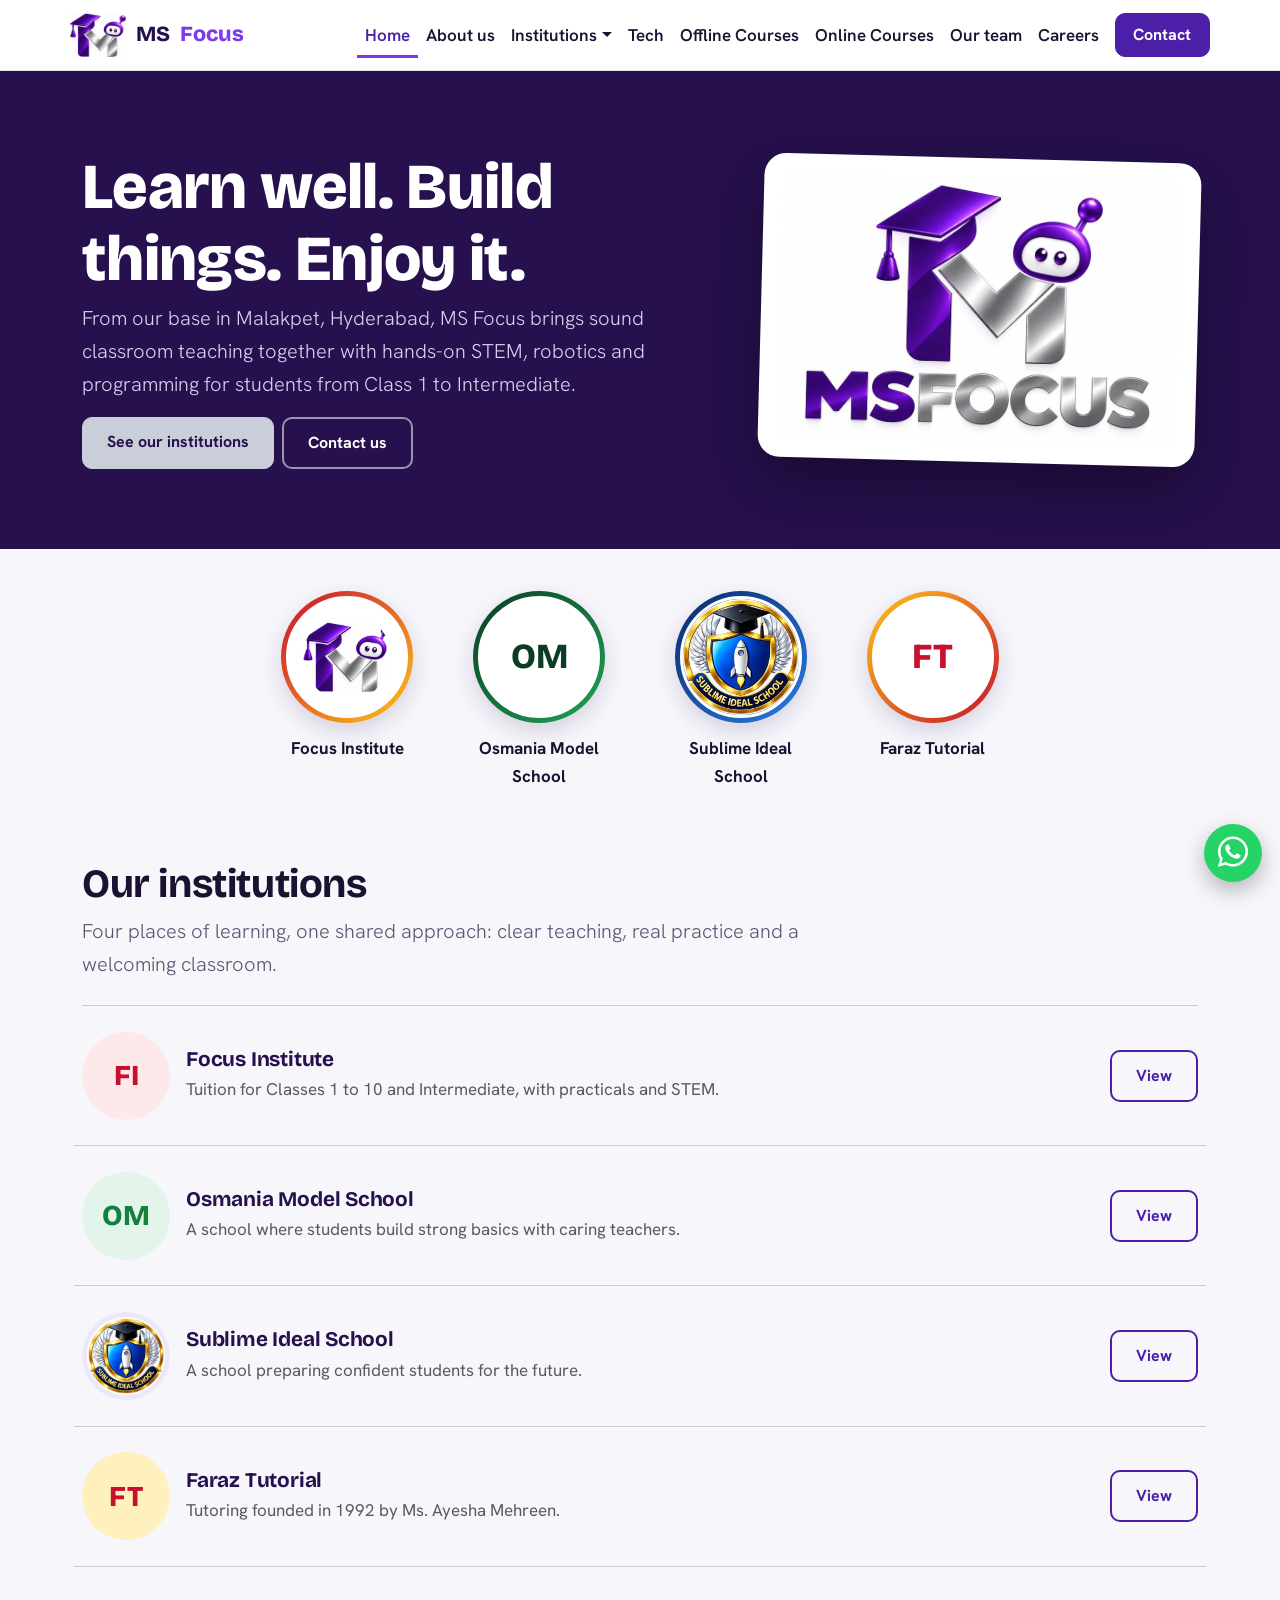
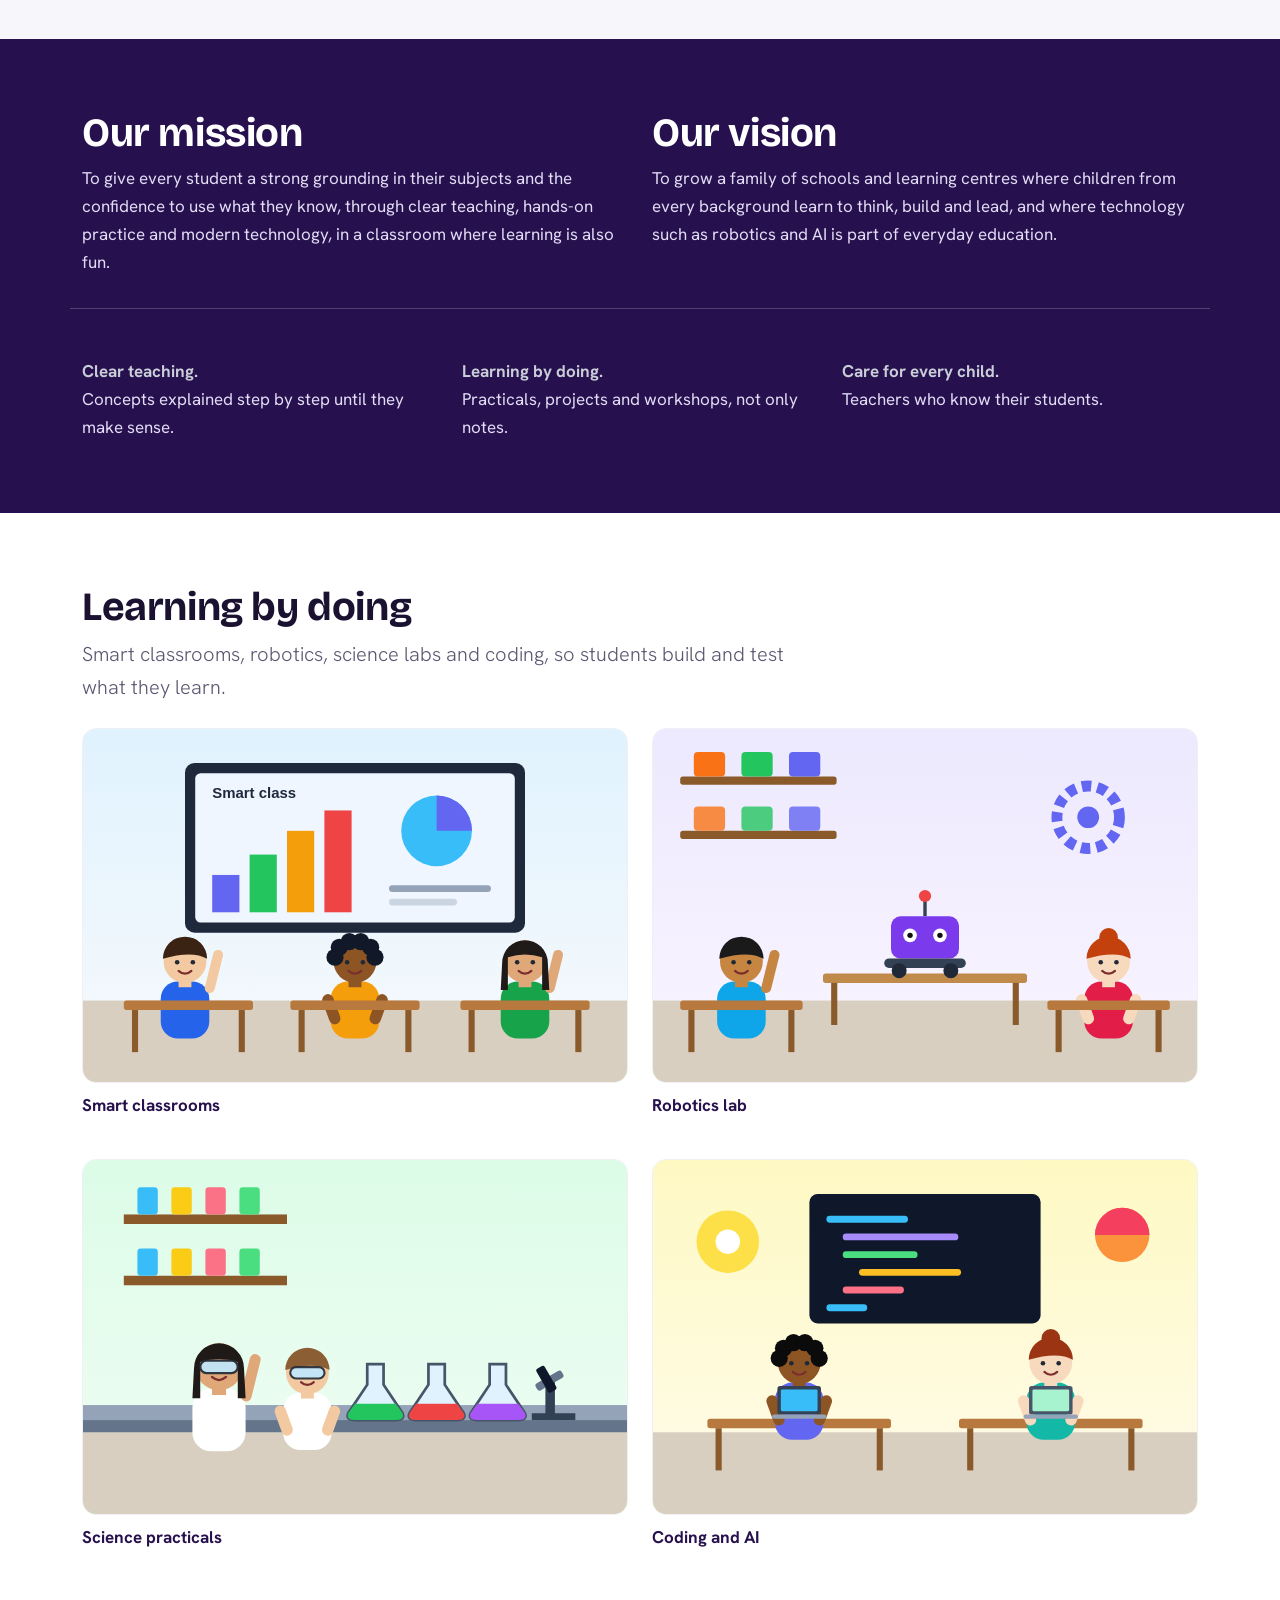
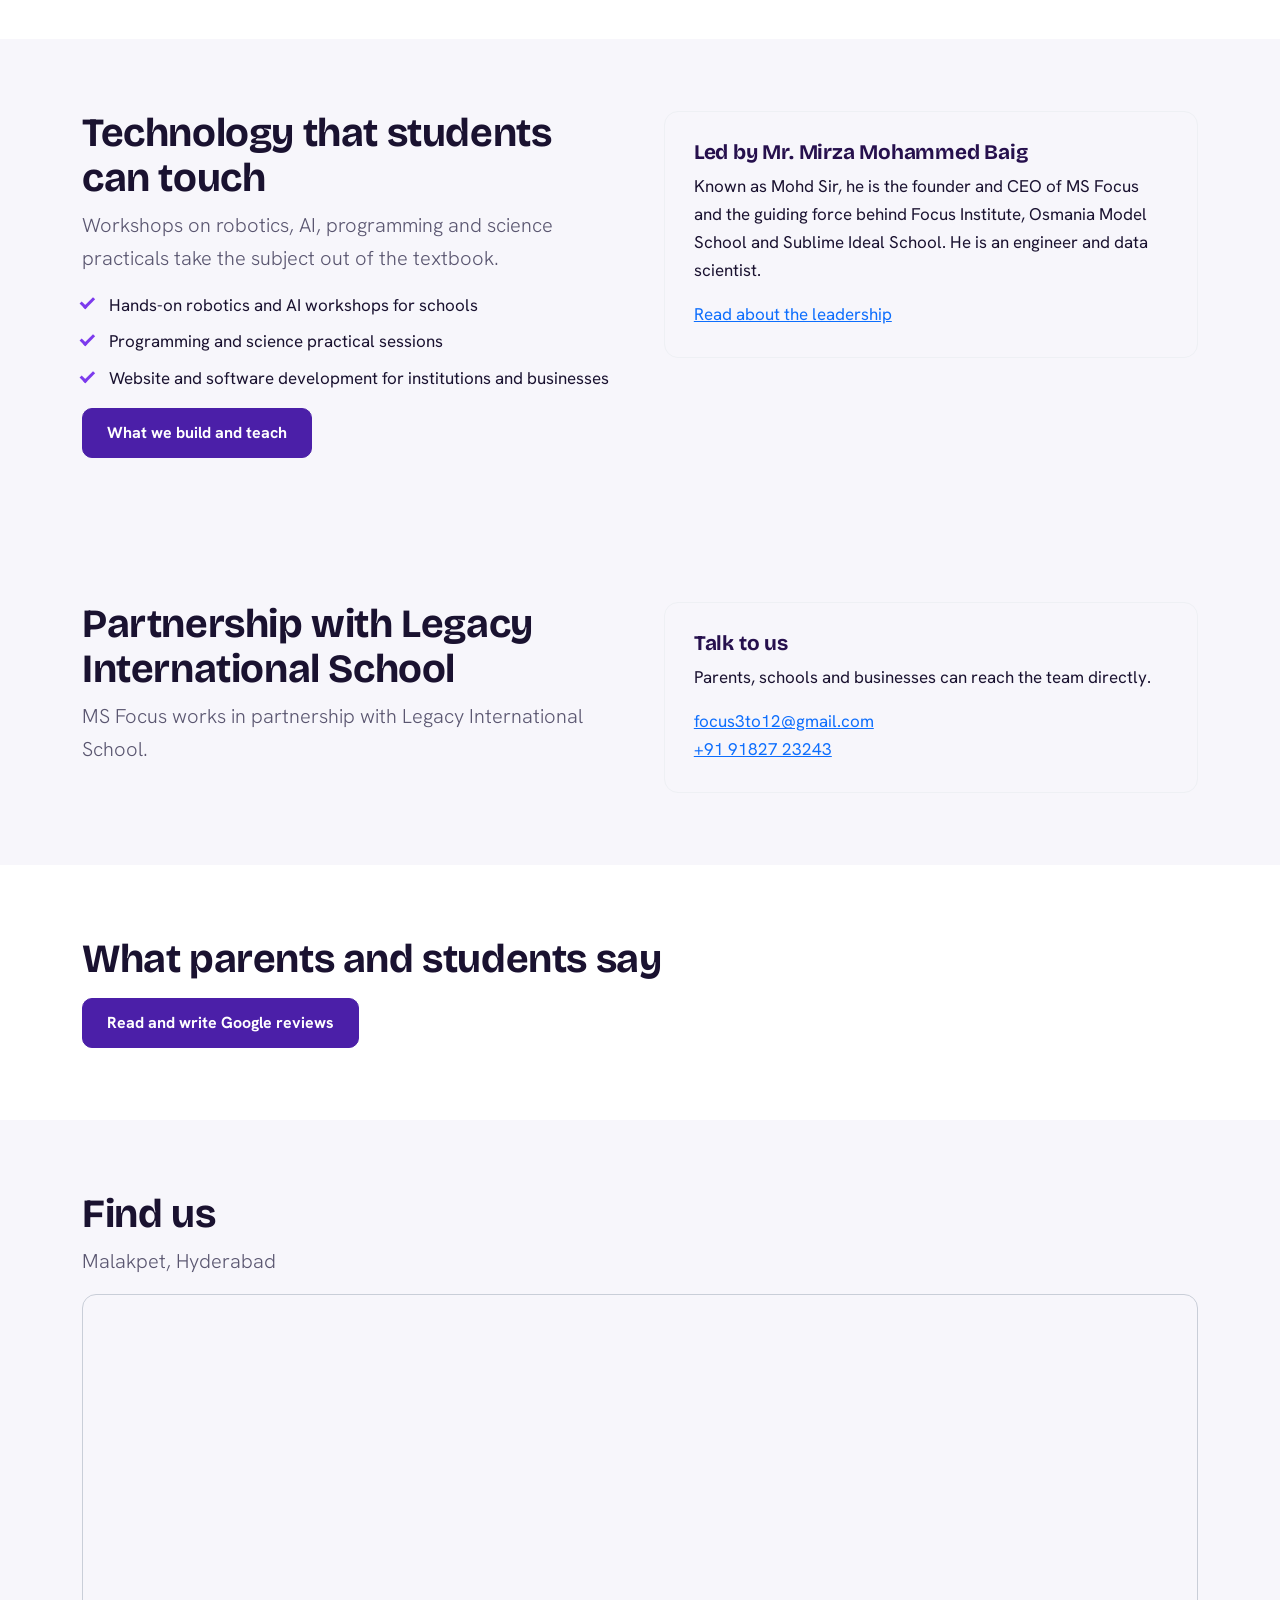
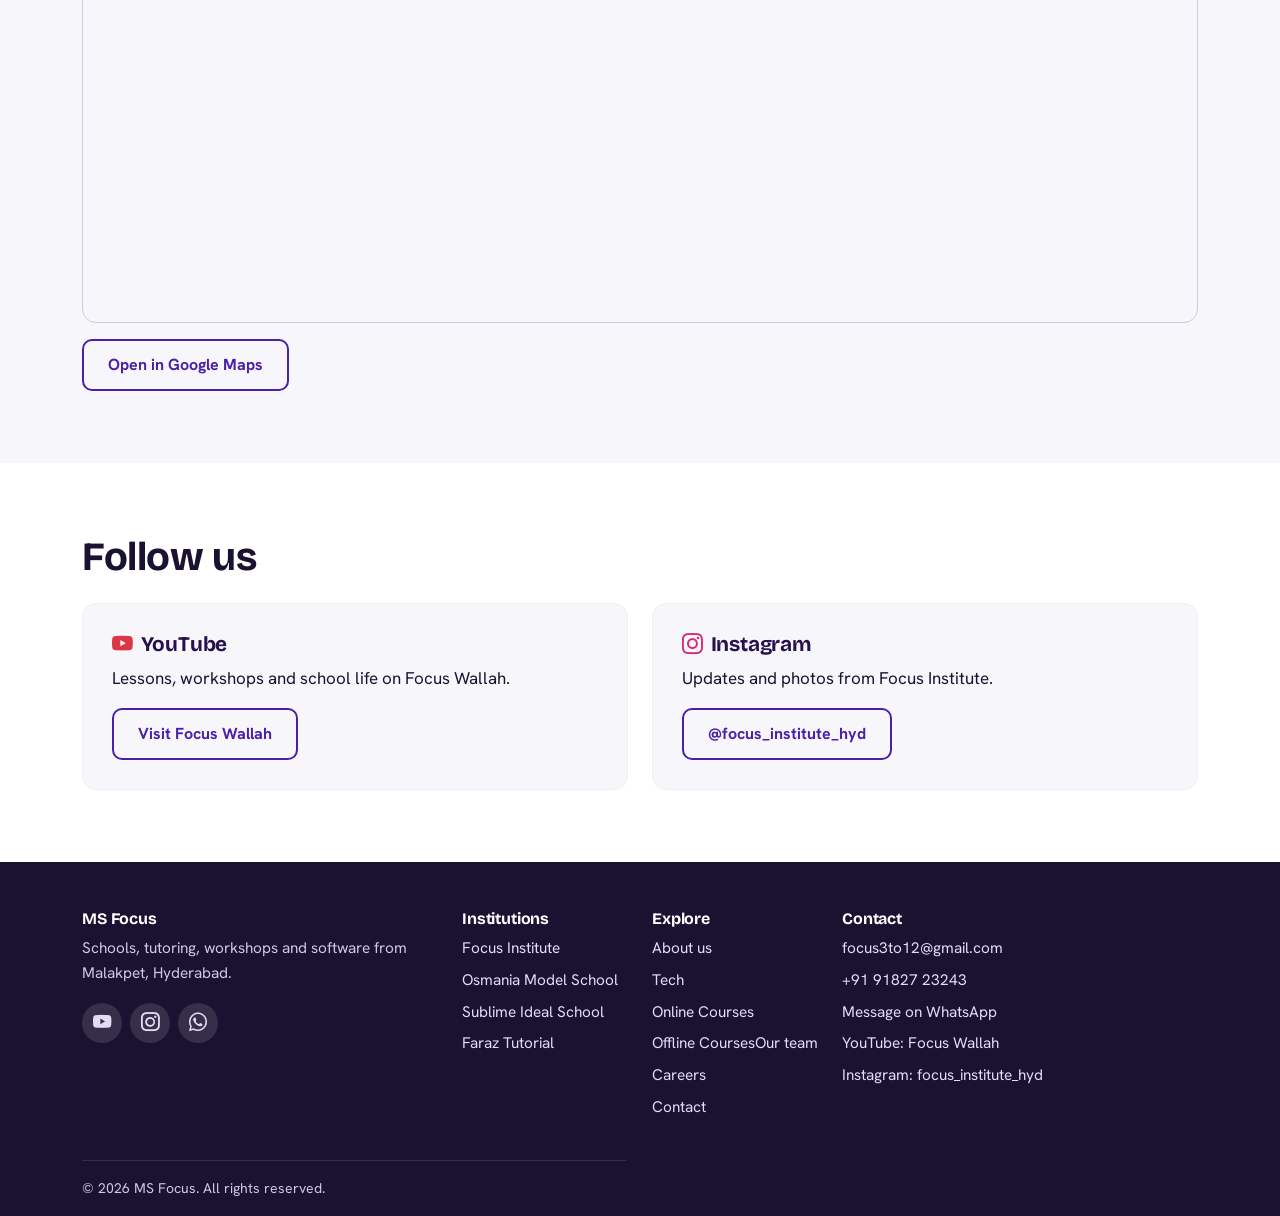
<file: index.html>
<!DOCTYPE html>
<html lang="en">
<head>
<meta charset="UTF-8">
<meta name="viewport" content="width=device-width, initial-scale=1">
<title>MS Focus | Education and technology</title>
<meta name="description" content="MS Focus connects schools, tutoring, workshops and software development under one vision.">
<meta property="og:title" content="MS Focus | Education and technology">
<meta property="og:description" content="MS Focus connects schools, tutoring, workshops and software development under one vision.">
<meta property="og:image" content="https://www.msfocus.in/images/logo/msfocuslogo.jpeg">
<meta property="og:type" content="website">
<link rel="icon" type="image/png" href="images/logo/logo.png">
<link rel="preconnect" href="https://fonts.googleapis.com">
<link rel="preconnect" href="https://fonts.gstatic.com" crossorigin>
<link href="https://fonts.googleapis.com/css2?family=Bricolage+Grotesque:opsz,wght@12..96,600;12..96,700;12..96,800&family=Hanken+Grotesk:wght@400;600;700&display=swap" rel="stylesheet">
<link href="https://cdn.jsdelivr.net/npm/bootstrap@5.3.3/dist/css/bootstrap.min.css" rel="stylesheet">
<link href="https://cdn.jsdelivr.net/npm/bootstrap-icons@1.11.3/font/bootstrap-icons.min.css" rel="stylesheet">
<link rel="stylesheet" href="style.css">
</head>
<body class="">
<a class="skip" href="#main">Skip to content</a>
<header class="sticky-top bg-white border-bottom">
<nav class="navbar navbar-expand-lg container" aria-label="Main">
  <a class="navbar-brand brand" href="index.html"><img src="images/logo/logo.png" alt="" width="56" height="44">MS<span>Focus</span></a>
  <button class="navbar-toggler" type="button" data-bs-toggle="collapse" data-bs-target="#mainNav" aria-controls="mainNav" aria-expanded="false" aria-label="Open navigation menu"><span class="navbar-toggler-icon"></span></button>
  <div class="collapse navbar-collapse" id="mainNav"><ul class="navbar-nav ms-auto align-items-lg-center"><li class="nav-item"><a class="nav-link active" aria-current="page" href="index.html">Home</a></li><li class="nav-item"><a class="nav-link" href="Aboutus.html">About us</a></li><li class="nav-item dropdown"><a class="nav-link dropdown-toggle" href="#" role="button" data-bs-toggle="dropdown" aria-expanded="false">Institutions</a><ul class="dropdown-menu"><li><a class="dropdown-item" href="focusinstitute.html">Focus Institute</a></li><li><a class="dropdown-item" href="osmaniamodelschool.html">Osmania Model School</a></li><li><a class="dropdown-item" href="sublimeidealschool.html">Sublime Ideal School</a></li><li><a class="dropdown-item" href="faraztutorial.html">Faraz Tutorial</a></li></ul></li><li class="nav-item"><a class="nav-link" href="techcompany.html">Tech</a></li><li class="nav-item"><a class="nav-link" href="othercources.html">Offline Courses</a></li><li class="nav-item"><a class="nav-link" href="cources.html">Online Courses</a></li><li class="nav-item"><a class="nav-link" href="ourteachers.html">Our team</a></li><li class="nav-item"><a class="nav-link" href="carriers.html">Careers</a></li><li class="nav-item ms-lg-2"><a class="btn btn-brand" href="contact.html">Contact</a></li></ul></div>
</nav></header>
<main id="main">
<section class="hero"><div class="container"><div class="row g-5 align-items-center">
<div class="col-lg-7"><h1>Learn well. Build things. Enjoy it.</h1><p class="lead">From our base in Malakpet, Hyderabad, MS Focus brings sound classroom teaching together with hands-on STEM, robotics and programming for students from Class 1 to Intermediate.</p>
<div class="d-flex flex-wrap gap-2"><a class="btn btn-accent" href="#institutions">See our institutions</a><a class="btn btn-ghost" href="contact.html">Contact us</a></div></div>
<div class="col-lg-5"><div class="hero-logo"><img class="img-fluid" src="images/logo/msfocuslogo.jpeg" alt="MS Focus logo: a graduation cap on the letter M with a small robot" width="900" height="600"></div></div></div></div></section>
<section class="circles"><div class="container"><ul class="circle-row"><li><a class="circle" href="focusinstitute.html"><span class="disc" style="background:linear-gradient(135deg,#c8102e,#ffc61a)"><img src="images/logo/logo.png" alt="" class="contain" width="120" height="120"></span><span class="cname">Focus Institute</span></a></li><li><a class="circle" href="osmaniamodelschool.html"><span class="disc" style="background:linear-gradient(135deg,#0b3d24,#1fa356)"><span class="ini" style="color:#0b3d24">OM</span></span><span class="cname">Osmania Model School</span></a></li><li><a class="circle" href="sublimeidealschool.html"><span class="disc" style="background:linear-gradient(135deg,#0a2a66,#2b7be4)"><img src="images/logo/sublimelogo.jpeg" alt="" class="cover" width="120" height="120"></span><span class="cname">Sublime Ideal School</span></a></li><li><a class="circle" href="faraztutorial.html"><span class="disc" style="background:linear-gradient(135deg,#ffc61a,#c8102e)"><span class="ini" style="color:#c8102e">FT</span></span><span class="cname">Faraz Tutorial</span></a></li></ul></div></section>
<section class="section" id="institutions"><div class="container"><h2>Our institutions</h2><p class="lead mb-4">Four places of learning, one shared approach: clear teaching, real practice and a welcoming classroom.</p><div class="rows"><div class="inst-row row align-items-center g-3"><div class="col-auto"><div class="mark" style="background:#fde8ea;color:#c8102e">FI</div></div><div class="col"><h3 class="mb-1"><a href="focusinstitute.html">Focus Institute</a></h3><p class="mb-0 text-muted">Tuition for Classes 1 to 10 and Intermediate, with practicals and STEM.</p></div><div class="col-12 col-md-auto"><a class="btn btn-outline-brand" href="focusinstitute.html">View</a></div></div><div class="inst-row row align-items-center g-3"><div class="col-auto"><div class="mark" style="background:#e3f5ea;color:#12803f">OM</div></div><div class="col"><h3 class="mb-1"><a href="osmaniamodelschool.html">Osmania Model School</a></h3><p class="mb-0 text-muted">A school where students build strong basics with caring teachers.</p></div><div class="col-12 col-md-auto"><a class="btn btn-outline-brand" href="osmaniamodelschool.html">View</a></div></div><div class="inst-row row align-items-center g-3"><div class="col-auto"><div class="mark" style=""><img src="images/logo/sublimelogo.jpeg" alt="Sublime Ideal School logo" loading="lazy"></div></div><div class="col"><h3 class="mb-1"><a href="sublimeidealschool.html">Sublime Ideal School</a></h3><p class="mb-0 text-muted">A school preparing confident students for the future.</p></div><div class="col-12 col-md-auto"><a class="btn btn-outline-brand" href="sublimeidealschool.html">View</a></div></div><div class="inst-row row align-items-center g-3"><div class="col-auto"><div class="mark" style="background:#fff1bd;color:#c8102e">FT</div></div><div class="col"><h3 class="mb-1"><a href="faraztutorial.html">Faraz Tutorial</a></h3><p class="mb-0 text-muted">Tutoring founded in 1992 by Ms. Ayesha Mehreen.</p></div><div class="col-12 col-md-auto"><a class="btn btn-outline-brand" href="faraztutorial.html">View</a></div></div></div></div></section>
<section class="mv section"><div class="container"><div class="row g-4">
<div class="col-md-6"><h2>Our mission</h2><p>To give every student a strong grounding in their subjects and the confidence to use what they know, through clear teaching, hands-on practice and modern technology, in a classroom where learning is also fun.</p></div>
<div class="col-md-6"><h2>Our vision</h2><p>To grow a family of schools and learning centres where children from every background learn to think, build and lead, and where technology such as robotics and AI is part of everyday education.</p></div></div>
<div class="row g-4 values mt-3 pt-4"><div class="col-md-4"><strong>Clear teaching.</strong> Concepts explained step by step until they make sense.</div><div class="col-md-4"><strong>Learning by doing.</strong> Practicals, projects and workshops, not only notes.</div><div class="col-md-4"><strong>Care for every child.</strong> Teachers who know their students.</div></div></div></section>
<section class="section section-alt"><div class="container"><h2>Learning by doing</h2><p class="lead mb-4">Smart classrooms, robotics, science labs and coding, so students build and test what they learn.</p><div class="row g-4">
<div class="col-6"><figure class="gallery"><img class="img-fluid" src="images/classroom-smartboard.svg" alt="Students raising their hands in a classroom with a smartboard" loading="lazy"><figcaption>Smart classrooms</figcaption></figure></div><div class="col-6"><figure class="gallery"><img class="img-fluid" src="images/robotics-lab.svg" alt="Students working with a robot in a robotics lab" loading="lazy"><figcaption>Robotics lab</figcaption></figure></div><div class="col-6"><figure class="gallery"><img class="img-fluid" src="images/science-lab.svg" alt="Students in goggles doing a science experiment" loading="lazy"><figcaption>Science practicals</figcaption></figure></div><div class="col-6"><figure class="gallery"><img class="img-fluid" src="images/coding-kids.svg" alt="Students coding on laptops" loading="lazy"><figcaption>Coding and AI</figcaption></figure></div></div></div></section>
<section class="section"><div class="container"><div class="row g-5"><div class="col-lg-6"><h2>Technology that students can touch</h2><p class="lead">Workshops on robotics, AI, programming and science practicals take the subject out of the textbook.</p>
<ul class="ticks"><li>Hands-on robotics and AI workshops for schools</li><li>Programming and science practical sessions</li><li>Website and software development for institutions and businesses</li></ul><a class="btn btn-brand" href="techcompany.html">What we build and teach</a></div>
<div class="col-lg-6"><div class="card"><div class="card-body"><h3>Led by Mr. Mirza Mohammed Baig</h3><p>Known as Mohd Sir, he is the founder and CEO of MS Focus and the guiding force behind Focus Institute, Osmania Model School and Sublime Ideal School. He is an engineer and data scientist.</p><a href="Aboutus.html">Read about the leadership</a></div></div></div></div></div></section>
<section class="section"><div class="container"><div class="row g-5"><div class="col-lg-6"><h2>Partnership with Legacy International School</h2><p class="lead">MS Focus works in partnership with Legacy International School.</p></div>
<div class="col-lg-6"><div class="card"><div class="card-body"><h3>Talk to us</h3><p>Parents, schools and businesses can reach the team directly.</p><p class="mb-0"><a href="mailto:focus3to12@gmail.com">focus3to12@gmail.com</a><br><a href="tel:+919182723243">+91 91827 23243</a></p></div></div></div></div></div></section>
<section class="section section-alt"><div class="container"><h2 class="mb-3">What parents and students say</h2><a class="btn btn-brand" href="https://maps.app.goo.gl/J7Fwi3zBtUcybsMx7" target="_blank" rel="noopener">Read and write Google reviews</a></div></section><section class="section"><div class="container"><h2 class="mb-2">Find us</h2><p class="lead">Malakpet, Hyderabad</p><div class="ratio ratio-16x9 map-wrap"><iframe class="map-frame" src="https://www.google.com/maps/embed?pb=!1m18!1m12!1m3!1d3807.6240637013852!2d78.5021337!3d17.3818136!2m3!1f0!2f0!3f0!3m2!1i1024!2i768!4f13.1!3m3!1m2!1s0x3bcb99644f788645%3A0xda0216db8ea5a4ce!2sFocus%20Institute!5e0!3m2!1sen!2ssa!4v1793375564112!5m2!1sen!2ssa" title="Focus Institute on Google Maps" style="border:0;" allowfullscreen="" loading="lazy" referrerpolicy="strict-origin-when-cross-origin"></iframe></div><a class="btn btn-outline-brand mt-3" href="https://maps.app.goo.gl/J7Fwi3zBtUcybsMx7" target="_blank" rel="noopener">Open in Google Maps</a></div></section><section class="section section-alt"><div class="container"><h2 class="mb-4">Follow us</h2><div class="row g-4">
<div class="col-md-6"><div class="card h-100"><div class="card-body"><h3><i class="bi bi-youtube me-2 text-danger"></i>YouTube</h3><p>Lessons, workshops and school life on Focus Wallah.</p><a class="btn btn-outline-brand" href="https://www.youtube.com/@focuswallah" target="_blank" rel="noopener">Visit Focus Wallah</a></div></div></div>
<div class="col-md-6"><div class="card h-100"><div class="card-body"><h3><i class="bi bi-instagram me-2" style="color:#d62976"></i>Instagram</h3><p>Updates and photos from Focus Institute.</p><a class="btn btn-outline-brand" href="https://www.instagram.com/focus_institute_hyd/" target="_blank" rel="noopener">@focus_institute_hyd</a></div></div></div></div></div></section>
</main>
<footer class="site-footer pt-5 pb-3">
<div class="container"><div class="row g-4">
  <div class="col-lg-4"><h3>MS Focus</h3><p>Schools, tutoring, workshops and software from Malakpet, Hyderabad.</p>
    <div class="d-flex gap-2"><a class="social" href="https://www.youtube.com/@focuswallah" target="_blank" rel="noopener" aria-label="YouTube: Focus Wallah"><i class="bi bi-youtube"></i></a><a class="social" href="https://www.instagram.com/focus_institute_hyd/" target="_blank" rel="noopener" aria-label="Instagram: focus_institute_hyd"><i class="bi bi-instagram"></i></a><a class="social" href="https://wa.me/919182723243" target="_blank" rel="noopener" aria-label="WhatsApp"><i class="bi bi-whatsapp"></i></a></div></div>
  <div class="col-6 col-lg-2"><h3>Institutions</h3><ul class="list-unstyled"><li><a href="focusinstitute.html">Focus Institute</a></li><li><a href="osmaniamodelschool.html">Osmania Model School</a></li><li><a href="sublimeidealschool.html">Sublime Ideal School</a></li><li><a href="faraztutorial.html">Faraz Tutorial</a></li></ul></div>
  <div class="col-6 col-lg-2"><h3>Explore</h3><ul class="list-unstyled"><li><a href="Aboutus.html">About us</a></li><li><a href="techcompany.html">Tech</a></li><li><a href="cources.html">Online Courses</a></li><li><a href="othercources.html">Offline Courses</a></li<li><a href="ourteachers.html">Our team</a></li><li><a href="carriers.html">Careers</a></li><li><a href="contact.html">Contact</a></li></ul></div>
  <div class="col-lg-4"><h3>Contact</h3><ul class="list-unstyled">
    <li><a href="mailto:focus3to12@gmail.com">focus3to12@gmail.com</a></li>
    <li><a href="tel:+919182723243">+91 91827 23243</a></li>
    <li><a href="https://wa.me/919182723243">Message on WhatsApp</a></li>
    <li><a href="https://www.youtube.com/@focuswallah" target="_blank" rel="noopener">YouTube: Focus Wallah</a></li>
    <li><a href="https://www.instagram.com/focus_institute_hyd/" target="_blank" rel="noopener">Instagram: focus_institute_hyd</a></li></ul></div>
</div><p class="copy mt-4 pt-3 mb-0">&copy; <span class="year">2026</span> MS Focus. All rights reserved.</p></div></footer>
<a class="wa-float" href="https://wa.me/919182723243?text=Hello%20MS%20Focus" target="_blank" rel="noopener" aria-label="Chat with us on WhatsApp"><i class="bi bi-whatsapp"></i></a>
<script src="https://cdn.jsdelivr.net/npm/bootstrap@5.3.3/dist/js/bootstrap.bundle.min.js"></script>
<script src="script.js"></script>
</body>
</html>
</file>
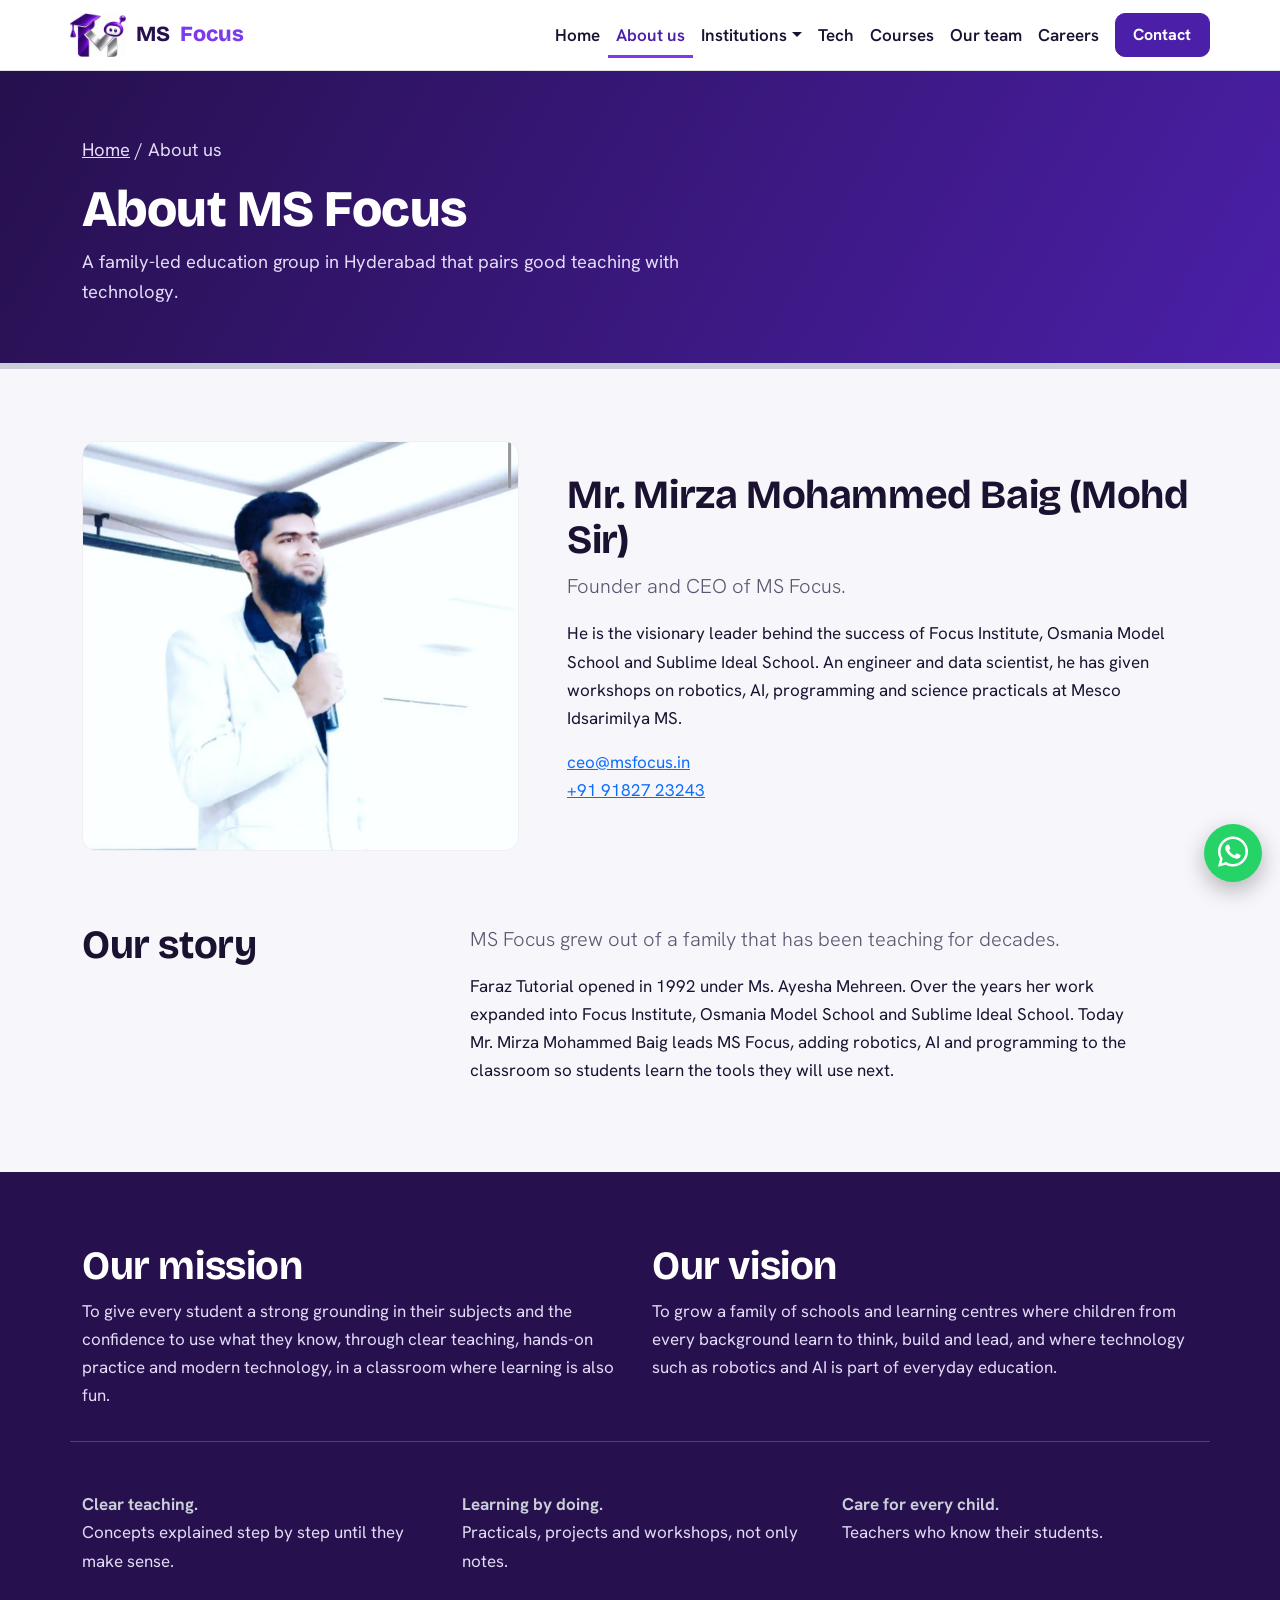
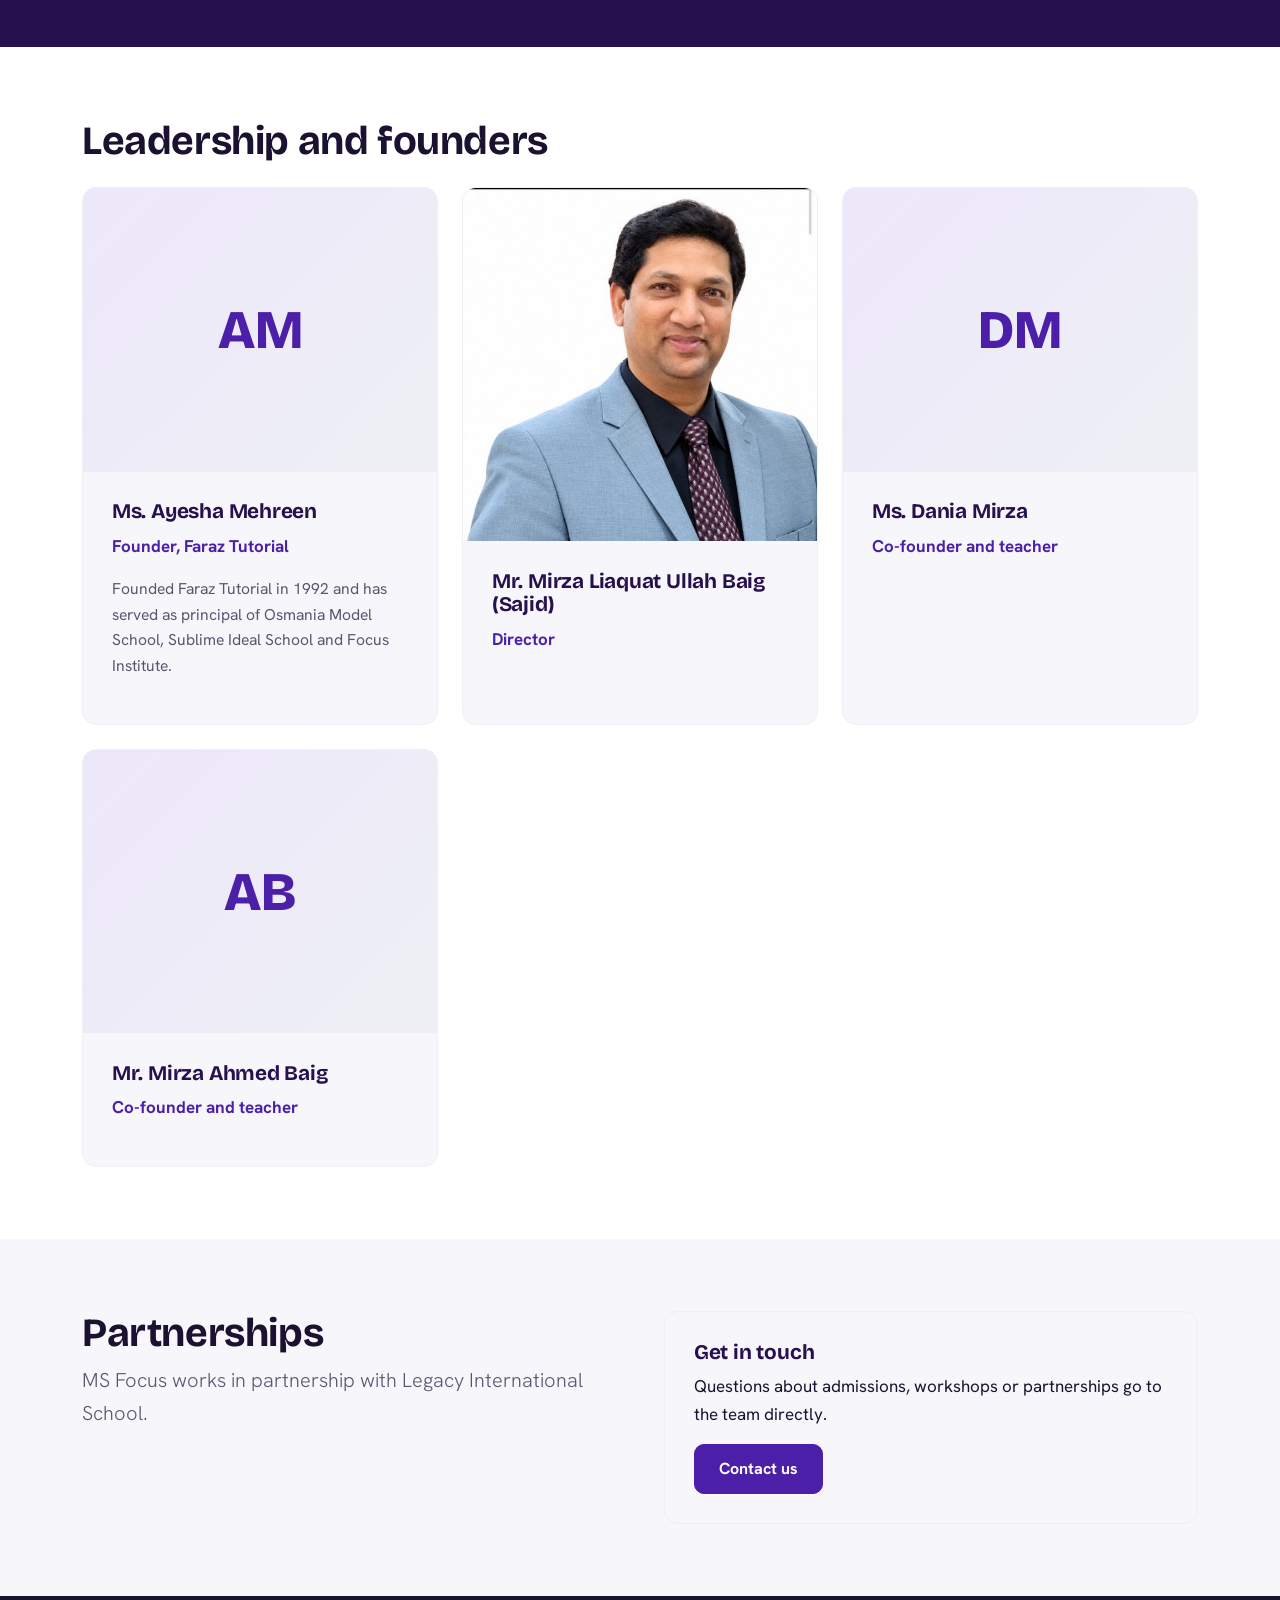
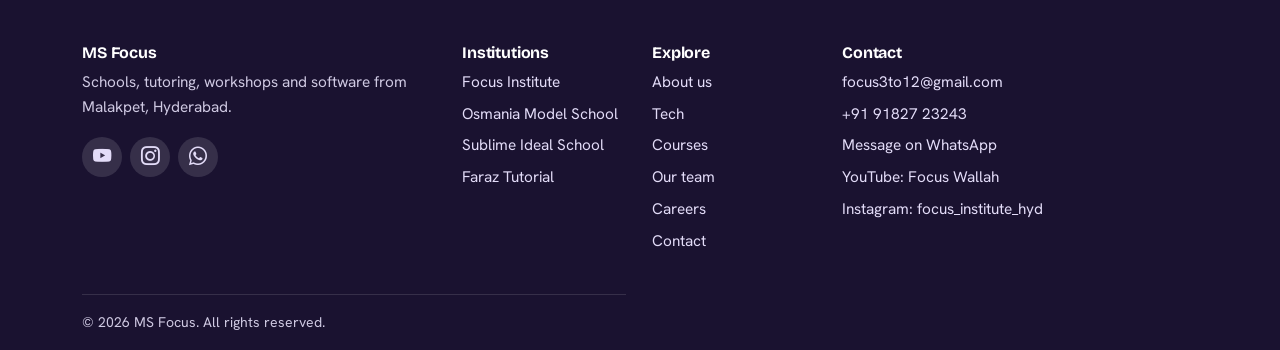
<file: Aboutus.html>
<!DOCTYPE html>
<html lang="en">
<head>
<meta charset="UTF-8">
<meta name="viewport" content="width=device-width, initial-scale=1">
<title>About us | MS Focus</title>
<meta name="description" content="Meet the founders and leaders behind MS Focus, Focus Institute, Osmania Model School, Sublime Ideal School and Faraz Tutorial.">
<meta property="og:title" content="About us | MS Focus">
<meta property="og:description" content="Meet the founders and leaders behind MS Focus, Focus Institute, Osmania Model School, Sublime Ideal School and Faraz Tutorial.">
<meta property="og:image" content="https://www.msfocus.in/images/logo/msfocuslogo.jpeg">
<meta property="og:type" content="website">
<link rel="icon" type="image/png" href="images/logo/logo.png">
<link rel="preconnect" href="https://fonts.googleapis.com">
<link rel="preconnect" href="https://fonts.gstatic.com" crossorigin>
<link href="https://fonts.googleapis.com/css2?family=Bricolage+Grotesque:opsz,wght@12..96,600;12..96,700;12..96,800&family=Hanken+Grotesk:wght@400;600;700&display=swap" rel="stylesheet">
<link href="https://cdn.jsdelivr.net/npm/bootstrap@5.3.3/dist/css/bootstrap.min.css" rel="stylesheet">
<link href="https://cdn.jsdelivr.net/npm/bootstrap-icons@1.11.3/font/bootstrap-icons.min.css" rel="stylesheet">
<link rel="stylesheet" href="style.css">
</head>
<body class="">
<a class="skip" href="#main">Skip to content</a>
<header class="sticky-top bg-white border-bottom">
<nav class="navbar navbar-expand-lg container" aria-label="Main">
  <a class="navbar-brand brand" href="index.html"><img src="images/logo/logo.png" alt="" width="56" height="44">MS<span>Focus</span></a>
  <button class="navbar-toggler" type="button" data-bs-toggle="collapse" data-bs-target="#mainNav" aria-controls="mainNav" aria-expanded="false" aria-label="Open navigation menu"><span class="navbar-toggler-icon"></span></button>
  <div class="collapse navbar-collapse" id="mainNav"><ul class="navbar-nav ms-auto align-items-lg-center"><li class="nav-item"><a class="nav-link" href="index.html">Home</a></li><li class="nav-item"><a class="nav-link active" aria-current="page" href="Aboutus.html">About us</a></li><li class="nav-item dropdown"><a class="nav-link dropdown-toggle" href="#" role="button" data-bs-toggle="dropdown" aria-expanded="false">Institutions</a><ul class="dropdown-menu"><li><a class="dropdown-item" href="focusinstitute.html">Focus Institute</a></li><li><a class="dropdown-item" href="osmaniamodelschool.html">Osmania Model School</a></li><li><a class="dropdown-item" href="sublimeidealschool.html">Sublime Ideal School</a></li><li><a class="dropdown-item" href="faraztutorial.html">Faraz Tutorial</a></li></ul></li><li class="nav-item"><a class="nav-link" href="techcompany.html">Tech</a></li><li class="nav-item"><a class="nav-link" href="othercources.html">Courses</a></li><li class="nav-item"><a class="nav-link" href="ourteachers.html">Our team</a></li><li class="nav-item"><a class="nav-link" href="carriers.html">Careers</a></li><li class="nav-item ms-lg-2"><a class="btn btn-brand" href="contact.html">Contact</a></li></ul></div>
</nav></header>
<main id="main">
<section class="page-hero"><div class="container"><p class="crumbs"><a href="index.html">Home</a> / About us</p><h1>About MS Focus</h1><p class="mb-0">A family-led education group in Hyderabad that pairs good teaching with technology.</p></div></section>
<section class="section"><div class="container"><div class="row g-5 align-items-center">
<div class="col-md-5"><div class="card person"><div class="photo"><img src="images/logo/mohdsirfocus.jpeg" alt="Mr. Mirza Mohammed Baig speaking at an event" width="640" height="601"></div></div></div>
<div class="col-md-7"><h2>Mr. Mirza Mohammed Baig (Mohd Sir)</h2><p class="lead">Founder and CEO of MS Focus.</p><p>He is the visionary leader behind the success of Focus Institute, Osmania Model School and Sublime Ideal School. An engineer and data scientist, he has given workshops on robotics, AI, programming and science practicals at Mesco Idsarimilya MS.</p><p><a href="mailto:ceo@msfocus.in">ceo@msfocus.in</a><br><a href="tel:+919182723243">+91 91827 23243</a></p></div></div></div></section>
<section class="section pt-0"><div class="container"><div class="row g-5"><div class="col-lg-4"><h2>Our story</h2></div><div class="col-lg-8"><p class="lead">MS Focus grew out of a family that has been teaching for decades.</p><p>Faraz Tutorial opened in 1992 under Ms. Ayesha Mehreen. Over the years her work expanded into Focus Institute, Osmania Model School and Sublime Ideal School. Today Mr. Mirza Mohammed Baig leads MS Focus, adding robotics, AI and programming to the classroom so students learn the tools they will use next.</p></div></div></div></section>
<section class="mv section"><div class="container"><div class="row g-4">
<div class="col-md-6"><h2>Our mission</h2><p>To give every student a strong grounding in their subjects and the confidence to use what they know, through clear teaching, hands-on practice and modern technology, in a classroom where learning is also fun.</p></div>
<div class="col-md-6"><h2>Our vision</h2><p>To grow a family of schools and learning centres where children from every background learn to think, build and lead, and where technology such as robotics and AI is part of everyday education.</p></div></div>
<div class="row g-4 values mt-3 pt-4"><div class="col-md-4"><strong>Clear teaching.</strong> Concepts explained step by step until they make sense.</div><div class="col-md-4"><strong>Learning by doing.</strong> Practicals, projects and workshops, not only notes.</div><div class="col-md-4"><strong>Care for every child.</strong> Teachers who know their students.</div></div></div></section>
<section class="section section-alt"><div class="container"><h2 class="mb-4">Leadership and founders</h2><div class="row g-4">
<div class="col-md-6 col-lg-4"><article class="card person h-100"><div class="initials" aria-hidden="true">AM</div><div class="card-body"><h3>Ms. Ayesha Mehreen</h3><p class="role">Founder, Faraz Tutorial</p><p>Founded Faraz Tutorial in 1992 and has served as principal of Osmania Model School, Sublime Ideal School and Focus Institute.</p></div></article></div>
<div class="col-md-6 col-lg-4"><article class="card person h-100"><div class="photo"><img src="images/logo/Mirza_Liaquat_Ullah_Baig.jpeg" alt="Mr. Mirza Liaquat Ullah Baig" width="640" height="638" loading="lazy"></div><div class="card-body"><h3>Mr. Mirza Liaquat Ullah Baig (Sajid)</h3><p class="role">Director</p></div></article></div>
<div class="col-md-6 col-lg-4"><article class="card person h-100"><div class="initials" aria-hidden="true">DM</div><div class="card-body"><h3>Ms. Dania Mirza</h3><p class="role">Co-founder and teacher</p></div></article></div>
<div class="col-md-6 col-lg-4"><article class="card person h-100"><div class="initials" aria-hidden="true">AB</div><div class="card-body"><h3>Mr. Mirza Ahmed Baig</h3><p class="role">Co-founder and teacher</p></div></article></div></div></div></section>
<section class="section"><div class="container"><div class="row g-5"><div class="col-lg-6"><h2>Partnerships</h2><p class="lead">MS Focus works in partnership with Legacy International School.</p></div>
<div class="col-lg-6"><div class="card"><div class="card-body"><h3>Get in touch</h3><p>Questions about admissions, workshops or partnerships go to the team directly.</p><a class="btn btn-brand" href="contact.html">Contact us</a></div></div></div></div></div></section>
</main>
<footer class="site-footer pt-5 pb-3">
<div class="container"><div class="row g-4">
  <div class="col-lg-4"><h3>MS Focus</h3><p>Schools, tutoring, workshops and software from Malakpet, Hyderabad.</p>
    <div class="d-flex gap-2"><a class="social" href="https://www.youtube.com/@focuswallah" target="_blank" rel="noopener" aria-label="YouTube: Focus Wallah"><i class="bi bi-youtube"></i></a><a class="social" href="https://www.instagram.com/focus_institute_hyd/" target="_blank" rel="noopener" aria-label="Instagram: focus_institute_hyd"><i class="bi bi-instagram"></i></a><a class="social" href="https://wa.me/919182723243" target="_blank" rel="noopener" aria-label="WhatsApp"><i class="bi bi-whatsapp"></i></a></div></div>
  <div class="col-6 col-lg-2"><h3>Institutions</h3><ul class="list-unstyled"><li><a href="focusinstitute.html">Focus Institute</a></li><li><a href="osmaniamodelschool.html">Osmania Model School</a></li><li><a href="sublimeidealschool.html">Sublime Ideal School</a></li><li><a href="faraztutorial.html">Faraz Tutorial</a></li></ul></div>
  <div class="col-6 col-lg-2"><h3>Explore</h3><ul class="list-unstyled"><li><a href="Aboutus.html">About us</a></li><li><a href="techcompany.html">Tech</a></li><li><a href="othercources.html">Courses</a></li><li><a href="ourteachers.html">Our team</a></li><li><a href="carriers.html">Careers</a></li><li><a href="contact.html">Contact</a></li></ul></div>
  <div class="col-lg-4"><h3>Contact</h3><ul class="list-unstyled">
    <li><a href="mailto:focus3to12@gmail.com">focus3to12@gmail.com</a></li>
    <li><a href="tel:+919182723243">+91 91827 23243</a></li>
    <li><a href="https://wa.me/919182723243">Message on WhatsApp</a></li>
    <li><a href="https://www.youtube.com/@focuswallah" target="_blank" rel="noopener">YouTube: Focus Wallah</a></li>
    <li><a href="https://www.instagram.com/focus_institute_hyd/" target="_blank" rel="noopener">Instagram: focus_institute_hyd</a></li></ul></div>
</div><p class="copy mt-4 pt-3 mb-0">&copy; <span class="year">2026</span> MS Focus. All rights reserved.</p></div></footer>
<a class="wa-float" href="https://wa.me/919182723243?text=Hello%20MS%20Focus" target="_blank" rel="noopener" aria-label="Chat with us on WhatsApp"><i class="bi bi-whatsapp"></i></a>
<script src="https://cdn.jsdelivr.net/npm/bootstrap@5.3.3/dist/js/bootstrap.bundle.min.js"></script>
<script src="script.js"></script>
</body>
</html>
</file>
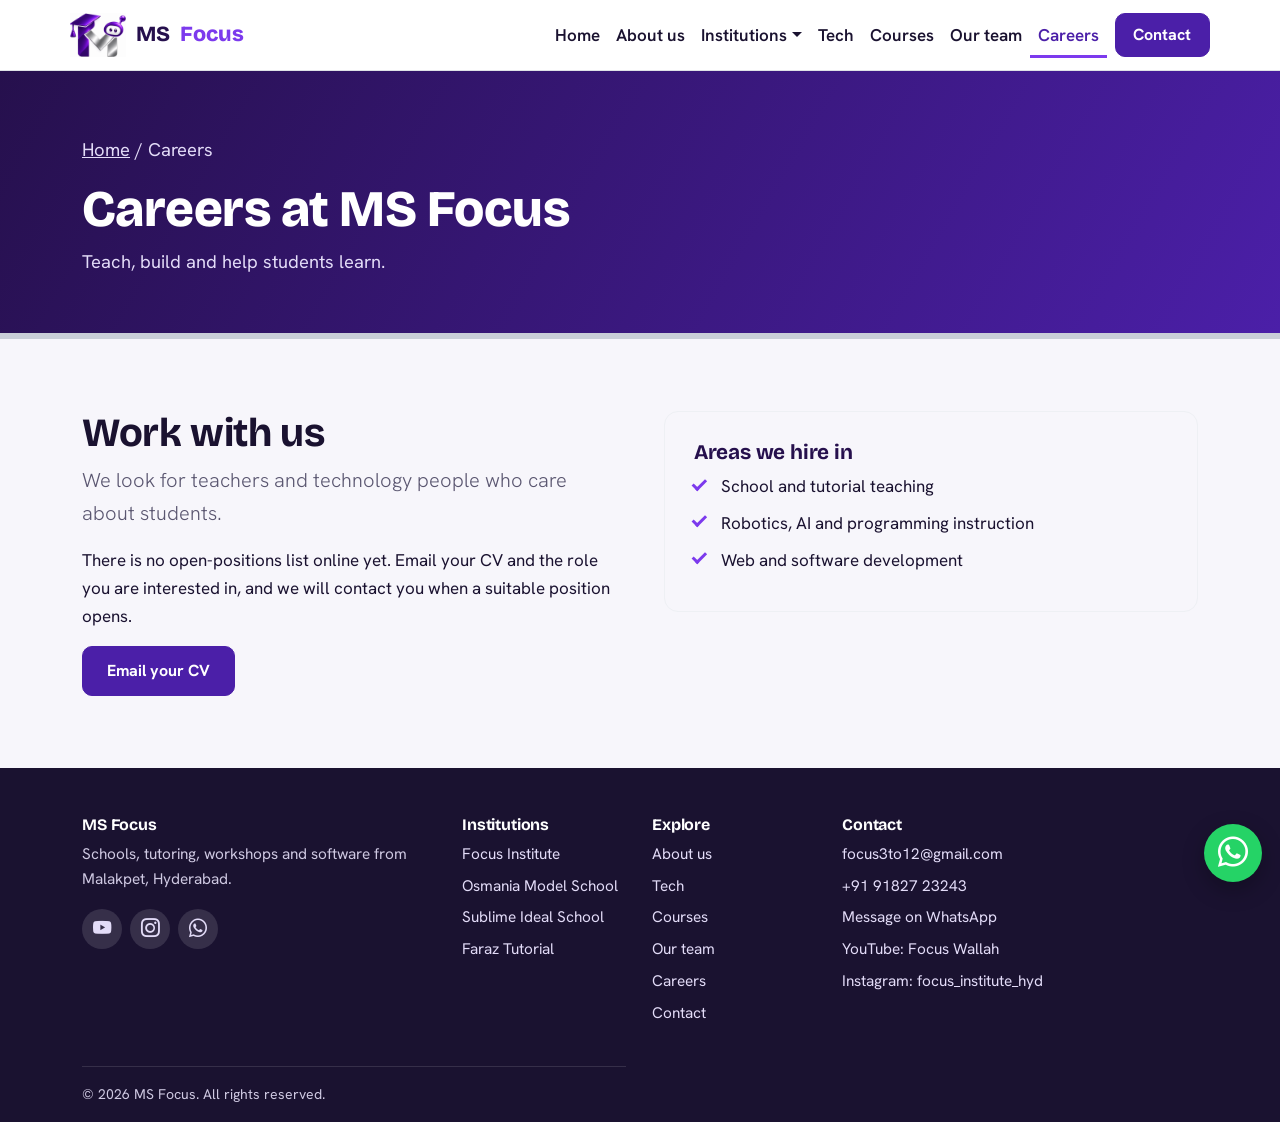
<file: carriers.html>
<!DOCTYPE html>
<html lang="en">
<head>
<meta charset="UTF-8">
<meta name="viewport" content="width=device-width, initial-scale=1">
<title>Careers | MS Focus</title>
<meta name="description" content="Teaching and technology careers at MS Focus.">
<meta property="og:title" content="Careers | MS Focus">
<meta property="og:description" content="Teaching and technology careers at MS Focus.">
<meta property="og:image" content="https://www.msfocus.in/images/logo/msfocuslogo.jpeg">
<meta property="og:type" content="website">
<link rel="icon" type="image/png" href="images/logo/logo.png">
<link rel="preconnect" href="https://fonts.googleapis.com">
<link rel="preconnect" href="https://fonts.gstatic.com" crossorigin>
<link href="https://fonts.googleapis.com/css2?family=Bricolage+Grotesque:opsz,wght@12..96,600;12..96,700;12..96,800&family=Hanken+Grotesk:wght@400;600;700&display=swap" rel="stylesheet">
<link href="https://cdn.jsdelivr.net/npm/bootstrap@5.3.3/dist/css/bootstrap.min.css" rel="stylesheet">
<link href="https://cdn.jsdelivr.net/npm/bootstrap-icons@1.11.3/font/bootstrap-icons.min.css" rel="stylesheet">
<link rel="stylesheet" href="style.css">
</head>
<body class="">
<a class="skip" href="#main">Skip to content</a>
<header class="sticky-top bg-white border-bottom">
<nav class="navbar navbar-expand-lg container" aria-label="Main">
  <a class="navbar-brand brand" href="index.html"><img src="images/logo/logo.png" alt="" width="56" height="44">MS<span>Focus</span></a>
  <button class="navbar-toggler" type="button" data-bs-toggle="collapse" data-bs-target="#mainNav" aria-controls="mainNav" aria-expanded="false" aria-label="Open navigation menu"><span class="navbar-toggler-icon"></span></button>
  <div class="collapse navbar-collapse" id="mainNav"><ul class="navbar-nav ms-auto align-items-lg-center"><li class="nav-item"><a class="nav-link" href="index.html">Home</a></li><li class="nav-item"><a class="nav-link" href="Aboutus.html">About us</a></li><li class="nav-item dropdown"><a class="nav-link dropdown-toggle" href="#" role="button" data-bs-toggle="dropdown" aria-expanded="false">Institutions</a><ul class="dropdown-menu"><li><a class="dropdown-item" href="focusinstitute.html">Focus Institute</a></li><li><a class="dropdown-item" href="osmaniamodelschool.html">Osmania Model School</a></li><li><a class="dropdown-item" href="sublimeidealschool.html">Sublime Ideal School</a></li><li><a class="dropdown-item" href="faraztutorial.html">Faraz Tutorial</a></li></ul></li><li class="nav-item"><a class="nav-link" href="techcompany.html">Tech</a></li><li class="nav-item"><a class="nav-link" href="othercources.html">Courses</a></li><li class="nav-item"><a class="nav-link" href="ourteachers.html">Our team</a></li><li class="nav-item"><a class="nav-link active" aria-current="page" href="carriers.html">Careers</a></li><li class="nav-item ms-lg-2"><a class="btn btn-brand" href="contact.html">Contact</a></li></ul></div>
</nav></header>
<main id="main">
<section class="page-hero"><div class="container"><p class="crumbs"><a href="index.html">Home</a> / Careers</p><h1>Careers at MS Focus</h1><p class="mb-0">Teach, build and help students learn.</p></div></section><section class="section"><div class="container"><div class="row g-5"><div class="col-lg-6"><h2>Work with us</h2><p class="lead">We look for teachers and technology people who care about students.</p><p>There is no open-positions list online yet. Email your CV and the role you are interested in, and we will contact you when a suitable position opens.</p><a class="btn btn-brand" href="mailto:focus3to12@gmail.com?subject=Careers%20at%20MS%20Focus">Email your CV</a></div>
<div class="col-lg-6"><div class="card"><div class="card-body"><h3>Areas we hire in</h3><ul class="ticks mb-0"><li>School and tutorial teaching</li><li>Robotics, AI and programming instruction</li><li>Web and software development</li></ul></div></div></div></div></div></section>
</main>
<footer class="site-footer pt-5 pb-3">
<div class="container"><div class="row g-4">
  <div class="col-lg-4"><h3>MS Focus</h3><p>Schools, tutoring, workshops and software from Malakpet, Hyderabad.</p>
    <div class="d-flex gap-2"><a class="social" href="https://www.youtube.com/@focuswallah" target="_blank" rel="noopener" aria-label="YouTube: Focus Wallah"><i class="bi bi-youtube"></i></a><a class="social" href="https://www.instagram.com/focus_institute_hyd/" target="_blank" rel="noopener" aria-label="Instagram: focus_institute_hyd"><i class="bi bi-instagram"></i></a><a class="social" href="https://wa.me/919182723243" target="_blank" rel="noopener" aria-label="WhatsApp"><i class="bi bi-whatsapp"></i></a></div></div>
  <div class="col-6 col-lg-2"><h3>Institutions</h3><ul class="list-unstyled"><li><a href="focusinstitute.html">Focus Institute</a></li><li><a href="osmaniamodelschool.html">Osmania Model School</a></li><li><a href="sublimeidealschool.html">Sublime Ideal School</a></li><li><a href="faraztutorial.html">Faraz Tutorial</a></li></ul></div>
  <div class="col-6 col-lg-2"><h3>Explore</h3><ul class="list-unstyled"><li><a href="Aboutus.html">About us</a></li><li><a href="techcompany.html">Tech</a></li><li><a href="othercources.html">Courses</a></li><li><a href="ourteachers.html">Our team</a></li><li><a href="carriers.html">Careers</a></li><li><a href="contact.html">Contact</a></li></ul></div>
  <div class="col-lg-4"><h3>Contact</h3><ul class="list-unstyled">
    <li><a href="mailto:focus3to12@gmail.com">focus3to12@gmail.com</a></li>
    <li><a href="tel:+919182723243">+91 91827 23243</a></li>
    <li><a href="https://wa.me/919182723243">Message on WhatsApp</a></li>
    <li><a href="https://www.youtube.com/@focuswallah" target="_blank" rel="noopener">YouTube: Focus Wallah</a></li>
    <li><a href="https://www.instagram.com/focus_institute_hyd/" target="_blank" rel="noopener">Instagram: focus_institute_hyd</a></li></ul></div>
</div><p class="copy mt-4 pt-3 mb-0">&copy; <span class="year">2026</span> MS Focus. All rights reserved.</p></div></footer>
<a class="wa-float" href="https://wa.me/919182723243?text=Hello%20MS%20Focus" target="_blank" rel="noopener" aria-label="Chat with us on WhatsApp"><i class="bi bi-whatsapp"></i></a>
<script src="https://cdn.jsdelivr.net/npm/bootstrap@5.3.3/dist/js/bootstrap.bundle.min.js"></script>
<script src="script.js"></script>
</body>
</html>
</file>
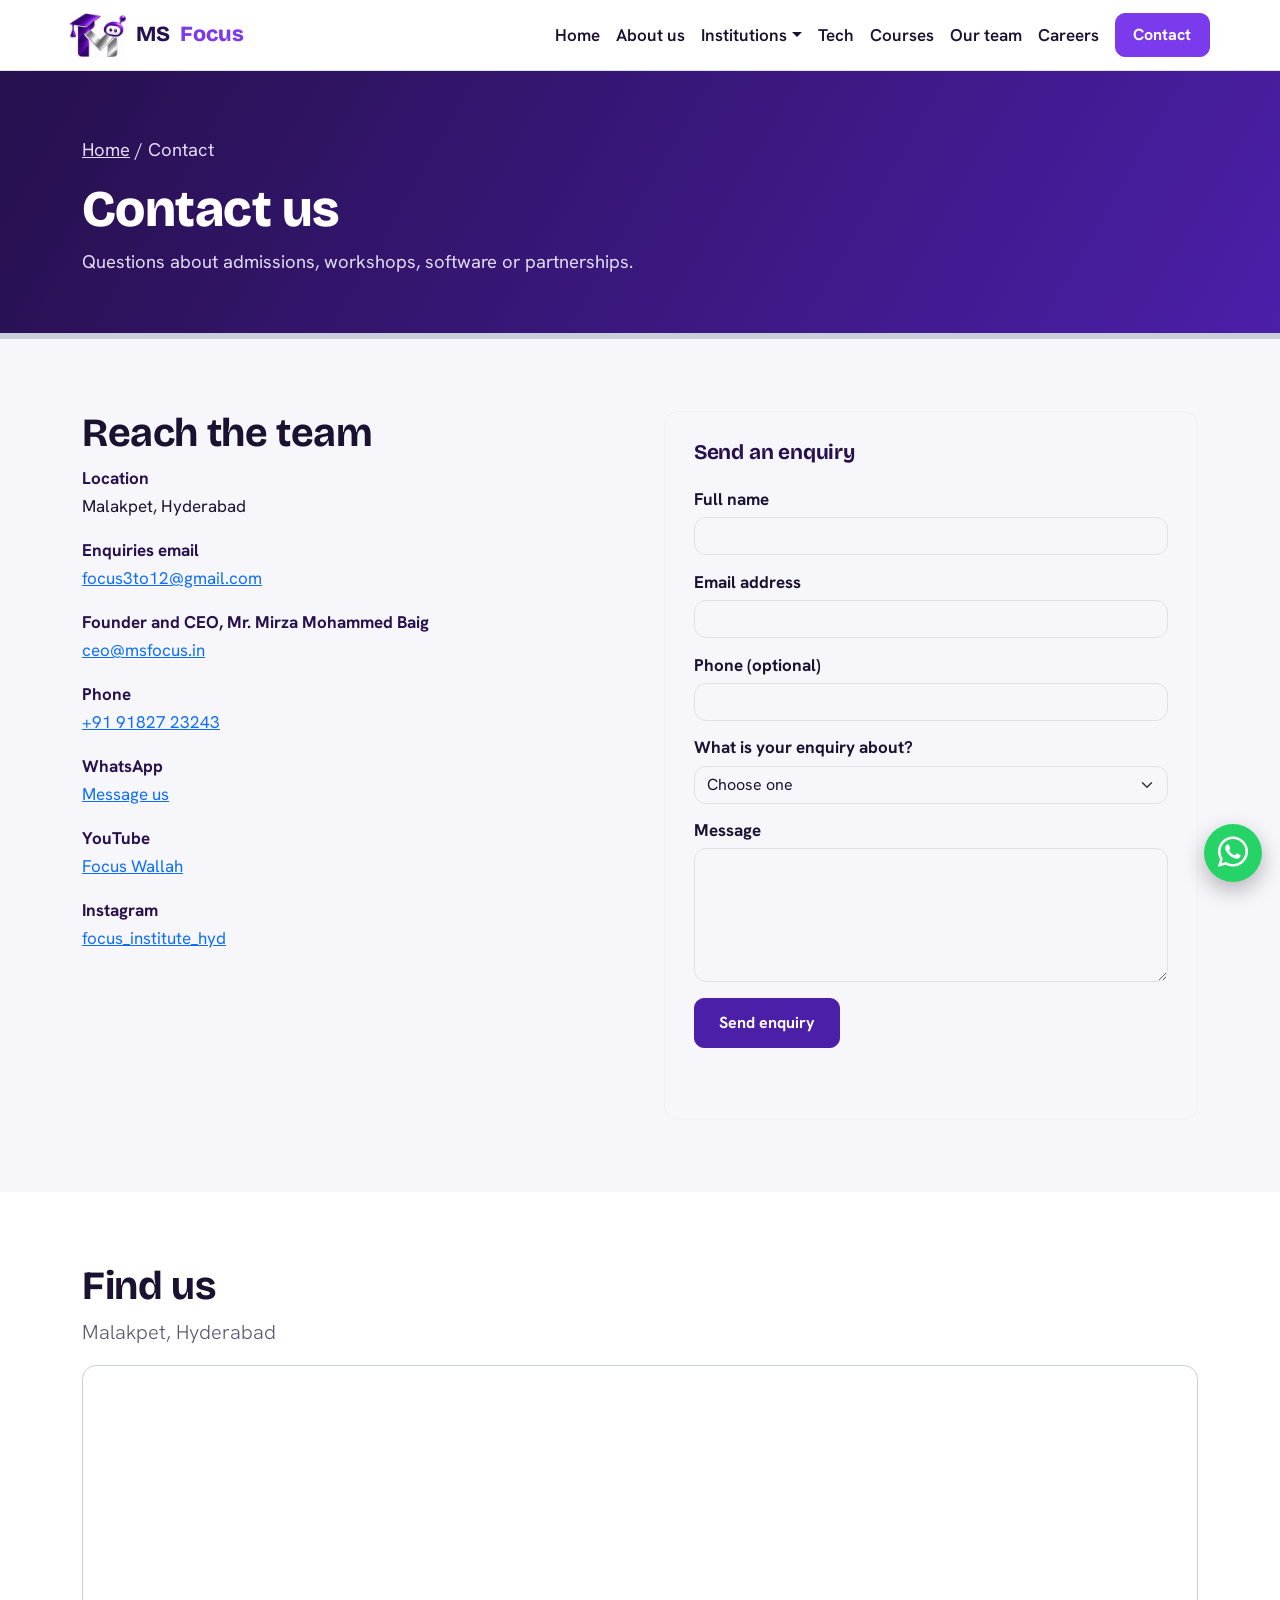
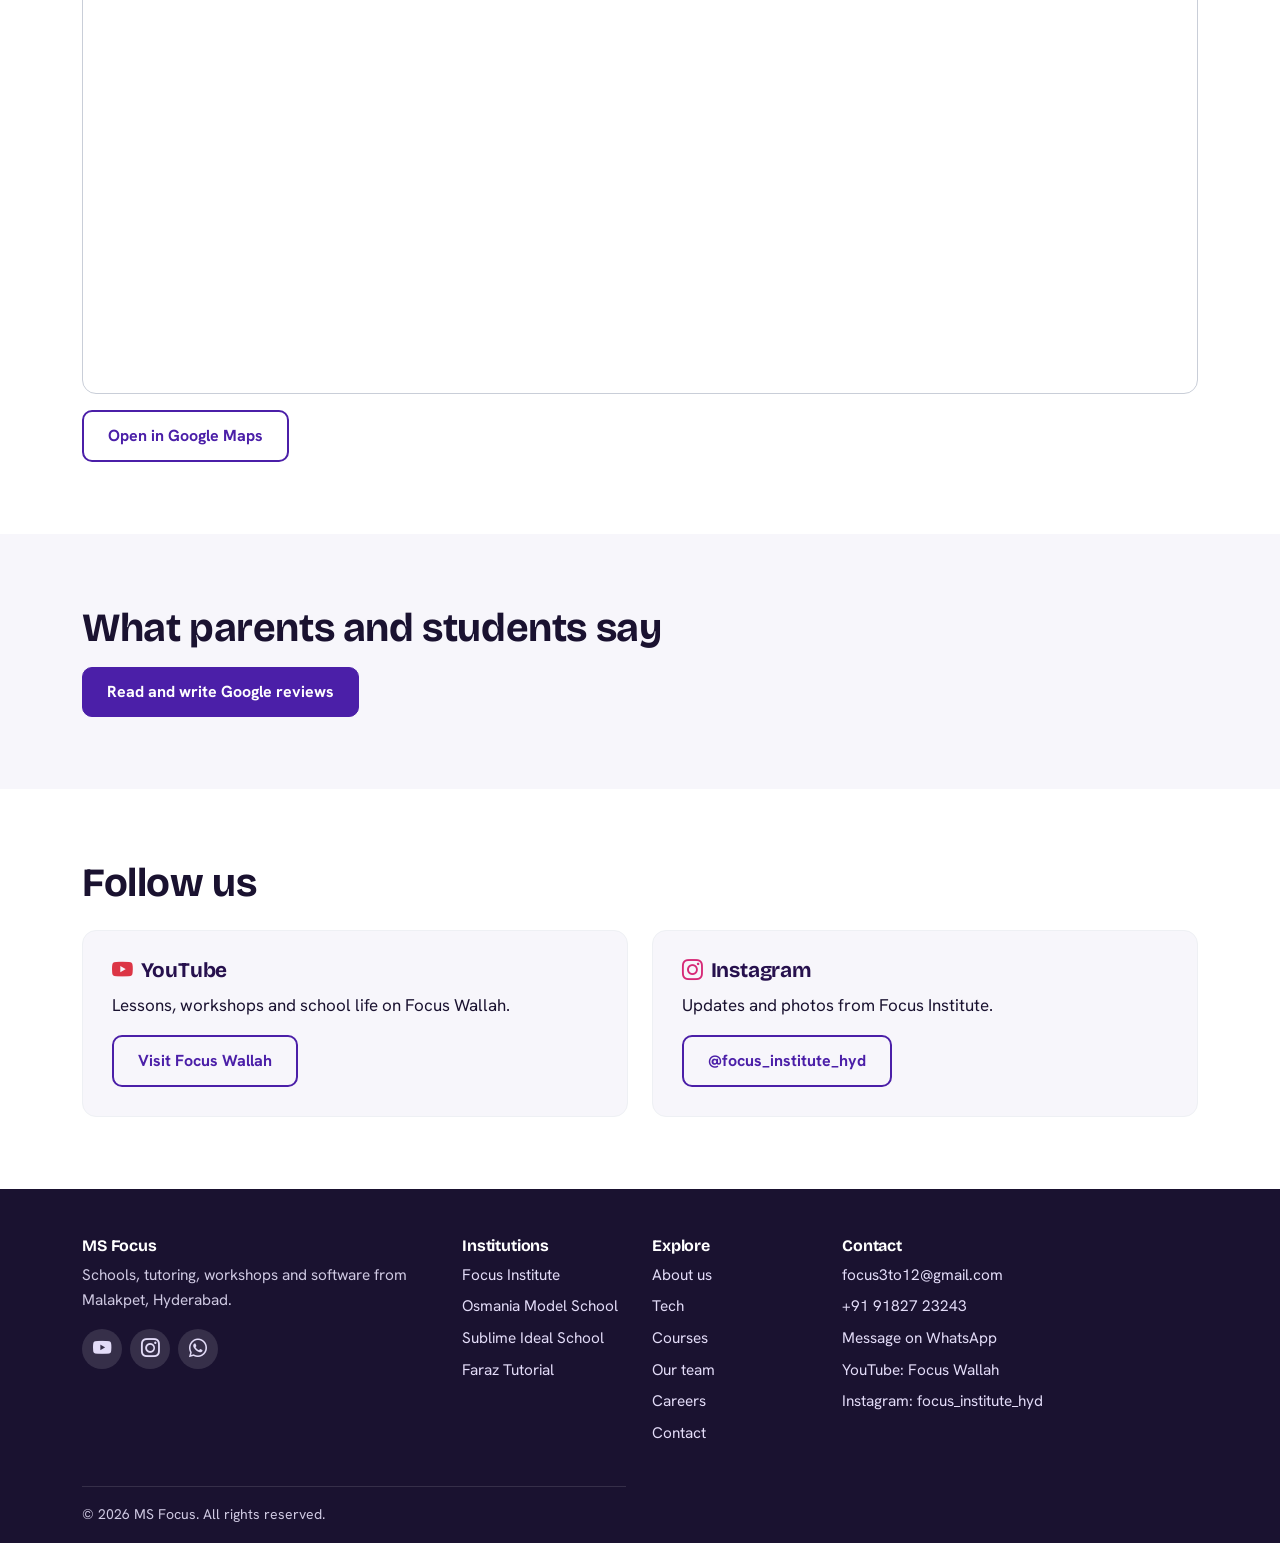
<file: contact.html>
<!DOCTYPE html>
<html lang="en">
<head>
<meta charset="UTF-8">
<meta name="viewport" content="width=device-width, initial-scale=1">
<title>Contact | MS Focus</title>
<meta name="description" content="Contact MS Focus by email, phone or the enquiry form.">
<meta property="og:title" content="Contact | MS Focus">
<meta property="og:description" content="Contact MS Focus by email, phone or the enquiry form.">
<meta property="og:image" content="https://www.msfocus.in/images/logo/msfocuslogo.jpeg">
<meta property="og:type" content="website">
<link rel="icon" type="image/png" href="images/logo/logo.png">
<link rel="preconnect" href="https://fonts.googleapis.com">
<link rel="preconnect" href="https://fonts.gstatic.com" crossorigin>
<link href="https://fonts.googleapis.com/css2?family=Bricolage+Grotesque:opsz,wght@12..96,600;12..96,700;12..96,800&family=Hanken+Grotesk:wght@400;600;700&display=swap" rel="stylesheet">
<link href="https://cdn.jsdelivr.net/npm/bootstrap@5.3.3/dist/css/bootstrap.min.css" rel="stylesheet">
<link href="https://cdn.jsdelivr.net/npm/bootstrap-icons@1.11.3/font/bootstrap-icons.min.css" rel="stylesheet">
<link rel="stylesheet" href="style.css">
</head>
<body class="">
<a class="skip" href="#main">Skip to content</a>
<header class="sticky-top bg-white border-bottom">
<nav class="navbar navbar-expand-lg container" aria-label="Main">
  <a class="navbar-brand brand" href="index.html"><img src="images/logo/logo.png" alt="" width="56" height="44">MS<span>Focus</span></a>
  <button class="navbar-toggler" type="button" data-bs-toggle="collapse" data-bs-target="#mainNav" aria-controls="mainNav" aria-expanded="false" aria-label="Open navigation menu"><span class="navbar-toggler-icon"></span></button>
  <div class="collapse navbar-collapse" id="mainNav"><ul class="navbar-nav ms-auto align-items-lg-center"><li class="nav-item"><a class="nav-link" href="index.html">Home</a></li><li class="nav-item"><a class="nav-link" href="Aboutus.html">About us</a></li><li class="nav-item dropdown"><a class="nav-link dropdown-toggle" href="#" role="button" data-bs-toggle="dropdown" aria-expanded="false">Institutions</a><ul class="dropdown-menu"><li><a class="dropdown-item" href="focusinstitute.html">Focus Institute</a></li><li><a class="dropdown-item" href="osmaniamodelschool.html">Osmania Model School</a></li><li><a class="dropdown-item" href="sublimeidealschool.html">Sublime Ideal School</a></li><li><a class="dropdown-item" href="faraztutorial.html">Faraz Tutorial</a></li></ul></li><li class="nav-item"><a class="nav-link" href="techcompany.html">Tech</a></li><li class="nav-item"><a class="nav-link" href="othercources.html">Courses</a></li><li class="nav-item"><a class="nav-link" href="ourteachers.html">Our team</a></li><li class="nav-item"><a class="nav-link" href="carriers.html">Careers</a></li><li class="nav-item ms-lg-2"><a class="btn btn-brand active" aria-current="page" href="contact.html">Contact</a></li></ul></div>
</nav></header>
<main id="main">
<section class="page-hero"><div class="container"><p class="crumbs"><a href="index.html">Home</a> / Contact</p><h1>Contact us</h1><p class="mb-0">Questions about admissions, workshops, software or partnerships.</p></div></section><section class="section"><div class="container"><div class="row g-5">
<div class="col-lg-6"><h2>Reach the team</h2><ul class="contact-list list-unstyled">
<li><strong>Location</strong>Malakpet, Hyderabad</li>
<li><strong>Enquiries email</strong><a href="mailto:focus3to12@gmail.com">focus3to12@gmail.com</a></li>
<li><strong>Founder and CEO, Mr. Mirza Mohammed Baig</strong><a href="mailto:ceo@msfocus.in">ceo@msfocus.in</a></li>
<li><strong>Phone</strong><a href="tel:+919182723243">+91 91827 23243</a></li>
<li><strong>WhatsApp</strong><a href="https://wa.me/919182723243">Message us</a></li>
<li><strong>YouTube</strong><a href="https://www.youtube.com/@focuswallah" target="_blank" rel="noopener">Focus Wallah</a></li>
<li><strong>Instagram</strong><a href="https://www.instagram.com/focus_institute_hyd/" target="_blank" rel="noopener">focus_institute_hyd</a></li></ul></div>
<div class="col-lg-6"><form class="card enquiry needs-validation" id="enquiry-form" novalidate><div class="card-body">
<h3>Send an enquiry</h3>
<label class="form-label" for="name">Full name</label><input class="form-control" id="name" name="name" type="text" autocomplete="name" required>
<label class="form-label" for="email">Email address</label><input class="form-control" id="email" name="email" type="email" autocomplete="email" required>
<label class="form-label" for="phone">Phone (optional)</label><input class="form-control" id="phone" name="phone" type="tel" autocomplete="tel">
<label class="form-label" for="interest">What is your enquiry about?</label><select class="form-select" id="interest" name="interest" required><option value="">Choose one</option><option>Focus Institute</option><option>Osmania Model School</option><option>Sublime Ideal School</option><option>Faraz Tutorial</option><option>Workshops</option><option>Courses</option><option>Software and websites</option><option>Other</option></select>
<label class="form-label" for="message">Message</label><textarea class="form-control" id="message" name="message" rows="5" required></textarea>
<button class="btn btn-brand mt-3" type="submit">Send enquiry</button><p class="form-status mt-3 mb-0" id="form-status" role="status" aria-live="polite"></p></div></form></div></div></div></section>
<section class="section section-alt"><div class="container"><h2 class="mb-2">Find us</h2><p class="lead">Malakpet, Hyderabad</p><div class="ratio ratio-16x9 map-wrap"><iframe class="map-frame" src="https://www.google.com/maps/embed?pb=!1m18!1m12!1m3!1d3807.6240637013852!2d78.5021337!3d17.3818136!2m3!1f0!2f0!3f0!3m2!1i1024!2i768!4f13.1!3m3!1m2!1s0x3bcb99644f788645%3A0xda0216db8ea5a4ce!2sFocus%20Institute!5e0!3m2!1sen!2ssa!4v1793375564112!5m2!1sen!2ssa" title="Focus Institute on Google Maps" style="border:0;" allowfullscreen="" loading="lazy" referrerpolicy="strict-origin-when-cross-origin"></iframe></div><a class="btn btn-outline-brand mt-3" href="https://maps.app.goo.gl/J7Fwi3zBtUcybsMx7" target="_blank" rel="noopener">Open in Google Maps</a></div></section><section class="section"><div class="container"><h2 class="mb-3">What parents and students say</h2><a class="btn btn-brand" href="https://maps.app.goo.gl/J7Fwi3zBtUcybsMx7" target="_blank" rel="noopener">Read and write Google reviews</a></div></section><section class="section section-alt"><div class="container"><h2 class="mb-4">Follow us</h2><div class="row g-4">
<div class="col-md-6"><div class="card h-100"><div class="card-body"><h3><i class="bi bi-youtube me-2 text-danger"></i>YouTube</h3><p>Lessons, workshops and school life on Focus Wallah.</p><a class="btn btn-outline-brand" href="https://www.youtube.com/@focuswallah" target="_blank" rel="noopener">Visit Focus Wallah</a></div></div></div>
<div class="col-md-6"><div class="card h-100"><div class="card-body"><h3><i class="bi bi-instagram me-2" style="color:#d62976"></i>Instagram</h3><p>Updates and photos from Focus Institute.</p><a class="btn btn-outline-brand" href="https://www.instagram.com/focus_institute_hyd/" target="_blank" rel="noopener">@focus_institute_hyd</a></div></div></div></div></div></section>
</main>
<footer class="site-footer pt-5 pb-3">
<div class="container"><div class="row g-4">
  <div class="col-lg-4"><h3>MS Focus</h3><p>Schools, tutoring, workshops and software from Malakpet, Hyderabad.</p>
    <div class="d-flex gap-2"><a class="social" href="https://www.youtube.com/@focuswallah" target="_blank" rel="noopener" aria-label="YouTube: Focus Wallah"><i class="bi bi-youtube"></i></a><a class="social" href="https://www.instagram.com/focus_institute_hyd/" target="_blank" rel="noopener" aria-label="Instagram: focus_institute_hyd"><i class="bi bi-instagram"></i></a><a class="social" href="https://wa.me/919182723243" target="_blank" rel="noopener" aria-label="WhatsApp"><i class="bi bi-whatsapp"></i></a></div></div>
  <div class="col-6 col-lg-2"><h3>Institutions</h3><ul class="list-unstyled"><li><a href="focusinstitute.html">Focus Institute</a></li><li><a href="osmaniamodelschool.html">Osmania Model School</a></li><li><a href="sublimeidealschool.html">Sublime Ideal School</a></li><li><a href="faraztutorial.html">Faraz Tutorial</a></li></ul></div>
  <div class="col-6 col-lg-2"><h3>Explore</h3><ul class="list-unstyled"><li><a href="Aboutus.html">About us</a></li><li><a href="techcompany.html">Tech</a></li><li><a href="othercources.html">Courses</a></li><li><a href="ourteachers.html">Our team</a></li><li><a href="carriers.html">Careers</a></li><li><a href="contact.html">Contact</a></li></ul></div>
  <div class="col-lg-4"><h3>Contact</h3><ul class="list-unstyled">
    <li><a href="mailto:focus3to12@gmail.com">focus3to12@gmail.com</a></li>
    <li><a href="tel:+919182723243">+91 91827 23243</a></li>
    <li><a href="https://wa.me/919182723243">Message on WhatsApp</a></li>
    <li><a href="https://www.youtube.com/@focuswallah" target="_blank" rel="noopener">YouTube: Focus Wallah</a></li>
    <li><a href="https://www.instagram.com/focus_institute_hyd/" target="_blank" rel="noopener">Instagram: focus_institute_hyd</a></li></ul></div>
</div><p class="copy mt-4 pt-3 mb-0">&copy; <span class="year">2026</span> MS Focus. All rights reserved.</p></div></footer>
<a class="wa-float" href="https://wa.me/919182723243?text=Hello%20MS%20Focus" target="_blank" rel="noopener" aria-label="Chat with us on WhatsApp"><i class="bi bi-whatsapp"></i></a>
<script src="https://cdn.jsdelivr.net/npm/bootstrap@5.3.3/dist/js/bootstrap.bundle.min.js"></script>
<script src="script.js"></script>
</body>
</html>
</file>
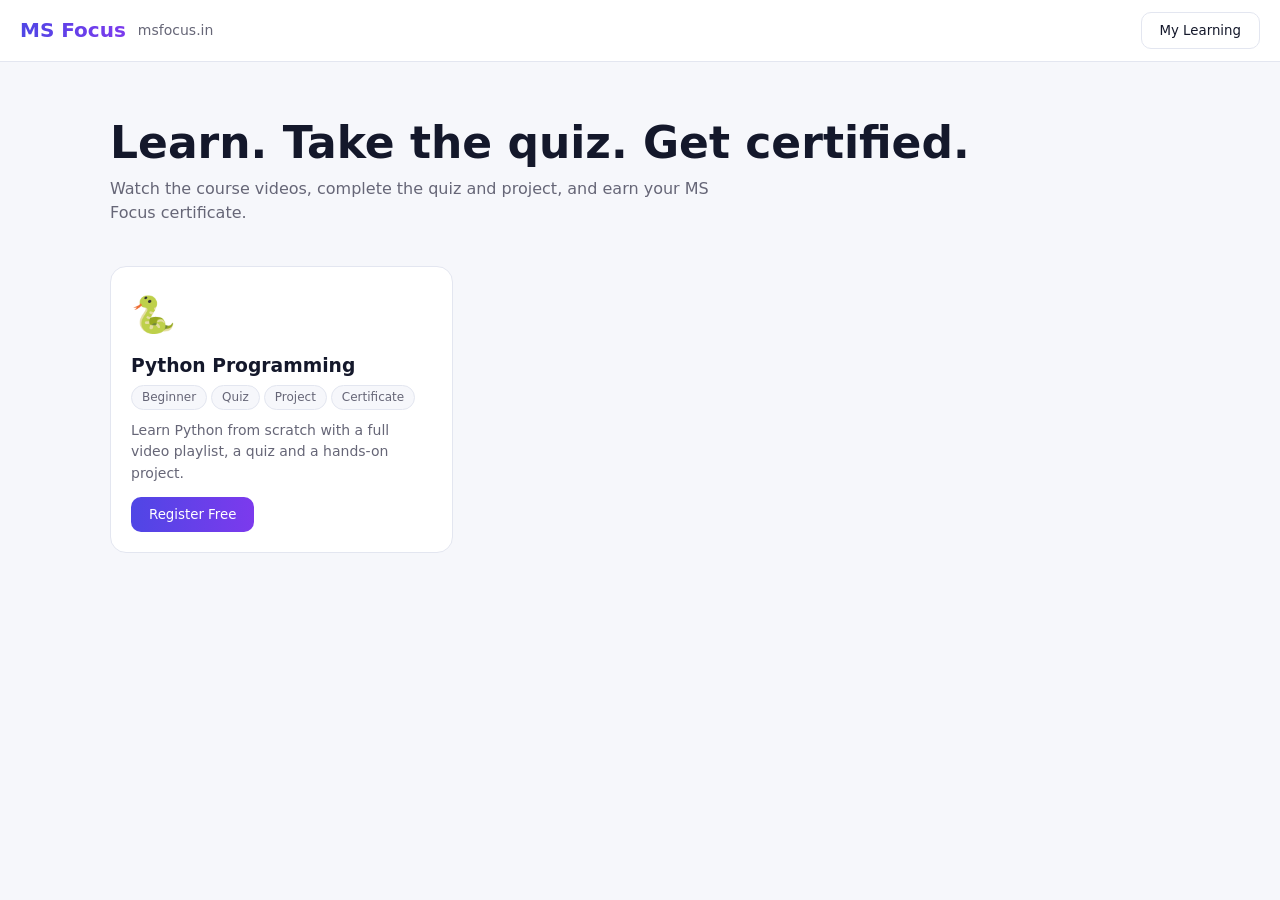
<file: cources.html>
<!DOCTYPE html>
<html lang="en">
<head>
<meta charset="utf-8">
<meta name="viewport" content="width=device-width, initial-scale=1, viewport-fit=cover">
<meta name="referrer" content="strict-origin-when-cross-origin">
<title>MS Focus – Learn, Quiz, Get Certified</title>
<style>
:root{box-sizing:border-box;padding-top:env(safe-area-inset-top,0px);padding-bottom:env(safe-area-inset-bottom,0px);--bg:#f6f7fb;--card:#fff;--tx:#14182b;--mu:#667;--pr:#4f46e5;--pr2:#7c3aed;--ok:#16a34a;--bd:#e3e6f0;--warn:#d97706}
:root:not([data-theme="light"]){color-scheme:light}
@media (prefers-color-scheme:dark){:root:not([data-theme="light"]){color-scheme:dark;--bg:#0f1220;--card:#181c30;--tx:#eef0fa;--mu:#9aa1c0;--bd:#2a2f4a;--pr:#818cf8;--pr2:#a78bfa}}
:root[data-theme="dark"]{color-scheme:dark;--bg:#0f1220;--card:#181c30;--tx:#eef0fa;--mu:#9aa1c0;--bd:#2a2f4a;--pr:#818cf8;--pr2:#a78bfa}
html{scroll-padding-top:env(safe-area-inset-top,0px)}
*{box-sizing:border-box}
body{margin:0;background:var(--bg);color:var(--tx);font:16px/1.55 system-ui,-apple-system,"Segoe UI",Roboto,sans-serif}
body::before{content:"";position:fixed;inset:0 0 auto;height:env(safe-area-inset-top,0px);background:var(--card);z-index:10}
header{position:sticky;top:env(safe-area-inset-top,0px);z-index:5;background:var(--card);border-bottom:1px solid var(--bd);display:flex;align-items:center;gap:12px;padding:12px 20px}
.logo{font-weight:800;font-size:20px;cursor:pointer;background:linear-gradient(90deg,var(--pr),var(--pr2));-webkit-background-clip:text;background-clip:text;color:transparent}
header .sp{flex:1}
main{max-width:1100px;margin:0 auto;padding:20px}
.btn{background:linear-gradient(90deg,var(--pr),var(--pr2));color:#fff;border:0;border-radius:10px;padding:10px 18px;font:600 15px inherit;font-family:inherit;cursor:pointer}
.btn.sec{background:transparent;color:var(--tx);border:1px solid var(--bd)}
.btn:disabled{opacity:.45;cursor:not-allowed}
.hero{padding:36px 0 20px}.hero h1{font-size:clamp(28px,5vw,44px);margin:0 0 8px;line-height:1.15}.hero p{color:var(--mu);max-width:620px;margin:0}
.grid{display:grid;grid-template-columns:repeat(auto-fill,minmax(280px,1fr));gap:16px;margin:20px 0}
.card{background:var(--card);border:1px solid var(--bd);border-radius:16px;padding:20px}
.card h3{margin:8px 0 4px}.card p{color:var(--mu);margin:0 0 12px;font-size:14px}
.em{font-size:36px}.tag{display:inline-block;font-size:12px;padding:2px 10px;border-radius:99px;background:var(--bg);border:1px solid var(--bd);color:var(--mu);margin-right:4px}
.bar{height:8px;background:var(--bg);border:1px solid var(--bd);border-radius:99px;overflow:hidden}.bar i{display:block;height:100%;width:0;background:linear-gradient(90deg,var(--pr),var(--pr2));transition:width .4s}
.lay{display:grid;grid-template-columns:1fr 300px;gap:16px}
@media(max-width:820px){.lay{grid-template-columns:1fr}}
.vw{position:relative;aspect-ratio:16/9;background:#000;border-radius:14px;overflow:hidden}.vw iframe{position:absolute;inset:0;width:100%;height:100%;border:0}
.step{display:flex;gap:10px;align-items:center;width:100%;text-align:left;background:transparent;border:1px solid var(--bd);color:var(--tx);border-radius:10px;padding:10px 12px;margin-top:8px;font:inherit;cursor:pointer}
.step.on{border-color:var(--pr);background:var(--bg)}.step[disabled]{opacity:.5;cursor:not-allowed}
.step b{width:24px;height:24px;border-radius:50%;background:var(--bd);display:grid;place-items:center;font-size:12px;flex:none}.step.done b{background:var(--ok);color:#fff}
.mu{color:var(--mu);font-size:14px}.hid{display:none!important}
.modal{position:fixed;inset:0;background:#0009;display:grid;place-items:center;z-index:20;padding:16px}
.modal .card{width:min(420px,100%)}
label{display:block;font-size:14px;font-weight:600;margin:12px 0 4px}
input[type=text],input[type=email],input[type=url],textarea{width:100%;padding:10px 12px;border:1px solid var(--bd);border-radius:10px;background:var(--bg);color:var(--tx);font:inherit}
.q{margin:16px 0;padding-bottom:12px;border-bottom:1px solid var(--bd)}.q label{font-weight:400;display:flex;gap:8px;margin:6px 0;cursor:pointer}
.q.ok{border-left:4px solid var(--ok);padding-left:10px}.q.bad{border-left:4px solid #dc2626;padding-left:10px}
canvas{width:100%;height:auto;border-radius:10px;border:1px solid var(--bd)}
.row{display:flex;gap:8px;flex-wrap:wrap;margin-top:12px}
@media print{header,.lay>aside,.row,.hero,.noprint{display:none!important}}
</style>
</head>
<body>
<header><span class="logo" onclick="go('home')">MS Focus</span><span class="mu">msfocus.in</span><span class="sp"></span><span id="who" class="mu"></span><button class="btn sec" onclick="go('home')">My Learning</button></header>
<main id="app"></main>
<div id="modal"></div>

<script>
/* ---------- CONFIG: add more courses here (type: 'playlist' or 'video') ---------- */
const COURSES=[{
 id:'python',emoji:'🐍',title:'Python Programming',level:'Beginner',type:'playlist',ref:'PLu0W_9lII9agwh1XjRt242xIpHhPT2llg',
 desc:'Learn Python from scratch with a full video playlist, a quiz and a hands-on project.',
 project:{title:'Build a Python mini-project',brief:'Create a small Python program (e.g. calculator, to-do CLI, quiz game or contact book). Upload it to GitHub and paste the link below.'},
 quiz:[
  ['Which function prints output in Python?',['echo()','print()','console.log()','write()'],1],
  ['Which is a valid variable name?',['2value','my-var','my_var','class'],2],
  ['What is the type of 3.14?',['int','float','str','double'],1],
  ['Which data type is immutable?',['list','dict','set','tuple'],3],
  ['How do you start a function definition?',['function f():','def f():','fun f():','define f():'],1],
  ['What does len([1,2,3]) return?',['2','3','4','Error'],1],
  ['Which keyword handles exceptions?',['catch','rescue','except','handle'],2],
  ['Which symbol starts a comment?',['//','#','/*','--'],1],
  ['What is the output of 7 // 2?',['3.5','3','4','2'],1],
  ['Which loop iterates over a sequence?',['for','repeat','loop','foreach'],0]]
}];
/* ---------- BACKEND HOOK: replace with real API calls later ---------- */
const API={base:'',async call(path,body){/* TODO: fetch(this.base+path,{method:'POST',body:JSON.stringify(body)}) */return null}};

/* ---------- STATE ---------- */
let db={student:null,enr:{}};
try{db=JSON.parse(localStorage.getItem('msf_v1'))||db}catch(e){}
const save=()=>{try{localStorage.setItem('msf_v1',JSON.stringify(db))}catch(e){}};
const $=id=>document.getElementById(id);
const esc=s=>String(s).replace(/[&<>"']/g,c=>({'&':'&amp;','<':'&lt;','>':'&gt;','"':'&quot;',"'":'&#39;'}[c]));
const course=id=>COURSES.find(c=>c.id===id);
let cur=null,tab='vid',live={};

/* ---------- PROGRESS TRACKING ---------- */
// A video is split into 5-second buckets; a bucket counts only when actually played (skipping ahead does not count).
function vFrac(p){if(!p||!p.d)return 0;return Math.min(1,p.b.length/(Math.ceil(p.d/5)*.9))}
function stats(e){
 if(e.manual)return{total:e.total||0,done:e.total||0,pct:100,complete:true};
 const total=e.total||0;let sum=0,done=0;
 Object.values(e.prog).forEach(p=>{const f=vFrac(p);sum+=f;if(f>=1)done++});
 return{total,done,pct:total?Math.min(100,Math.round(sum/total*100)):0,complete:total>0&&done>=total}
}
function onInfo(i){
 if(!i||!cur)return;const c=course(cur),e=db.enr[cur];
 if(c.type==='video')e.total=1;
 else if(i.playlist&&i.playlist.length&&e.total!==i.playlist.length){e.total=i.playlist.length;save()}
 if(i.videoData&&i.videoData.video_id)live.vid=i.videoData.video_id;
 if(i.playerState!==undefined)live.st=i.playerState;
 if(i.duration)live.d=i.duration;
 if(i.currentTime!==undefined)live.t=i.currentTime;
 if(live.st===1&&live.vid&&live.d>0){
  const p=e.prog[live.vid]||(e.prog[live.vid]={b:[],d:live.d});p.d=live.d;
  const k=Math.floor(live.t/5);
  if(!p.b.includes(k)){p.b.push(k);save();paint()}
 }
}
addEventListener('message',ev=>{
 try{if(!/(^|\.)youtube(-nocookie)?\.com$/.test(new URL(ev.origin).hostname))return;
 const d=JSON.parse(ev.data);live.got=1;if(d.event==='infoDelivery'||d.event==='initialDelivery')onInfo(d.info)}catch(x){}
});
function handshake(){
 const f=$('yt');if(!f)return;let n=0;live={};
 const t=setInterval(()=>{if(live.got||++n>20||!$('yt')){clearInterval(t);if(!live.got&&$('yterr'))$('yterr').classList.remove('hid');return}
  try{f.contentWindow.postMessage(JSON.stringify({event:'listening',id:1,channel:'widget'}),'*');
  f.contentWindow.postMessage(JSON.stringify({event:'command',func:'addEventListener',args:['onStateChange'],id:1,channel:'widget'}),'*')}catch(x){}},800);
}

/* ---------- VIEWS ---------- */
function go(v,id){cur=id||null;tab='vid';v==='home'?home():courseView()}
function home(){
 $('who').textContent=db.student?'👤 '+db.student.name:'';
 $('app').innerHTML=`<section class="hero"><h1>Learn. Take the quiz. Get certified.</h1><p>Watch the course videos, complete the quiz and project, and earn your MS Focus certificate.</p></section>
 <div class="grid">${COURSES.map(c=>{const e=db.enr[c.id],s=e&&stats(e);return`<div class="card"><div class="em">${c.emoji}</div><h3>${c.title}</h3>
 <span class="tag">${c.level}</span><span class="tag">Quiz</span><span class="tag">Project</span><span class="tag">Certificate</span>
 <p style="margin-top:10px">${c.desc}</p>
 ${e?`<div class="bar"><i style="width:${s.pct}%"></i></div><p class="mu" style="margin:6px 0 12px">${s.pct}% complete${e.certId?' · 🎓 Certified':''}</p><button class="btn" onclick="go('course','${c.id}')">Continue</button>`
 :`<button class="btn" onclick="register('${c.id}')">Register Free</button>`}</div>`}).join('')}</div>`;
}
function register(id){
 if(db.student){enroll(id,db.student.name,db.student.email);return}
 $('modal').innerHTML=`<div class="modal"><div class="card"><h3 style="margin-top:0">Register for ${course(id).title}</h3>
 <label>Full name (printed on certificate)</label><input type="text" id="nm" placeholder="Your full name" autocomplete="name">
 <label>Email</label><input type="email" id="em" placeholder="you@example.com" autocomplete="email">
 <p id="er" class="mu" style="color:#dc2626"></p>
 <div class="row"><button class="btn" onclick="doReg('${id}')">Start Learning</button><button class="btn sec" onclick="$('modal').innerHTML=''">Cancel</button></div></div></div>`;
 $('nm').focus();
}
function doReg(id){
 const n=$('nm').value.trim(),m=$('em').value.trim();
 if(n.length<3){$('er').textContent='Please enter your full name.';return}
 if(!/^\S+@\S+\.\S+$/.test(m)){$('er').textContent='Please enter a valid email.';return}
 db.student={name:n,email:m};enroll(id,n,m);
}
function enroll(id,n,m){
 if(!db.enr[id]){db.enr[id]={at:Date.now(),prog:{},total:course(id).type==='video'?1:0,quiz:null,project:null,certId:null,date:null};API.call('/register',{name:n,email:m,course:id})}
 save();$('modal').innerHTML='';go('course',id);
}
function courseView(){
 const c=course(cur);$('who').textContent='👤 '+db.student.name;
 const src=c.type==='playlist'?`videoseries?list=${c.ref}`:c.ref;
 const localFile=location.protocol==='file:';
 const playerUrl=`https://www.youtube.com/embed/${src}${src.includes('?')?'&':'?'}enablejsapi=1&rel=0${/^https?:/.test(location.origin)?'&origin='+encodeURIComponent(location.origin):''}&playsinline=1`;
 const playerMarkup=localFile
  ? `<div class="vw" style="display:grid;place-items:center;padding:24px;background:#111;color:#fff;text-align:center"><div><div style="font-size:22px;font-weight:700;margin-bottom:8px">YouTube player needs a website address</div><p style="color:#ddd;margin:0 0 16px">This page is opened as a local file (file://). YouTube blocks embedded playback without a valid website referrer. Host this page on HTTPS to enable video tracking, or watch the playlist directly and use manual completion.</p><a class="btn" style="display:inline-block;text-decoration:none" href="https://www.youtube.com/playlist?list=${c.ref}" target="_blank" rel="noopener noreferrer">Watch playlist on YouTube</a><br><button class="btn sec" style="margin-top:12px;color:#fff;border-color:#777" onclick="manualDone()">I finished all videos on YouTube</button></div></div>`
  : `<div class="vw"><iframe id="yt" src="${playerUrl}" referrerpolicy="origin" allow="accelerometer;autoplay;encrypted-media;picture-in-picture;fullscreen" allowfullscreen onload="handshake()"></iframe></div>`;
 $('app').innerHTML=`<h2 style="margin:0 0 12px">${c.emoji} ${c.title}</h2><div class="lay"><div>
 <section id="s-vid">${playerMarkup}
 <p class="mu">${localFile?'Video tracking works when this course is hosted on an HTTPS website.':'Progress is tracked as you watch. Skipping ahead doesn’t count — watch each video to at least 90%.'}</p><p id="yterr" class="hid mu" style="color:var(--warn)">⚠ No playback data received. Check that this page is hosted over HTTPS, your browser allows YouTube embeds, and the playlist allows embedding. <a href="https://www.youtube.com/playlist?list=${c.ref}" target="_blank" rel="noopener noreferrer">Open playlist on YouTube</a><br><button class="btn sec" style="margin-top:8px" onclick="manualDone()">I finished all videos on YouTube (manual mode)</button></p></section>
 <section id="s-quiz" class="hid card"></section><section id="s-proj" class="hid card"></section><section id="s-cert" class="hid card"></section></div>
 <aside><div class="card"><b>Your progress</b><div class="bar" style="margin:10px 0 6px"><i id="pb"></i></div><div class="mu" id="pt"></div><div id="steps"></div>
 <button class="btn sec hid" id="dev" style="margin-top:10px;width:100%" onclick="devDone()">Dev: mark videos complete</button></div></aside></div>`;
 if(location.hash==='#dev')$('dev').classList.remove('hid');
 paint();show('vid');
}
function devDone(){const e=db.enr[cur];e.total=e.total||5;for(let i=0;i<e.total;i++)e.prog['dev'+i]={b:Array.from({length:60},(_,k)=>k),d:300};save();paint()}
function manualDone(){if(!confirm('Confirm that you watched every video in this course?'))return;db.enr[cur].manual=true;save();paint();show('quiz')}
function paint(){
 if(!$('pb'))return;const e=db.enr[cur],s=stats(e);
 $('pb').style.width=s.pct+'%';
 $('pt').textContent=s.total?`${s.pct}% · ${s.done} of ${s.total} videos completed`:'Press play to start tracking';
 const qOk=e.quiz&&e.quiz.pass,pOk=!!e.project;
 const st=[['vid','Watch videos',s.complete,true],['quiz','Take the quiz',qOk,s.complete],['proj','Submit project',pOk,qOk],['cert','Get certificate',!!e.certId,qOk&&pOk]];
 $('steps').innerHTML=st.map((x,i)=>`<button class="step ${tab===x[0]?'on':''} ${x[2]?'done':''}" ${x[3]?'':'disabled'} onclick="show('${x[0]}')"><b>${x[2]?'✓':x[3]?i+1:'🔒'}</b>${x[1]}</button>`).join('');
}
function show(t){
 tab=t;['vid','quiz','proj','cert'].forEach(k=>$('s-'+k).classList.toggle('hid',k!==t));
 if(t==='quiz')quizView();if(t==='proj')projView();if(t==='cert')certView();paint();
}
/* ---------- QUIZ ---------- */
function quizView(){
 const c=course(cur),e=db.enr[cur];
 $('s-quiz').innerHTML=`<h3 style="margin-top:0">${c.title} – Quiz</h3><p class="mu">${c.quiz.length} questions · 70% to pass${e.quiz?` · Last score: ${e.quiz.score}%`:''}</p>
 ${c.quiz.map((q,i)=>`<div class="q" id="q${i}"><b>${i+1}. ${esc(q[0])}</b>${q[1].map((o,j)=>`<label><input type="radio" name="q${i}" value="${j}"> ${esc(o)}</label>`).join('')}</div>`).join('')}
 <div id="qr"></div><button class="btn" onclick="gradeQuiz()">Submit quiz</button>`;
}
function gradeQuiz(){
 const c=course(cur),e=db.enr[cur];let ok=0;
 c.quiz.forEach((q,i)=>{const s=document.querySelector(`input[name=q${i}]:checked`);const good=s&&+s.value===q[2];if(good)ok++;$('q'+i).className='q '+(good?'ok':'bad')});
 const score=Math.round(ok/c.quiz.length*100),pass=score>=70;
 e.quiz={score,pass:pass||(e.quiz&&e.quiz.pass)};save();API.call('/quiz',{course:cur,score});
 $('qr').innerHTML=`<p><b>${pass?'🎉 Passed':'Not yet'} – ${score}% (${ok}/${c.quiz.length})</b>${pass?'':' · Review the highlighted answers and retry.'}</p>`;
 paint();if(pass)$('qr').innerHTML+=`<button class="btn" onclick="show('proj')">Next: Project →</button> `;
}
/* ---------- PROJECT ---------- */
function projView(){
 const c=course(cur),e=db.enr[cur],p=e.project;
 $('s-proj').innerHTML=`<h3 style="margin-top:0">${esc(c.project.title)}</h3><p>${esc(c.project.brief)}</p>
 <label>Project link (GitHub / Drive / live URL)</label><input type="url" id="pu" placeholder="https://github.com/you/project" value="${p?esc(p.url):''}">
 <label>What did you build? (2–3 lines)</label><textarea id="pn" rows="3">${p?esc(p.note):''}</textarea>
 <p id="pe" class="mu" style="color:#dc2626"></p><button class="btn" onclick="saveProj()">${p?'Update':'Submit'} project</button>`;
}
function saveProj(){
 const u=$('pu').value.trim(),n=$('pn').value.trim();
 if(!/^https?:\/\/\S+\.\S+/.test(u)||n.length<10){$('pe').textContent='Add a valid link and a short description (10+ characters).';return}
 db.enr[cur].project={url:u,note:n,at:Date.now()};save();API.call('/project',{course:cur,url:u,note:n});show('cert');
}
/* ---------- CERTIFICATE ---------- */
function certId(){const s=db.student.email+cur;let h=0;for(const ch of s)h=(h*31+ch.charCodeAt(0))>>>0;return'MSF-'+cur.slice(0,3).toUpperCase()+'-'+h.toString(36).toUpperCase().padStart(6,'0')}
function certView(){
 const e=db.enr[cur],c=course(cur);
 if(!e.certId){e.certId=certId();e.date=new Date().toLocaleDateString('en-GB',{day:'numeric',month:'long',year:'numeric'});save();API.call('/certificate',{course:cur,id:e.certId});paint()}
 $('s-cert').innerHTML=`<h3 style="margin-top:0">🎓 Congratulations, ${esc(db.student.name)}!</h3><canvas id="cv" width="1400" height="990"></canvas>
 <div class="row"><button class="btn" onclick="dl()">Download PNG</button><button class="btn sec" onclick="print()">Print / Save PDF</button></div>
 <p class="mu">If download doesn’t start, long-press / right-click the certificate and save the image.</p>`;
 draw($('cv'),c,e);
}
function draw(cv,c,e){
 const x=cv.getContext('2d'),W=1400,H=990,cx=W/2;
 x.fillStyle='#fffdf7';x.fillRect(0,0,W,H);
 x.strokeStyle='#4f46e5';x.lineWidth=14;x.strokeRect(30,30,W-60,H-60);x.strokeStyle='#c9a227';x.lineWidth=3;x.strokeRect(58,58,W-116,H-116);
 x.textAlign='center';x.fillStyle='#4f46e5';x.font='bold 40px Georgia,serif';x.fillText('MS FOCUS',cx,150);
 x.fillStyle='#14182b';x.font='bold 74px Georgia,serif';x.fillText('Certificate of Completion',cx,265);
 x.font='italic 30px Georgia,serif';x.fillStyle='#555';x.fillText('This is proudly presented to',cx,355);
 x.fillStyle='#4f46e5';let fs=88;x.font=`bold ${fs}px Georgia,serif`;while(x.measureText(db.student.name).width>1050){fs-=4;x.font=`bold ${fs}px Georgia,serif`}
 x.fillText(db.student.name,cx,480);x.strokeStyle='#c9a227';x.lineWidth=2;x.beginPath();x.moveTo(300,510);x.lineTo(1100,510);x.stroke();
 x.fillStyle='#555';x.font='italic 30px Georgia,serif';x.fillText('for successfully completing the course',cx,580);
 x.fillStyle='#14182b';x.font='bold 56px Georgia,serif';x.fillText(c.title,cx,660);
 x.fillStyle='#555';x.font='26px Georgia,serif';x.fillText(`Videos completed · Quiz score ${e.quiz.score}% · Project submitted`,cx,720);
 x.textAlign='left';x.font='24px Georgia,serif';x.fillText('Date: '+e.date,120,880);x.textAlign='right';x.fillText('Certificate ID: '+e.certId,W-120,880);
 x.textAlign='center';x.fillStyle='#4f46e5';x.font='22px Georgia,serif';x.fillText('Verify at msfocus.in',cx,880);
}
function dl(){const a=document.createElement('a');a.href=$('cv').toDataURL('image/png');a.download='MSFocus-Certificate.png';a.click()}

go('home');
</script>
</body>
</html>
</file>
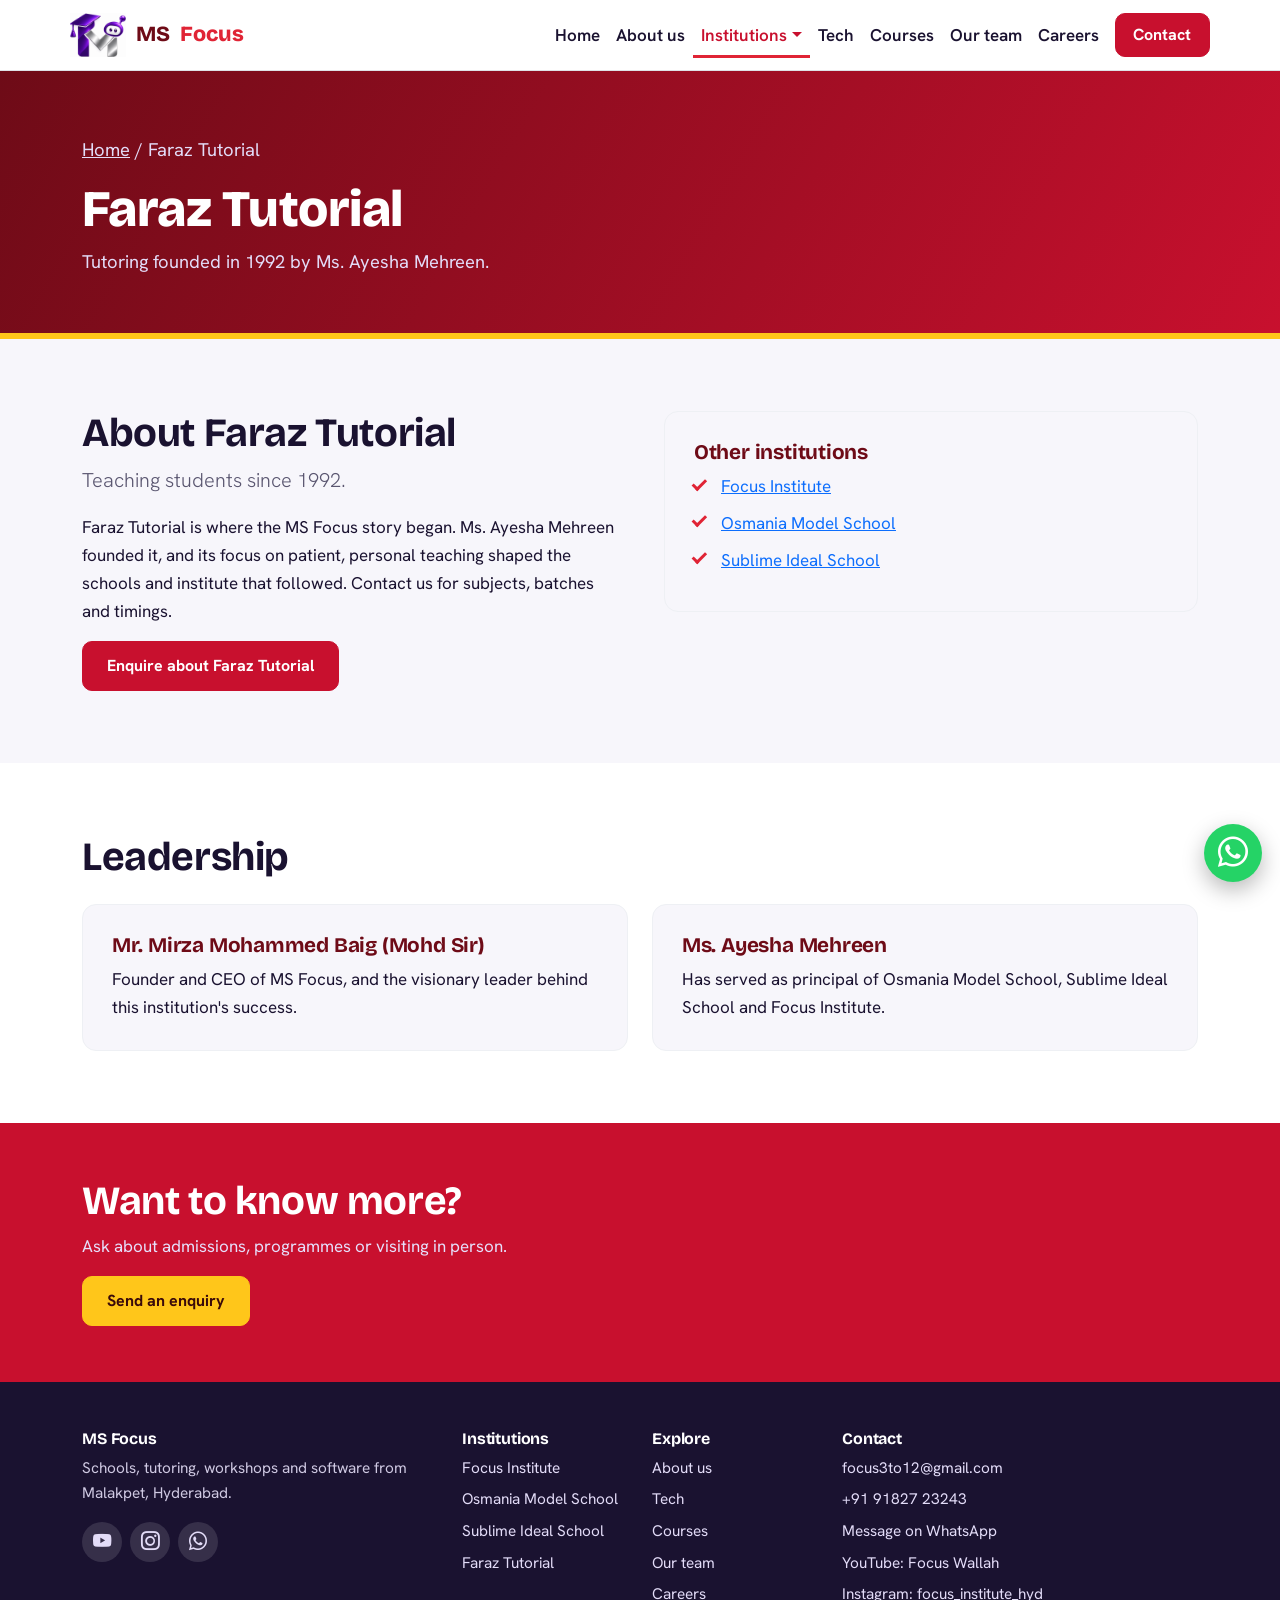
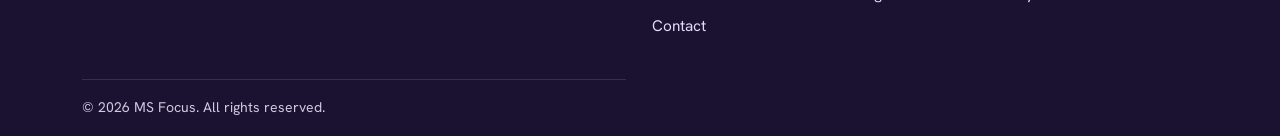
<file: faraztutorial.html>
<!DOCTYPE html>
<html lang="en">
<head>
<meta charset="UTF-8">
<meta name="viewport" content="width=device-width, initial-scale=1">
<title>Faraz Tutorial | MS Focus</title>
<meta name="description" content="Tutoring founded in 1992 by Ms. Ayesha Mehreen.">
<meta property="og:title" content="Faraz Tutorial | MS Focus">
<meta property="og:description" content="Tutoring founded in 1992 by Ms. Ayesha Mehreen.">
<meta property="og:image" content="https://www.msfocus.in/images/logo/msfocuslogo.jpeg">
<meta property="og:type" content="website">
<link rel="icon" type="image/png" href="images/logo/logo.png">
<link rel="preconnect" href="https://fonts.googleapis.com">
<link rel="preconnect" href="https://fonts.gstatic.com" crossorigin>
<link href="https://fonts.googleapis.com/css2?family=Bricolage+Grotesque:opsz,wght@12..96,600;12..96,700;12..96,800&family=Hanken+Grotesk:wght@400;600;700&display=swap" rel="stylesheet">
<link href="https://cdn.jsdelivr.net/npm/bootstrap@5.3.3/dist/css/bootstrap.min.css" rel="stylesheet">
<link href="https://cdn.jsdelivr.net/npm/bootstrap-icons@1.11.3/font/bootstrap-icons.min.css" rel="stylesheet">
<link rel="stylesheet" href="style.css">
</head>
<body class="theme-faraz">
<a class="skip" href="#main">Skip to content</a>
<header class="sticky-top bg-white border-bottom">
<nav class="navbar navbar-expand-lg container" aria-label="Main">
  <a class="navbar-brand brand" href="index.html"><img src="images/logo/logo.png" alt="" width="56" height="44">MS<span>Focus</span></a>
  <button class="navbar-toggler" type="button" data-bs-toggle="collapse" data-bs-target="#mainNav" aria-controls="mainNav" aria-expanded="false" aria-label="Open navigation menu"><span class="navbar-toggler-icon"></span></button>
  <div class="collapse navbar-collapse" id="mainNav"><ul class="navbar-nav ms-auto align-items-lg-center"><li class="nav-item"><a class="nav-link" href="index.html">Home</a></li><li class="nav-item"><a class="nav-link" href="Aboutus.html">About us</a></li><li class="nav-item dropdown"><a class="nav-link dropdown-toggle active" href="#" role="button" data-bs-toggle="dropdown" aria-expanded="false">Institutions</a><ul class="dropdown-menu"><li><a class="dropdown-item" href="focusinstitute.html">Focus Institute</a></li><li><a class="dropdown-item" href="osmaniamodelschool.html">Osmania Model School</a></li><li><a class="dropdown-item" href="sublimeidealschool.html">Sublime Ideal School</a></li><li><a class="dropdown-item active" href="faraztutorial.html" aria-current="page">Faraz Tutorial</a></li></ul></li><li class="nav-item"><a class="nav-link" href="techcompany.html">Tech</a></li><li class="nav-item"><a class="nav-link" href="othercources.html">Courses</a></li><li class="nav-item"><a class="nav-link" href="ourteachers.html">Our team</a></li><li class="nav-item"><a class="nav-link" href="carriers.html">Careers</a></li><li class="nav-item ms-lg-2"><a class="btn btn-brand" href="contact.html">Contact</a></li></ul></div>
</nav></header>
<main id="main">
<section class="page-hero"><div class="container"><p class="crumbs"><a href="index.html">Home</a> / Faraz Tutorial</p><h1>Faraz Tutorial</h1><p class="mb-0">Tutoring founded in 1992 by Ms. Ayesha Mehreen.</p></div></section><section class="section"><div class="container"><div class="row g-5">
<div class="col-lg-6"><h2>About Faraz Tutorial</h2><p class="lead">Teaching students since 1992.</p><p>Faraz Tutorial is where the MS Focus story began. Ms. Ayesha Mehreen founded it, and its focus on patient, personal teaching shaped the schools and institute that followed. Contact us for subjects, batches and timings.</p><a class="btn btn-brand" href="contact.html?interest=Faraz%20Tutorial">Enquire about Faraz Tutorial</a></div>
<div class="col-lg-6"><div class="card"><div class="card-body"><h3>Other institutions</h3><ul class="ticks mb-0"><li><a href="focusinstitute.html">Focus Institute</a></li><li><a href="osmaniamodelschool.html">Osmania Model School</a></li><li><a href="sublimeidealschool.html">Sublime Ideal School</a></li></ul></div></div></div></div></div></section><section class="section section-alt"><div class="container"><h2 class="mb-4">Leadership</h2><div class="row g-4">
<div class="col-md-6"><div class="card h-100"><div class="card-body"><h3>Mr. Mirza Mohammed Baig (Mohd Sir)</h3><p class="mb-0">Founder and CEO of MS Focus, and the visionary leader behind this institution's success.</p></div></div></div>
<div class="col-md-6"><div class="card h-100"><div class="card-body"><h3>Ms. Ayesha Mehreen</h3><p class="mb-0">Has served as principal of Osmania Model School, Sublime Ideal School and Focus Institute.</p></div></div></div></div></div></section><section class="cta-band"><div class="container"><h2>Want to know more?</h2><p>Ask about admissions, programmes or visiting in person.</p><a class="btn btn-accent" href="contact.html?interest=Faraz%20Tutorial">Send an enquiry</a></div></section>
</main>
<footer class="site-footer pt-5 pb-3">
<div class="container"><div class="row g-4">
  <div class="col-lg-4"><h3>MS Focus</h3><p>Schools, tutoring, workshops and software from Malakpet, Hyderabad.</p>
    <div class="d-flex gap-2"><a class="social" href="https://www.youtube.com/@focuswallah" target="_blank" rel="noopener" aria-label="YouTube: Focus Wallah"><i class="bi bi-youtube"></i></a><a class="social" href="https://www.instagram.com/focus_institute_hyd/" target="_blank" rel="noopener" aria-label="Instagram: focus_institute_hyd"><i class="bi bi-instagram"></i></a><a class="social" href="https://wa.me/919182723243" target="_blank" rel="noopener" aria-label="WhatsApp"><i class="bi bi-whatsapp"></i></a></div></div>
  <div class="col-6 col-lg-2"><h3>Institutions</h3><ul class="list-unstyled"><li><a href="focusinstitute.html">Focus Institute</a></li><li><a href="osmaniamodelschool.html">Osmania Model School</a></li><li><a href="sublimeidealschool.html">Sublime Ideal School</a></li><li><a href="faraztutorial.html">Faraz Tutorial</a></li></ul></div>
  <div class="col-6 col-lg-2"><h3>Explore</h3><ul class="list-unstyled"><li><a href="Aboutus.html">About us</a></li><li><a href="techcompany.html">Tech</a></li><li><a href="othercources.html">Courses</a></li><li><a href="ourteachers.html">Our team</a></li><li><a href="carriers.html">Careers</a></li><li><a href="contact.html">Contact</a></li></ul></div>
  <div class="col-lg-4"><h3>Contact</h3><ul class="list-unstyled">
    <li><a href="mailto:focus3to12@gmail.com">focus3to12@gmail.com</a></li>
    <li><a href="tel:+919182723243">+91 91827 23243</a></li>
    <li><a href="https://wa.me/919182723243">Message on WhatsApp</a></li>
    <li><a href="https://www.youtube.com/@focuswallah" target="_blank" rel="noopener">YouTube: Focus Wallah</a></li>
    <li><a href="https://www.instagram.com/focus_institute_hyd/" target="_blank" rel="noopener">Instagram: focus_institute_hyd</a></li></ul></div>
</div><p class="copy mt-4 pt-3 mb-0">&copy; <span class="year">2026</span> MS Focus. All rights reserved.</p></div></footer>
<a class="wa-float" href="https://wa.me/919182723243?text=Hello%20MS%20Focus" target="_blank" rel="noopener" aria-label="Chat with us on WhatsApp"><i class="bi bi-whatsapp"></i></a>
<script src="https://cdn.jsdelivr.net/npm/bootstrap@5.3.3/dist/js/bootstrap.bundle.min.js"></script>
<script src="script.js"></script>
</body>
</html>
</file>
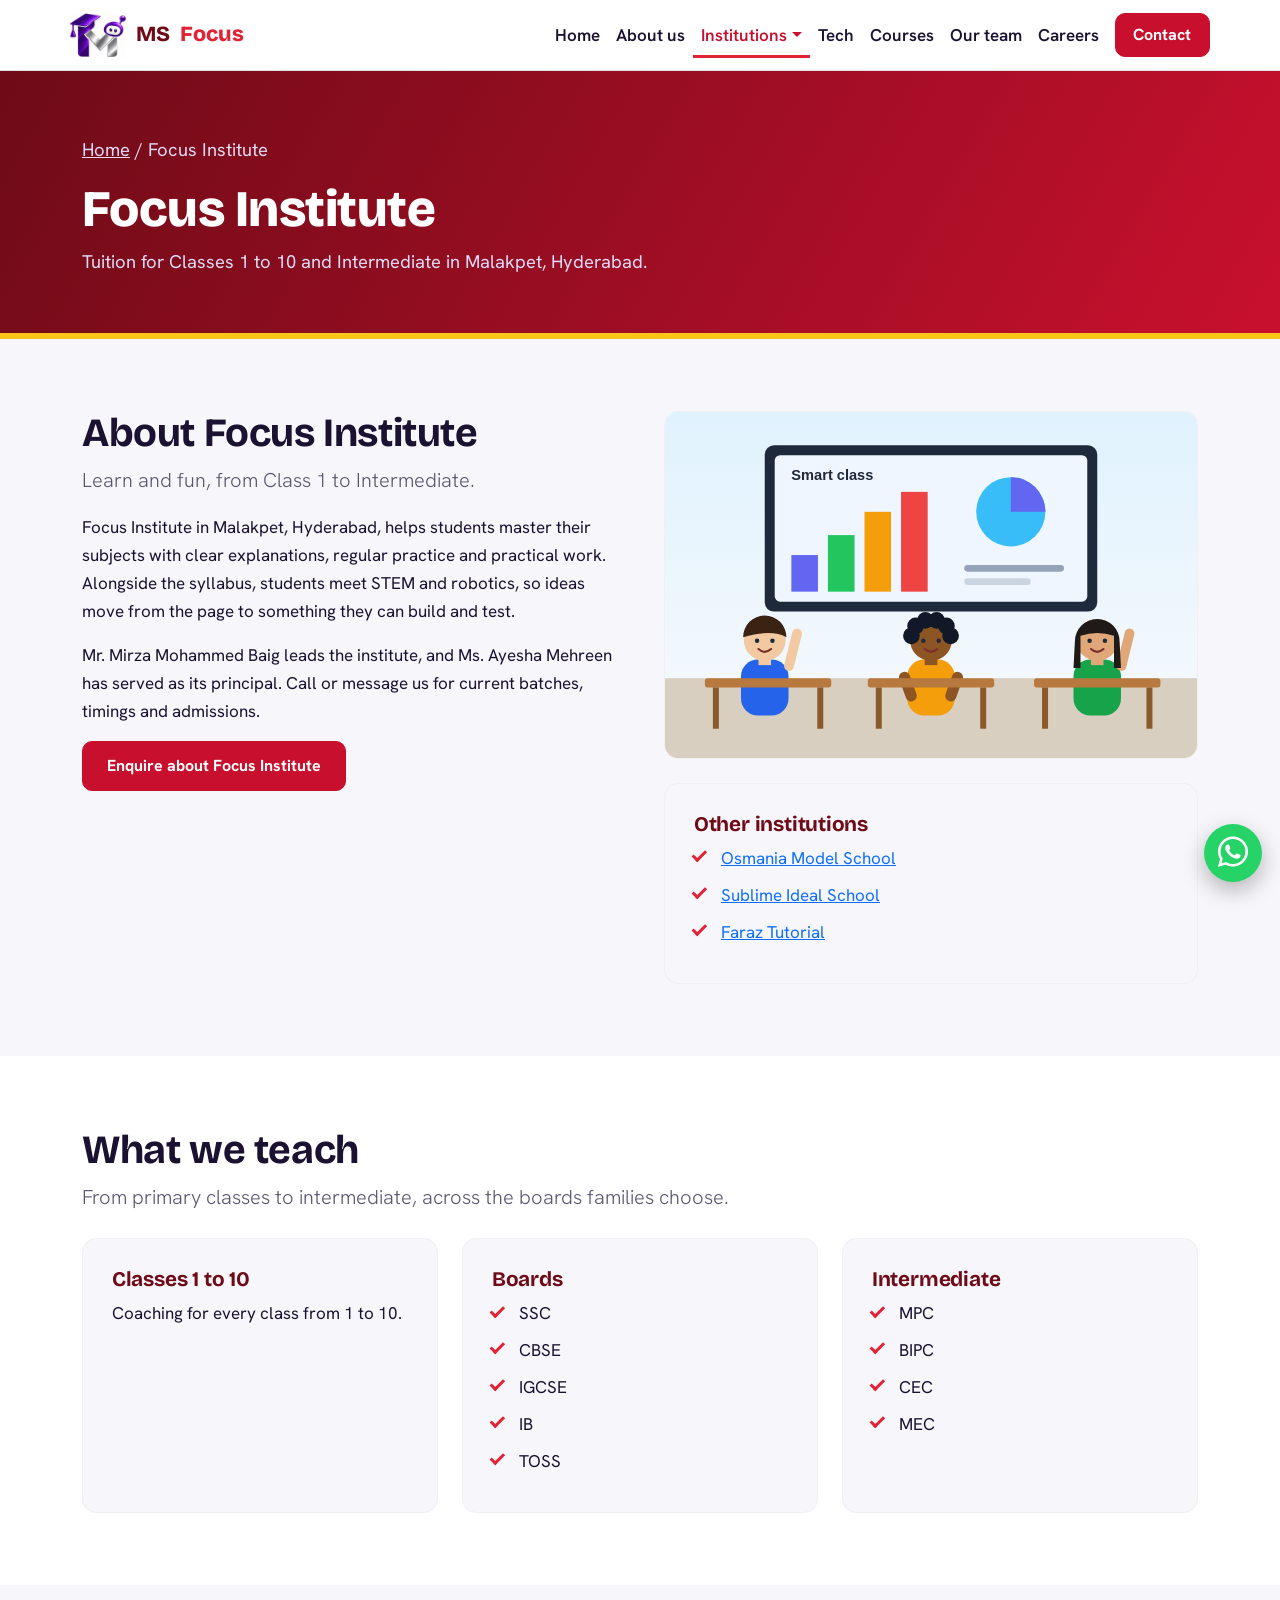
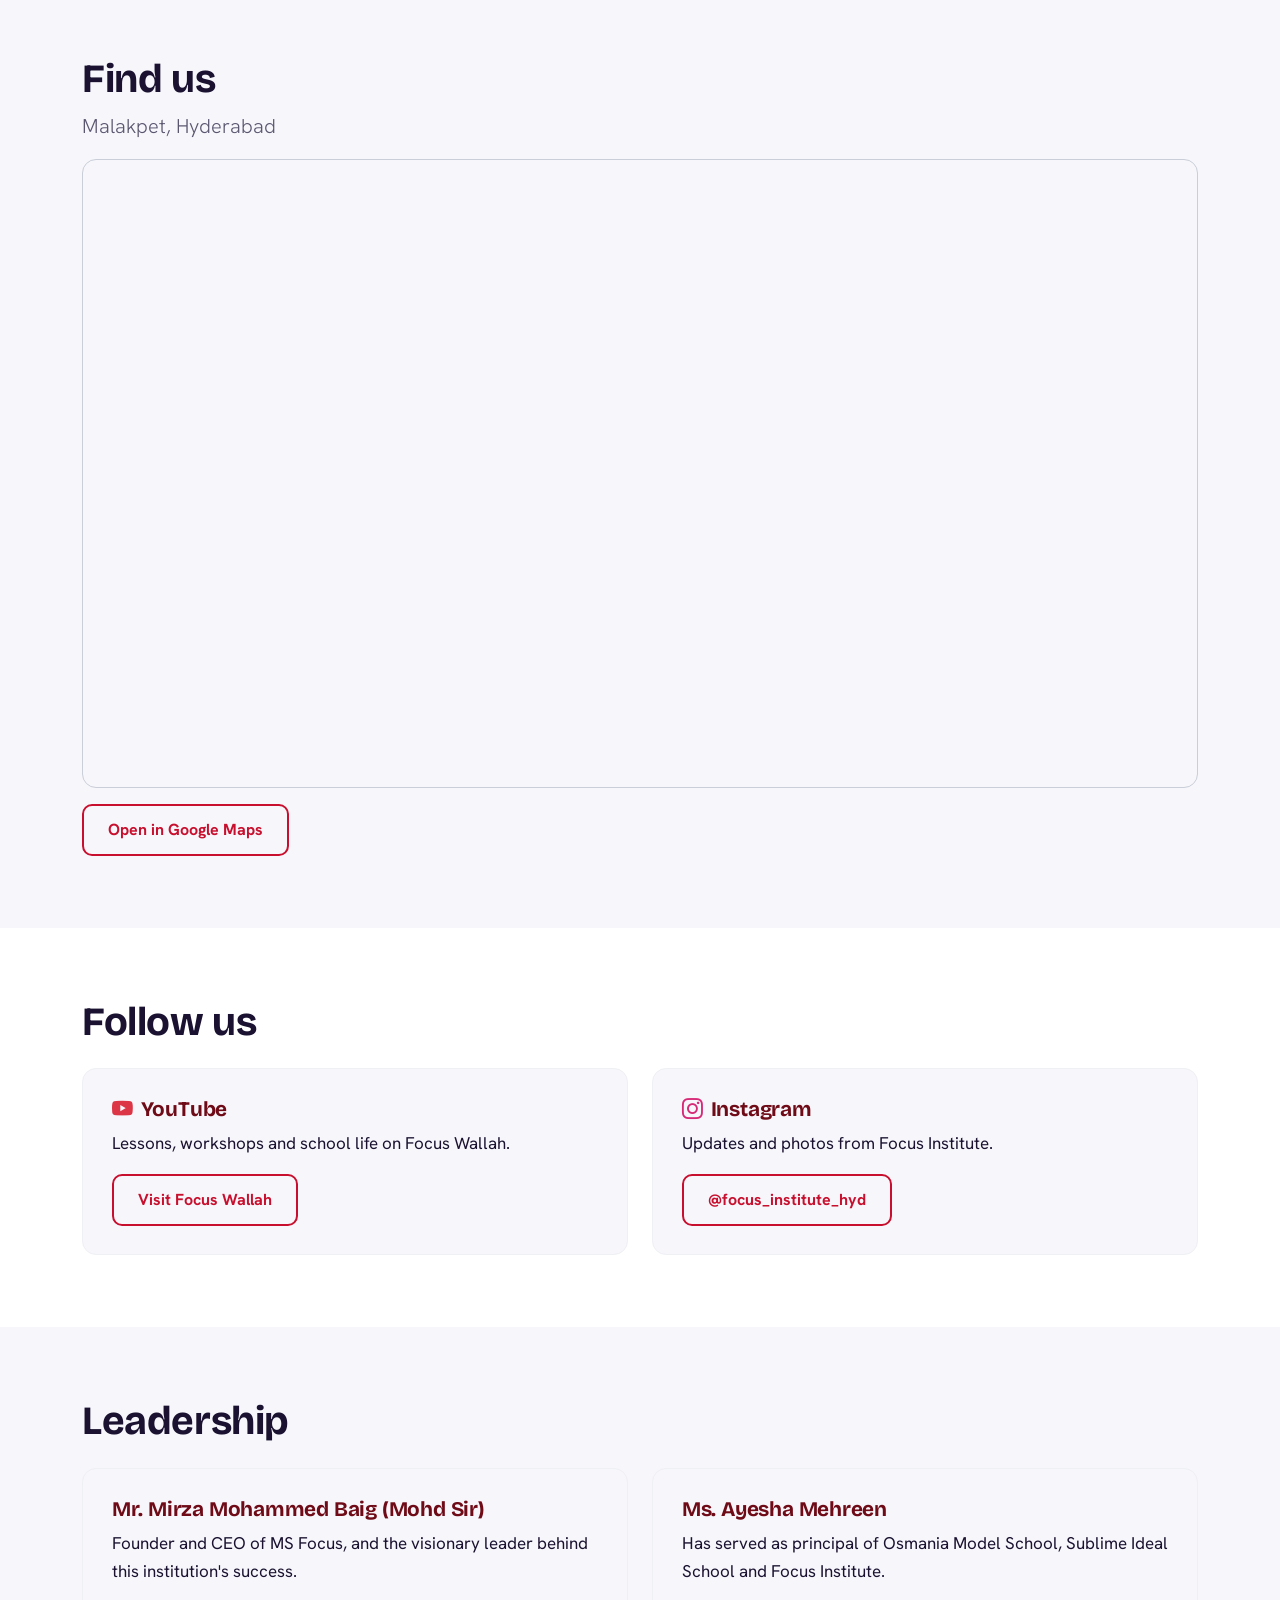
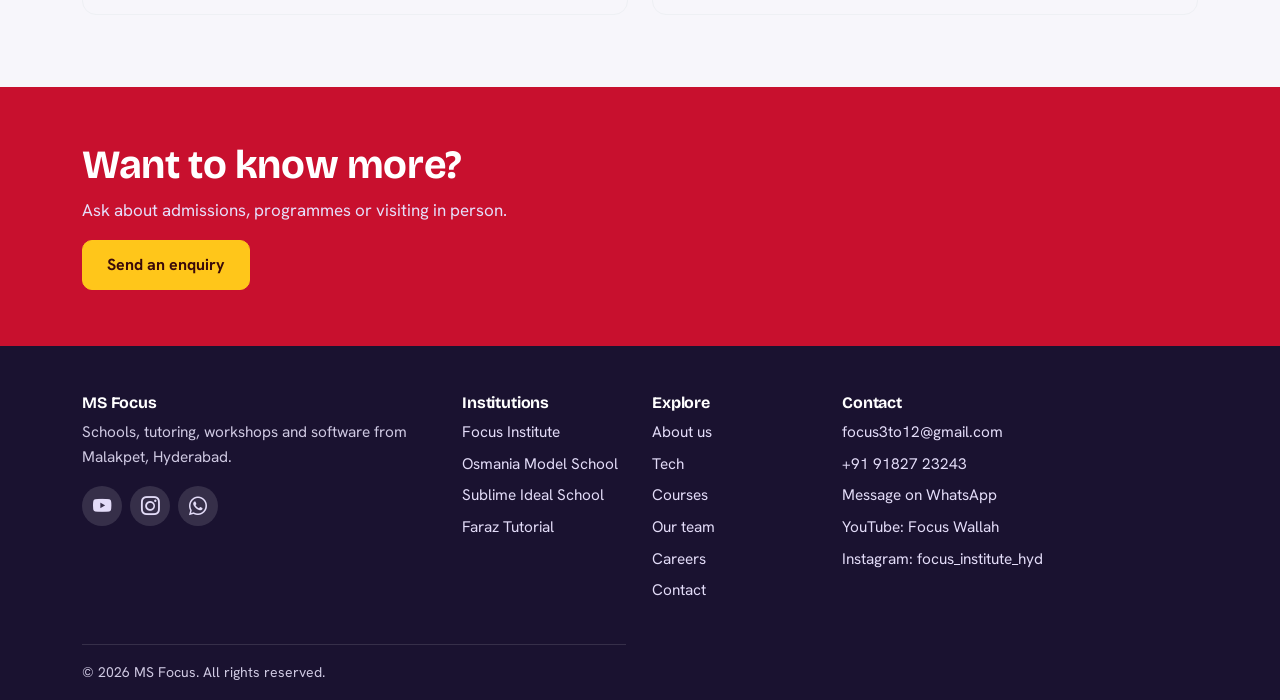
<file: focusinstitute.html>
<!DOCTYPE html>
<html lang="en">
<head>
<meta charset="UTF-8">
<meta name="viewport" content="width=device-width, initial-scale=1">
<title>Focus Institute | MS Focus</title>
<meta name="description" content="Tuition for Classes 1 to 10 and Intermediate in Malakpet, Hyderabad.">
<meta property="og:title" content="Focus Institute | MS Focus">
<meta property="og:description" content="Tuition for Classes 1 to 10 and Intermediate in Malakpet, Hyderabad.">
<meta property="og:image" content="https://www.msfocus.in/images/logo/msfocuslogo.jpeg">
<meta property="og:type" content="website">
<link rel="icon" type="image/png" href="images/logo/logo.png">
<link rel="preconnect" href="https://fonts.googleapis.com">
<link rel="preconnect" href="https://fonts.gstatic.com" crossorigin>
<link href="https://fonts.googleapis.com/css2?family=Bricolage+Grotesque:opsz,wght@12..96,600;12..96,700;12..96,800&family=Hanken+Grotesk:wght@400;600;700&display=swap" rel="stylesheet">
<link href="https://cdn.jsdelivr.net/npm/bootstrap@5.3.3/dist/css/bootstrap.min.css" rel="stylesheet">
<link href="https://cdn.jsdelivr.net/npm/bootstrap-icons@1.11.3/font/bootstrap-icons.min.css" rel="stylesheet">
<link rel="stylesheet" href="style.css">
</head>
<body class="theme-focus">
<a class="skip" href="#main">Skip to content</a>
<header class="sticky-top bg-white border-bottom">
<nav class="navbar navbar-expand-lg container" aria-label="Main">
  <a class="navbar-brand brand" href="index.html"><img src="images/logo/logo.png" alt="" width="56" height="44">MS<span>Focus</span></a>
  <button class="navbar-toggler" type="button" data-bs-toggle="collapse" data-bs-target="#mainNav" aria-controls="mainNav" aria-expanded="false" aria-label="Open navigation menu"><span class="navbar-toggler-icon"></span></button>
  <div class="collapse navbar-collapse" id="mainNav"><ul class="navbar-nav ms-auto align-items-lg-center"><li class="nav-item"><a class="nav-link" href="index.html">Home</a></li><li class="nav-item"><a class="nav-link" href="Aboutus.html">About us</a></li><li class="nav-item dropdown"><a class="nav-link dropdown-toggle active" href="#" role="button" data-bs-toggle="dropdown" aria-expanded="false">Institutions</a><ul class="dropdown-menu"><li><a class="dropdown-item active" href="focusinstitute.html" aria-current="page">Focus Institute</a></li><li><a class="dropdown-item" href="osmaniamodelschool.html">Osmania Model School</a></li><li><a class="dropdown-item" href="sublimeidealschool.html">Sublime Ideal School</a></li><li><a class="dropdown-item" href="faraztutorial.html">Faraz Tutorial</a></li></ul></li><li class="nav-item"><a class="nav-link" href="techcompany.html">Tech</a></li><li class="nav-item"><a class="nav-link" href="othercources.html">Courses</a></li><li class="nav-item"><a class="nav-link" href="ourteachers.html">Our team</a></li><li class="nav-item"><a class="nav-link" href="carriers.html">Careers</a></li><li class="nav-item ms-lg-2"><a class="btn btn-brand" href="contact.html">Contact</a></li></ul></div>
</nav></header>
<main id="main">
<section class="page-hero"><div class="container"><p class="crumbs"><a href="index.html">Home</a> / Focus Institute</p><h1>Focus Institute</h1><p class="mb-0">Tuition for Classes 1 to 10 and Intermediate in Malakpet, Hyderabad.</p></div></section><section class="section"><div class="container"><div class="row g-5">
<div class="col-lg-6"><h2>About Focus Institute</h2><p class="lead">Learn and fun, from Class 1 to Intermediate.</p><p>Focus Institute in Malakpet, Hyderabad, helps students master their subjects with clear explanations, regular practice and practical work. Alongside the syllabus, students meet STEM and robotics, so ideas move from the page to something they can build and test.</p><p>Mr. Mirza Mohammed Baig leads the institute, and Ms. Ayesha Mehreen has served as its principal. Call or message us for current batches, timings and admissions.</p><a class="btn btn-brand" href="contact.html?interest=Focus%20Institute">Enquire about Focus Institute</a></div>
<div class="col-lg-6"><figure class="gallery mb-4"><img class="img-fluid" src="images/classroom-smartboard.svg" alt="Students in a smart classroom" loading="lazy"></figure><div class="card"><div class="card-body"><h3>Other institutions</h3><ul class="ticks mb-0"><li><a href="osmaniamodelschool.html">Osmania Model School</a></li><li><a href="sublimeidealschool.html">Sublime Ideal School</a></li><li><a href="faraztutorial.html">Faraz Tutorial</a></li></ul></div></div></div></div></div></section><section class="section section-alt"><div class="container"><h2>What we teach</h2><p class="lead mb-4">From primary classes to intermediate, across the boards families choose.</p><div class="row g-4">
<div class="col-md-4"><div class="card h-100"><div class="card-body"><h3>Classes 1 to 10</h3><p class="mb-0">Coaching for every class from 1 to 10.</p></div></div></div>
<div class="col-md-4"><div class="card h-100"><div class="card-body"><h3>Boards</h3><ul class="ticks mb-0"><li>SSC</li><li>CBSE</li><li>IGCSE</li><li>IB</li><li>TOSS</li></ul></div></div></div>
<div class="col-md-4"><div class="card h-100"><div class="card-body"><h3>Intermediate</h3><ul class="ticks mb-0"><li>MPC</li><li>BIPC</li><li>CEC</li><li>MEC</li></ul></div></div></div></div></div></section><section class="section"><div class="container"><h2 class="mb-2">Find us</h2><p class="lead">Malakpet, Hyderabad</p><div class="ratio ratio-16x9 map-wrap"><iframe class="map-frame" src="https://www.google.com/maps/embed?pb=!1m18!1m12!1m3!1d3807.6240637013852!2d78.5021337!3d17.3818136!2m3!1f0!2f0!3f0!3m2!1i1024!2i768!4f13.1!3m3!1m2!1s0x3bcb99644f788645%3A0xda0216db8ea5a4ce!2sFocus%20Institute!5e0!3m2!1sen!2ssa!4v1793375564112!5m2!1sen!2ssa" title="Focus Institute on Google Maps" style="border:0;" allowfullscreen="" loading="lazy" referrerpolicy="strict-origin-when-cross-origin"></iframe></div><a class="btn btn-outline-brand mt-3" href="https://maps.app.goo.gl/J7Fwi3zBtUcybsMx7" target="_blank" rel="noopener">Open in Google Maps</a></div></section><section class="section section-alt"><div class="container"><h2 class="mb-4">Follow us</h2><div class="row g-4">
<div class="col-md-6"><div class="card h-100"><div class="card-body"><h3><i class="bi bi-youtube me-2 text-danger"></i>YouTube</h3><p>Lessons, workshops and school life on Focus Wallah.</p><a class="btn btn-outline-brand" href="https://www.youtube.com/@focuswallah" target="_blank" rel="noopener">Visit Focus Wallah</a></div></div></div>
<div class="col-md-6"><div class="card h-100"><div class="card-body"><h3><i class="bi bi-instagram me-2" style="color:#d62976"></i>Instagram</h3><p>Updates and photos from Focus Institute.</p><a class="btn btn-outline-brand" href="https://www.instagram.com/focus_institute_hyd/" target="_blank" rel="noopener">@focus_institute_hyd</a></div></div></div></div></div></section><section class="section"><div class="container"><h2 class="mb-4">Leadership</h2><div class="row g-4">
<div class="col-md-6"><div class="card h-100"><div class="card-body"><h3>Mr. Mirza Mohammed Baig (Mohd Sir)</h3><p class="mb-0">Founder and CEO of MS Focus, and the visionary leader behind this institution's success.</p></div></div></div>
<div class="col-md-6"><div class="card h-100"><div class="card-body"><h3>Ms. Ayesha Mehreen</h3><p class="mb-0">Has served as principal of Osmania Model School, Sublime Ideal School and Focus Institute.</p></div></div></div></div></div></section><section class="cta-band"><div class="container"><h2>Want to know more?</h2><p>Ask about admissions, programmes or visiting in person.</p><a class="btn btn-accent" href="contact.html?interest=Focus%20Institute">Send an enquiry</a></div></section>
</main>
<footer class="site-footer pt-5 pb-3">
<div class="container"><div class="row g-4">
  <div class="col-lg-4"><h3>MS Focus</h3><p>Schools, tutoring, workshops and software from Malakpet, Hyderabad.</p>
    <div class="d-flex gap-2"><a class="social" href="https://www.youtube.com/@focuswallah" target="_blank" rel="noopener" aria-label="YouTube: Focus Wallah"><i class="bi bi-youtube"></i></a><a class="social" href="https://www.instagram.com/focus_institute_hyd/" target="_blank" rel="noopener" aria-label="Instagram: focus_institute_hyd"><i class="bi bi-instagram"></i></a><a class="social" href="https://wa.me/919182723243" target="_blank" rel="noopener" aria-label="WhatsApp"><i class="bi bi-whatsapp"></i></a></div></div>
  <div class="col-6 col-lg-2"><h3>Institutions</h3><ul class="list-unstyled"><li><a href="focusinstitute.html">Focus Institute</a></li><li><a href="osmaniamodelschool.html">Osmania Model School</a></li><li><a href="sublimeidealschool.html">Sublime Ideal School</a></li><li><a href="faraztutorial.html">Faraz Tutorial</a></li></ul></div>
  <div class="col-6 col-lg-2"><h3>Explore</h3><ul class="list-unstyled"><li><a href="Aboutus.html">About us</a></li><li><a href="techcompany.html">Tech</a></li><li><a href="othercources.html">Courses</a></li><li><a href="ourteachers.html">Our team</a></li><li><a href="carriers.html">Careers</a></li><li><a href="contact.html">Contact</a></li></ul></div>
  <div class="col-lg-4"><h3>Contact</h3><ul class="list-unstyled">
    <li><a href="mailto:focus3to12@gmail.com">focus3to12@gmail.com</a></li>
    <li><a href="tel:+919182723243">+91 91827 23243</a></li>
    <li><a href="https://wa.me/919182723243">Message on WhatsApp</a></li>
    <li><a href="https://www.youtube.com/@focuswallah" target="_blank" rel="noopener">YouTube: Focus Wallah</a></li>
    <li><a href="https://www.instagram.com/focus_institute_hyd/" target="_blank" rel="noopener">Instagram: focus_institute_hyd</a></li></ul></div>
</div><p class="copy mt-4 pt-3 mb-0">&copy; <span class="year">2026</span> MS Focus. All rights reserved.</p></div></footer>
<a class="wa-float" href="https://wa.me/919182723243?text=Hello%20MS%20Focus" target="_blank" rel="noopener" aria-label="Chat with us on WhatsApp"><i class="bi bi-whatsapp"></i></a>
<script src="https://cdn.jsdelivr.net/npm/bootstrap@5.3.3/dist/js/bootstrap.bundle.min.js"></script>
<script src="script.js"></script>
</body>
</html>
</file>
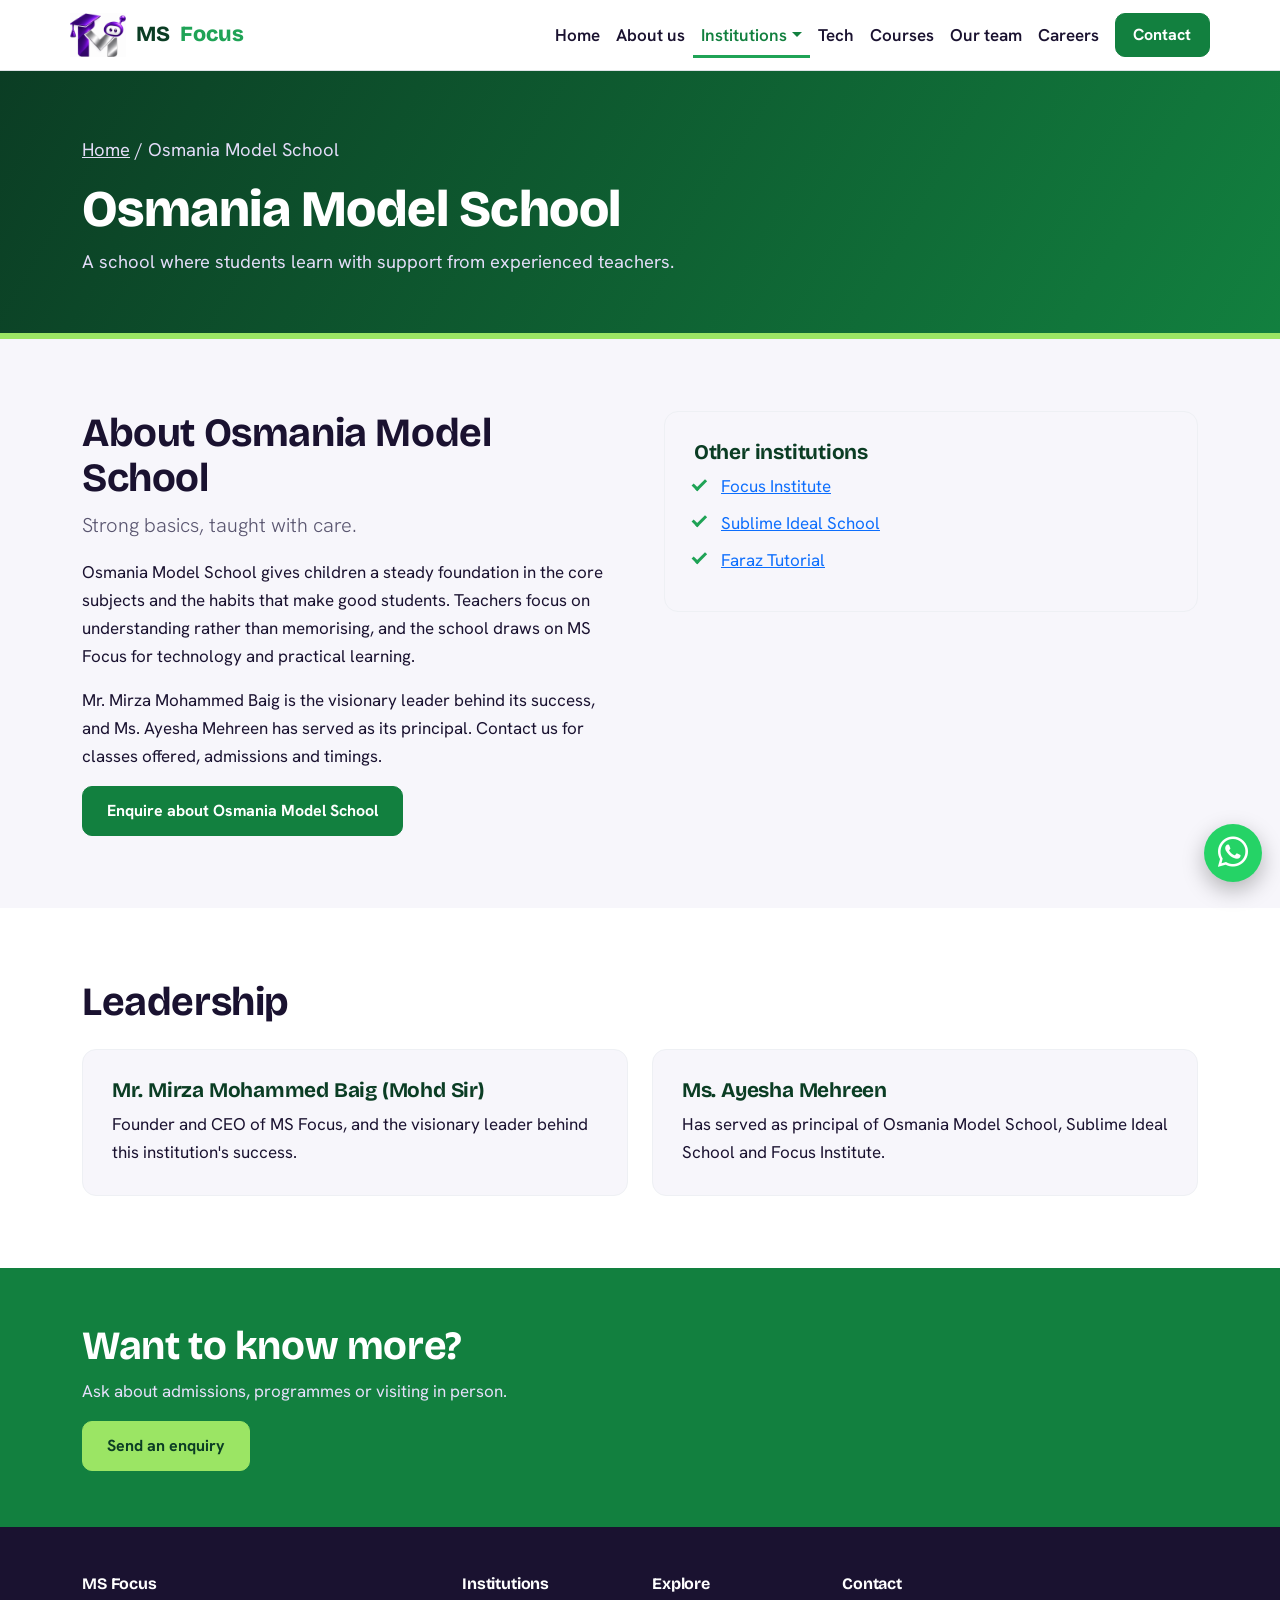
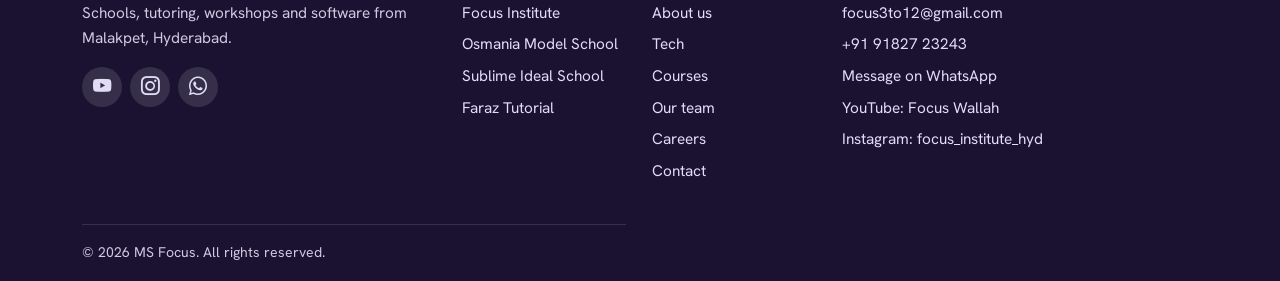
<file: osmaniamodelschool.html>
<!DOCTYPE html>
<html lang="en">
<head>
<meta charset="UTF-8">
<meta name="viewport" content="width=device-width, initial-scale=1">
<title>Osmania Model School | MS Focus</title>
<meta name="description" content="A school where students learn with support from experienced teachers.">
<meta property="og:title" content="Osmania Model School | MS Focus">
<meta property="og:description" content="A school where students learn with support from experienced teachers.">
<meta property="og:image" content="https://www.msfocus.in/images/logo/msfocuslogo.jpeg">
<meta property="og:type" content="website">
<link rel="icon" type="image/png" href="images/logo/logo.png">
<link rel="preconnect" href="https://fonts.googleapis.com">
<link rel="preconnect" href="https://fonts.gstatic.com" crossorigin>
<link href="https://fonts.googleapis.com/css2?family=Bricolage+Grotesque:opsz,wght@12..96,600;12..96,700;12..96,800&family=Hanken+Grotesk:wght@400;600;700&display=swap" rel="stylesheet">
<link href="https://cdn.jsdelivr.net/npm/bootstrap@5.3.3/dist/css/bootstrap.min.css" rel="stylesheet">
<link href="https://cdn.jsdelivr.net/npm/bootstrap-icons@1.11.3/font/bootstrap-icons.min.css" rel="stylesheet">
<link rel="stylesheet" href="style.css">
</head>
<body class="theme-osmania">
<a class="skip" href="#main">Skip to content</a>
<header class="sticky-top bg-white border-bottom">
<nav class="navbar navbar-expand-lg container" aria-label="Main">
  <a class="navbar-brand brand" href="index.html"><img src="images/logo/logo.png" alt="" width="56" height="44">MS<span>Focus</span></a>
  <button class="navbar-toggler" type="button" data-bs-toggle="collapse" data-bs-target="#mainNav" aria-controls="mainNav" aria-expanded="false" aria-label="Open navigation menu"><span class="navbar-toggler-icon"></span></button>
  <div class="collapse navbar-collapse" id="mainNav"><ul class="navbar-nav ms-auto align-items-lg-center"><li class="nav-item"><a class="nav-link" href="index.html">Home</a></li><li class="nav-item"><a class="nav-link" href="Aboutus.html">About us</a></li><li class="nav-item dropdown"><a class="nav-link dropdown-toggle active" href="#" role="button" data-bs-toggle="dropdown" aria-expanded="false">Institutions</a><ul class="dropdown-menu"><li><a class="dropdown-item" href="focusinstitute.html">Focus Institute</a></li><li><a class="dropdown-item active" href="osmaniamodelschool.html" aria-current="page">Osmania Model School</a></li><li><a class="dropdown-item" href="sublimeidealschool.html">Sublime Ideal School</a></li><li><a class="dropdown-item" href="faraztutorial.html">Faraz Tutorial</a></li></ul></li><li class="nav-item"><a class="nav-link" href="techcompany.html">Tech</a></li><li class="nav-item"><a class="nav-link" href="othercources.html">Courses</a></li><li class="nav-item"><a class="nav-link" href="ourteachers.html">Our team</a></li><li class="nav-item"><a class="nav-link" href="carriers.html">Careers</a></li><li class="nav-item ms-lg-2"><a class="btn btn-brand" href="contact.html">Contact</a></li></ul></div>
</nav></header>
<main id="main">
<section class="page-hero"><div class="container"><p class="crumbs"><a href="index.html">Home</a> / Osmania Model School</p><h1>Osmania Model School</h1><p class="mb-0">A school where students learn with support from experienced teachers.</p></div></section><section class="section"><div class="container"><div class="row g-5">
<div class="col-lg-6"><h2>About Osmania Model School</h2><p class="lead">Strong basics, taught with care.</p><p>Osmania Model School gives children a steady foundation in the core subjects and the habits that make good students. Teachers focus on understanding rather than memorising, and the school draws on MS Focus for technology and practical learning.</p><p>Mr. Mirza Mohammed Baig is the visionary leader behind its success, and Ms. Ayesha Mehreen has served as its principal. Contact us for classes offered, admissions and timings.</p><a class="btn btn-brand" href="contact.html?interest=Osmania%20Model%20School">Enquire about Osmania Model School</a></div>
<div class="col-lg-6"><div class="card"><div class="card-body"><h3>Other institutions</h3><ul class="ticks mb-0"><li><a href="focusinstitute.html">Focus Institute</a></li><li><a href="sublimeidealschool.html">Sublime Ideal School</a></li><li><a href="faraztutorial.html">Faraz Tutorial</a></li></ul></div></div></div></div></div></section><section class="section section-alt"><div class="container"><h2 class="mb-4">Leadership</h2><div class="row g-4">
<div class="col-md-6"><div class="card h-100"><div class="card-body"><h3>Mr. Mirza Mohammed Baig (Mohd Sir)</h3><p class="mb-0">Founder and CEO of MS Focus, and the visionary leader behind this institution's success.</p></div></div></div>
<div class="col-md-6"><div class="card h-100"><div class="card-body"><h3>Ms. Ayesha Mehreen</h3><p class="mb-0">Has served as principal of Osmania Model School, Sublime Ideal School and Focus Institute.</p></div></div></div></div></div></section><section class="cta-band"><div class="container"><h2>Want to know more?</h2><p>Ask about admissions, programmes or visiting in person.</p><a class="btn btn-accent" href="contact.html?interest=Osmania%20Model%20School">Send an enquiry</a></div></section>
</main>
<footer class="site-footer pt-5 pb-3">
<div class="container"><div class="row g-4">
  <div class="col-lg-4"><h3>MS Focus</h3><p>Schools, tutoring, workshops and software from Malakpet, Hyderabad.</p>
    <div class="d-flex gap-2"><a class="social" href="https://www.youtube.com/@focuswallah" target="_blank" rel="noopener" aria-label="YouTube: Focus Wallah"><i class="bi bi-youtube"></i></a><a class="social" href="https://www.instagram.com/focus_institute_hyd/" target="_blank" rel="noopener" aria-label="Instagram: focus_institute_hyd"><i class="bi bi-instagram"></i></a><a class="social" href="https://wa.me/919182723243" target="_blank" rel="noopener" aria-label="WhatsApp"><i class="bi bi-whatsapp"></i></a></div></div>
  <div class="col-6 col-lg-2"><h3>Institutions</h3><ul class="list-unstyled"><li><a href="focusinstitute.html">Focus Institute</a></li><li><a href="osmaniamodelschool.html">Osmania Model School</a></li><li><a href="sublimeidealschool.html">Sublime Ideal School</a></li><li><a href="faraztutorial.html">Faraz Tutorial</a></li></ul></div>
  <div class="col-6 col-lg-2"><h3>Explore</h3><ul class="list-unstyled"><li><a href="Aboutus.html">About us</a></li><li><a href="techcompany.html">Tech</a></li><li><a href="othercources.html">Courses</a></li><li><a href="ourteachers.html">Our team</a></li><li><a href="carriers.html">Careers</a></li><li><a href="contact.html">Contact</a></li></ul></div>
  <div class="col-lg-4"><h3>Contact</h3><ul class="list-unstyled">
    <li><a href="mailto:focus3to12@gmail.com">focus3to12@gmail.com</a></li>
    <li><a href="tel:+919182723243">+91 91827 23243</a></li>
    <li><a href="https://wa.me/919182723243">Message on WhatsApp</a></li>
    <li><a href="https://www.youtube.com/@focuswallah" target="_blank" rel="noopener">YouTube: Focus Wallah</a></li>
    <li><a href="https://www.instagram.com/focus_institute_hyd/" target="_blank" rel="noopener">Instagram: focus_institute_hyd</a></li></ul></div>
</div><p class="copy mt-4 pt-3 mb-0">&copy; <span class="year">2026</span> MS Focus. All rights reserved.</p></div></footer>
<a class="wa-float" href="https://wa.me/919182723243?text=Hello%20MS%20Focus" target="_blank" rel="noopener" aria-label="Chat with us on WhatsApp"><i class="bi bi-whatsapp"></i></a>
<script src="https://cdn.jsdelivr.net/npm/bootstrap@5.3.3/dist/js/bootstrap.bundle.min.js"></script>
<script src="script.js"></script>
</body>
</html>
</file>
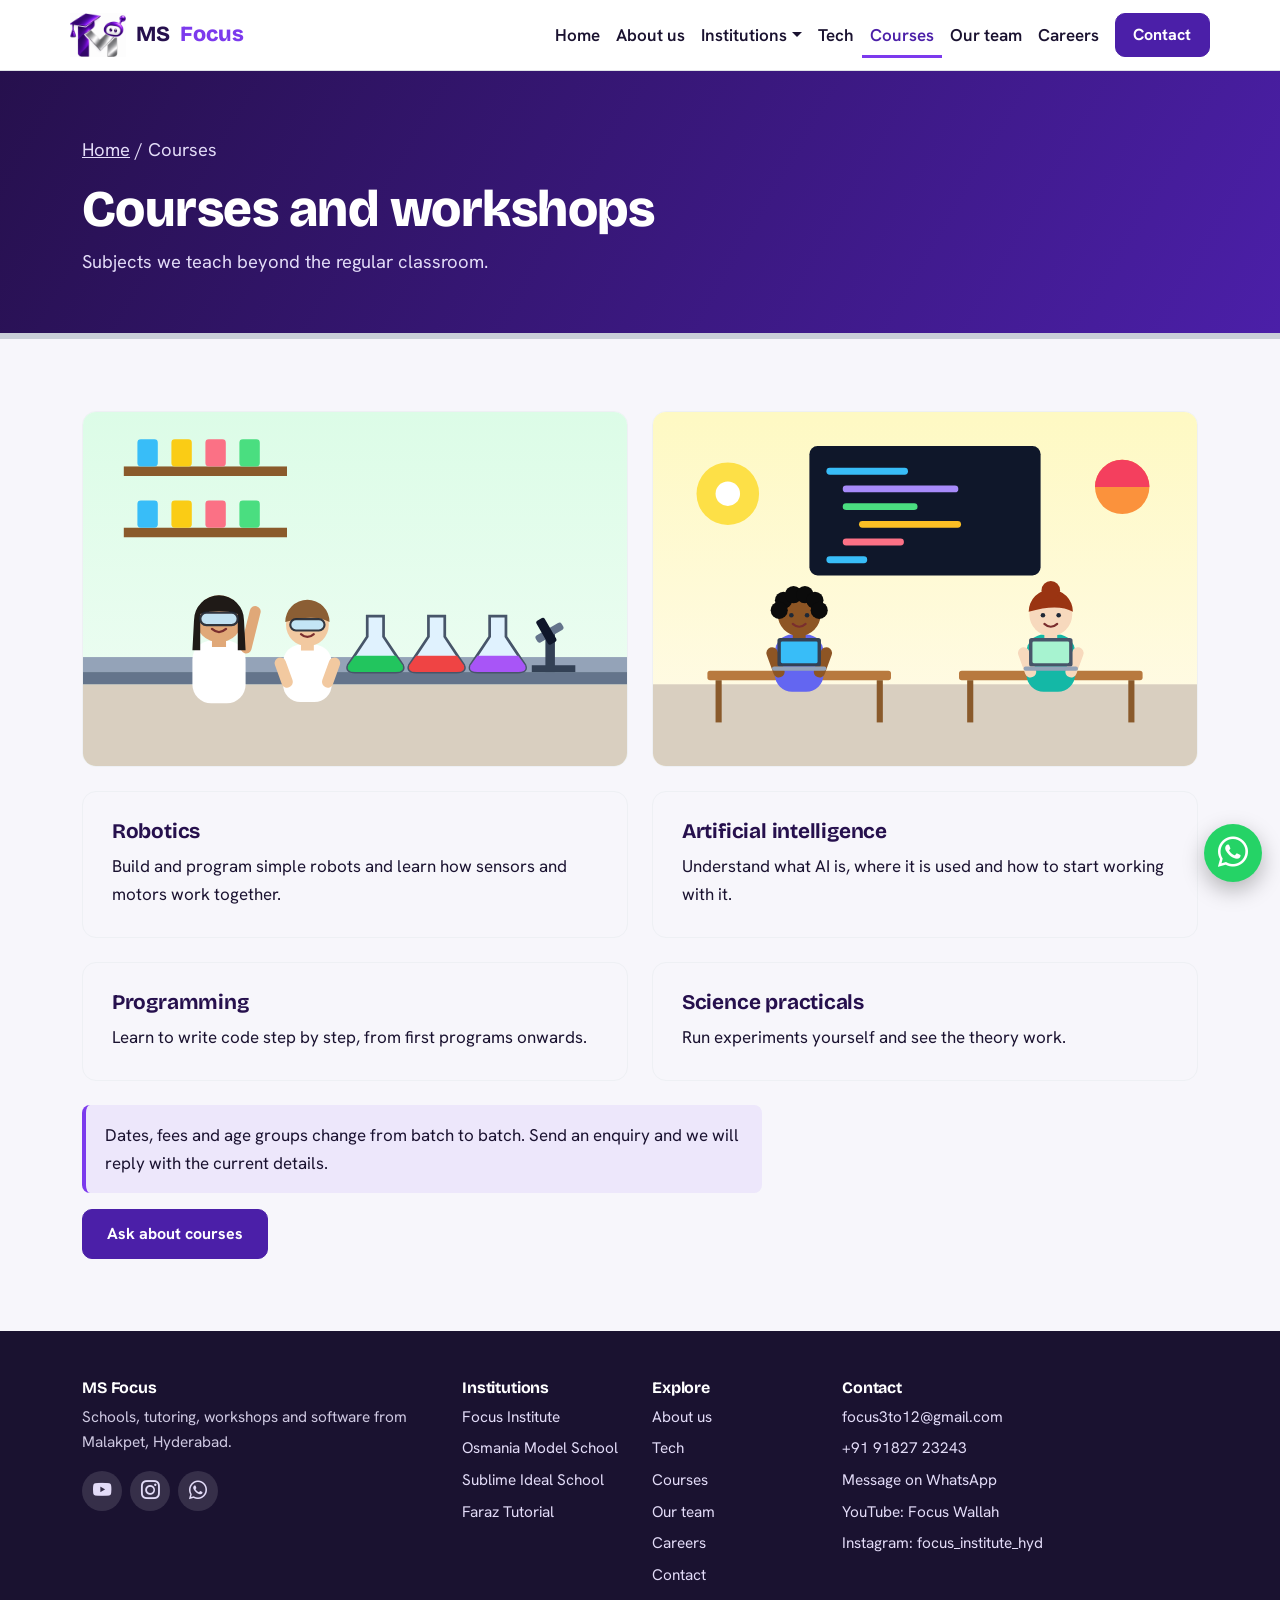
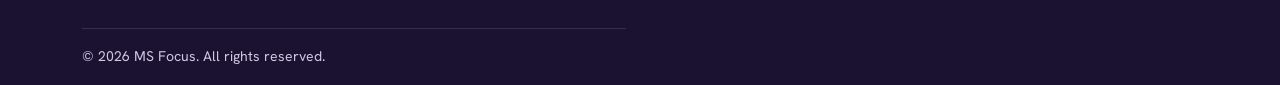
<file: othercources.html>
<!DOCTYPE html>
<html lang="en">
<head>
<meta charset="UTF-8">
<meta name="viewport" content="width=device-width, initial-scale=1">
<title>Courses | MS Focus</title>
<meta name="description" content="Courses and workshops from MS Focus: robotics, AI, programming and science practicals.">
<meta property="og:title" content="Courses | MS Focus">
<meta property="og:description" content="Courses and workshops from MS Focus: robotics, AI, programming and science practicals.">
<meta property="og:image" content="https://www.msfocus.in/images/logo/msfocuslogo.jpeg">
<meta property="og:type" content="website">
<link rel="icon" type="image/png" href="images/logo/logo.png">
<link rel="preconnect" href="https://fonts.googleapis.com">
<link rel="preconnect" href="https://fonts.gstatic.com" crossorigin>
<link href="https://fonts.googleapis.com/css2?family=Bricolage+Grotesque:opsz,wght@12..96,600;12..96,700;12..96,800&family=Hanken+Grotesk:wght@400;600;700&display=swap" rel="stylesheet">
<link href="https://cdn.jsdelivr.net/npm/bootstrap@5.3.3/dist/css/bootstrap.min.css" rel="stylesheet">
<link href="https://cdn.jsdelivr.net/npm/bootstrap-icons@1.11.3/font/bootstrap-icons.min.css" rel="stylesheet">
<link rel="stylesheet" href="style.css">
</head>
<body class="">
<a class="skip" href="#main">Skip to content</a>
<header class="sticky-top bg-white border-bottom">
<nav class="navbar navbar-expand-lg container" aria-label="Main">
  <a class="navbar-brand brand" href="index.html"><img src="images/logo/logo.png" alt="" width="56" height="44">MS<span>Focus</span></a>
  <button class="navbar-toggler" type="button" data-bs-toggle="collapse" data-bs-target="#mainNav" aria-controls="mainNav" aria-expanded="false" aria-label="Open navigation menu"><span class="navbar-toggler-icon"></span></button>
  <div class="collapse navbar-collapse" id="mainNav"><ul class="navbar-nav ms-auto align-items-lg-center"><li class="nav-item"><a class="nav-link" href="index.html">Home</a></li><li class="nav-item"><a class="nav-link" href="Aboutus.html">About us</a></li><li class="nav-item dropdown"><a class="nav-link dropdown-toggle" href="#" role="button" data-bs-toggle="dropdown" aria-expanded="false">Institutions</a><ul class="dropdown-menu"><li><a class="dropdown-item" href="focusinstitute.html">Focus Institute</a></li><li><a class="dropdown-item" href="osmaniamodelschool.html">Osmania Model School</a></li><li><a class="dropdown-item" href="sublimeidealschool.html">Sublime Ideal School</a></li><li><a class="dropdown-item" href="faraztutorial.html">Faraz Tutorial</a></li></ul></li><li class="nav-item"><a class="nav-link" href="techcompany.html">Tech</a></li><li class="nav-item"><a class="nav-link active" aria-current="page" href="othercources.html">Courses</a></li><li class="nav-item"><a class="nav-link" href="ourteachers.html">Our team</a></li><li class="nav-item"><a class="nav-link" href="carriers.html">Careers</a></li><li class="nav-item ms-lg-2"><a class="btn btn-brand" href="contact.html">Contact</a></li></ul></div>
</nav></header>
<main id="main">
<section class="page-hero"><div class="container"><p class="crumbs"><a href="index.html">Home</a> / Courses</p><h1>Courses and workshops</h1><p class="mb-0">Subjects we teach beyond the regular classroom.</p></div></section><section class="section"><div class="container">
<div class="row g-4 gallery mb-4"><div class="col-md-6"><figure><img class="img-fluid" src="images/science-lab.svg" alt="Students doing a science experiment" loading="lazy"></figure></div><div class="col-md-6"><figure><img class="img-fluid" src="images/coding-kids.svg" alt="Students coding on laptops" loading="lazy"></figure></div></div>
<div class="row g-4"><div class="col-md-6"><div class="card h-100"><div class="card-body"><h3>Robotics</h3><p class="mb-0">Build and program simple robots and learn how sensors and motors work together.</p></div></div></div><div class="col-md-6"><div class="card h-100"><div class="card-body"><h3>Artificial intelligence</h3><p class="mb-0">Understand what AI is, where it is used and how to start working with it.</p></div></div></div><div class="col-md-6"><div class="card h-100"><div class="card-body"><h3>Programming</h3><p class="mb-0">Learn to write code step by step, from first programs onwards.</p></div></div></div><div class="col-md-6"><div class="card h-100"><div class="card-body"><h3>Science practicals</h3><p class="mb-0">Run experiments yourself and see the theory work.</p></div></div></div></div>
<p class="note mt-4">Dates, fees and age groups change from batch to batch. Send an enquiry and we will reply with the current details.</p><a class="btn btn-brand" href="contact.html?interest=Courses">Ask about courses</a></div></section>
</main>
<footer class="site-footer pt-5 pb-3">
<div class="container"><div class="row g-4">
  <div class="col-lg-4"><h3>MS Focus</h3><p>Schools, tutoring, workshops and software from Malakpet, Hyderabad.</p>
    <div class="d-flex gap-2"><a class="social" href="https://www.youtube.com/@focuswallah" target="_blank" rel="noopener" aria-label="YouTube: Focus Wallah"><i class="bi bi-youtube"></i></a><a class="social" href="https://www.instagram.com/focus_institute_hyd/" target="_blank" rel="noopener" aria-label="Instagram: focus_institute_hyd"><i class="bi bi-instagram"></i></a><a class="social" href="https://wa.me/919182723243" target="_blank" rel="noopener" aria-label="WhatsApp"><i class="bi bi-whatsapp"></i></a></div></div>
  <div class="col-6 col-lg-2"><h3>Institutions</h3><ul class="list-unstyled"><li><a href="focusinstitute.html">Focus Institute</a></li><li><a href="osmaniamodelschool.html">Osmania Model School</a></li><li><a href="sublimeidealschool.html">Sublime Ideal School</a></li><li><a href="faraztutorial.html">Faraz Tutorial</a></li></ul></div>
  <div class="col-6 col-lg-2"><h3>Explore</h3><ul class="list-unstyled"><li><a href="Aboutus.html">About us</a></li><li><a href="techcompany.html">Tech</a></li><li><a href="othercources.html">Courses</a></li><li><a href="ourteachers.html">Our team</a></li><li><a href="carriers.html">Careers</a></li><li><a href="contact.html">Contact</a></li></ul></div>
  <div class="col-lg-4"><h3>Contact</h3><ul class="list-unstyled">
    <li><a href="mailto:focus3to12@gmail.com">focus3to12@gmail.com</a></li>
    <li><a href="tel:+919182723243">+91 91827 23243</a></li>
    <li><a href="https://wa.me/919182723243">Message on WhatsApp</a></li>
    <li><a href="https://www.youtube.com/@focuswallah" target="_blank" rel="noopener">YouTube: Focus Wallah</a></li>
    <li><a href="https://www.instagram.com/focus_institute_hyd/" target="_blank" rel="noopener">Instagram: focus_institute_hyd</a></li></ul></div>
</div><p class="copy mt-4 pt-3 mb-0">&copy; <span class="year">2026</span> MS Focus. All rights reserved.</p></div></footer>
<a class="wa-float" href="https://wa.me/919182723243?text=Hello%20MS%20Focus" target="_blank" rel="noopener" aria-label="Chat with us on WhatsApp"><i class="bi bi-whatsapp"></i></a>
<script src="https://cdn.jsdelivr.net/npm/bootstrap@5.3.3/dist/js/bootstrap.bundle.min.js"></script>
<script src="script.js"></script>
</body>
</html>
</file>
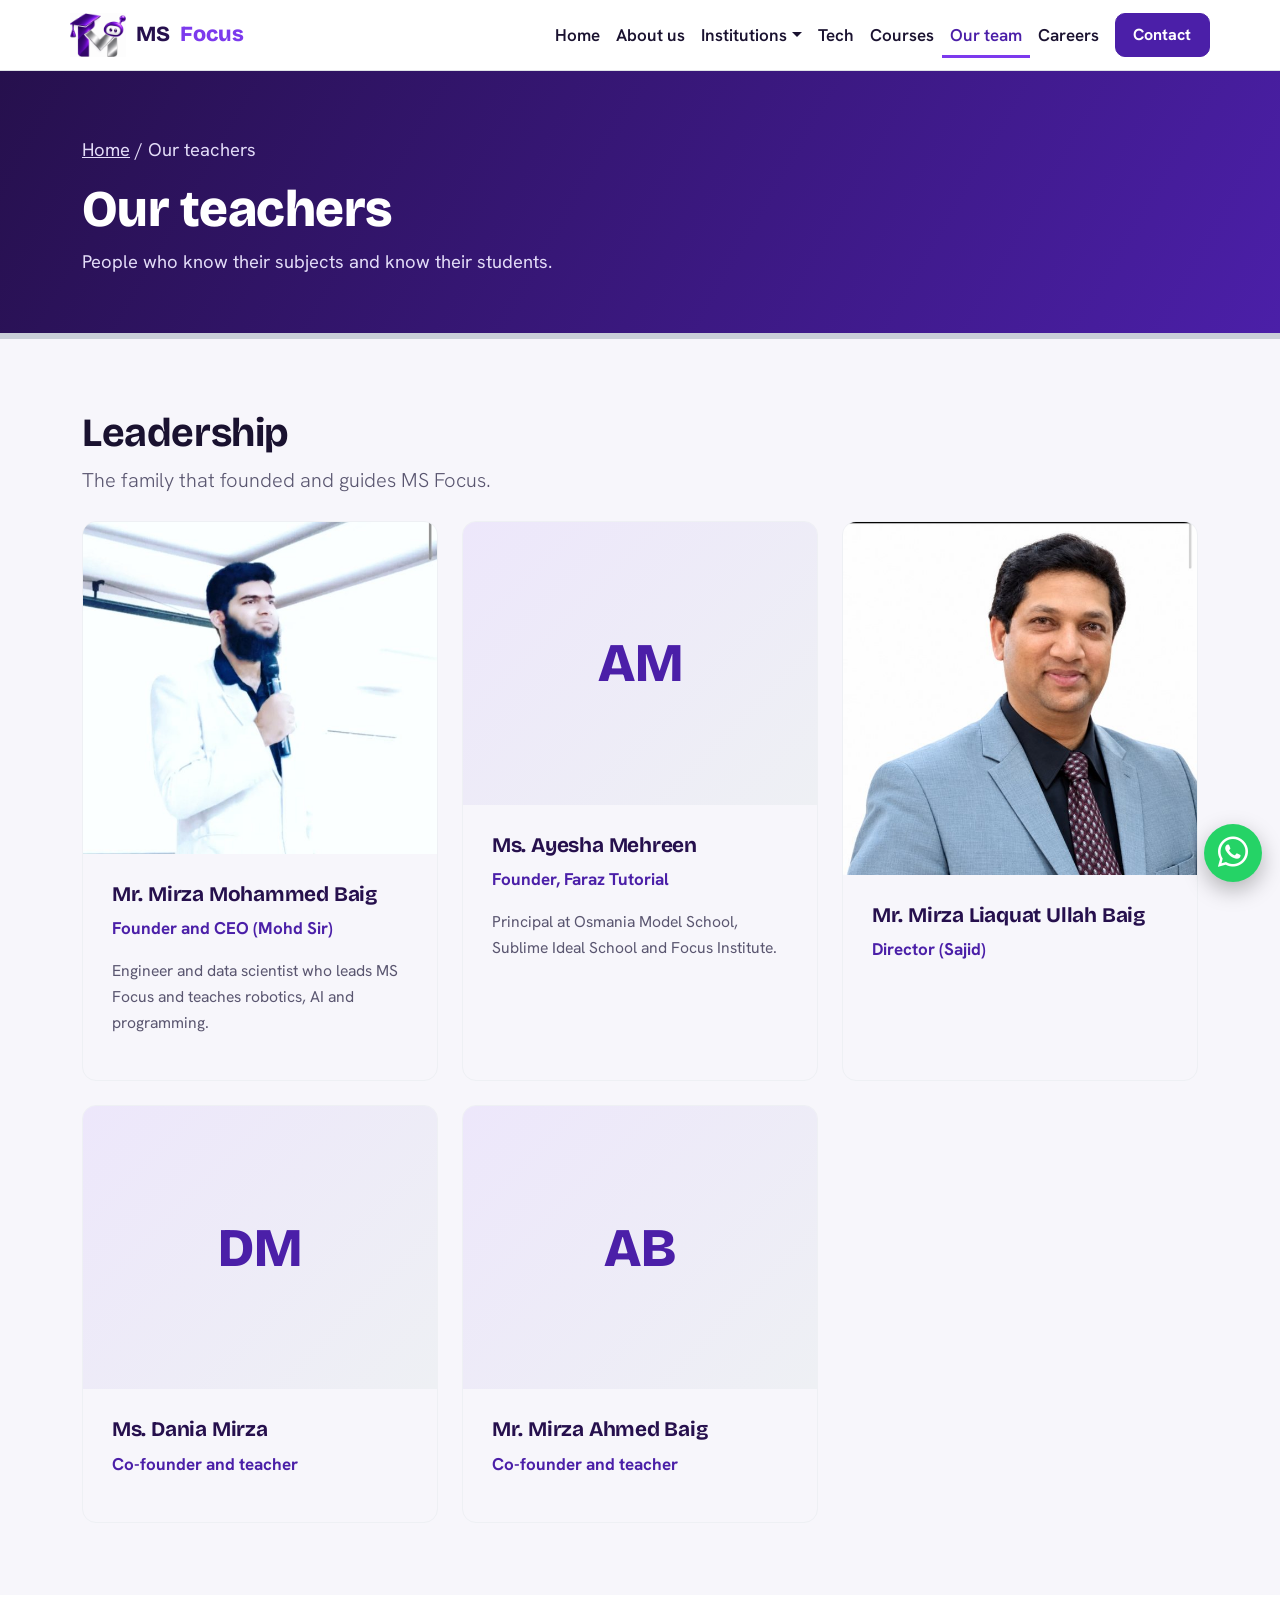
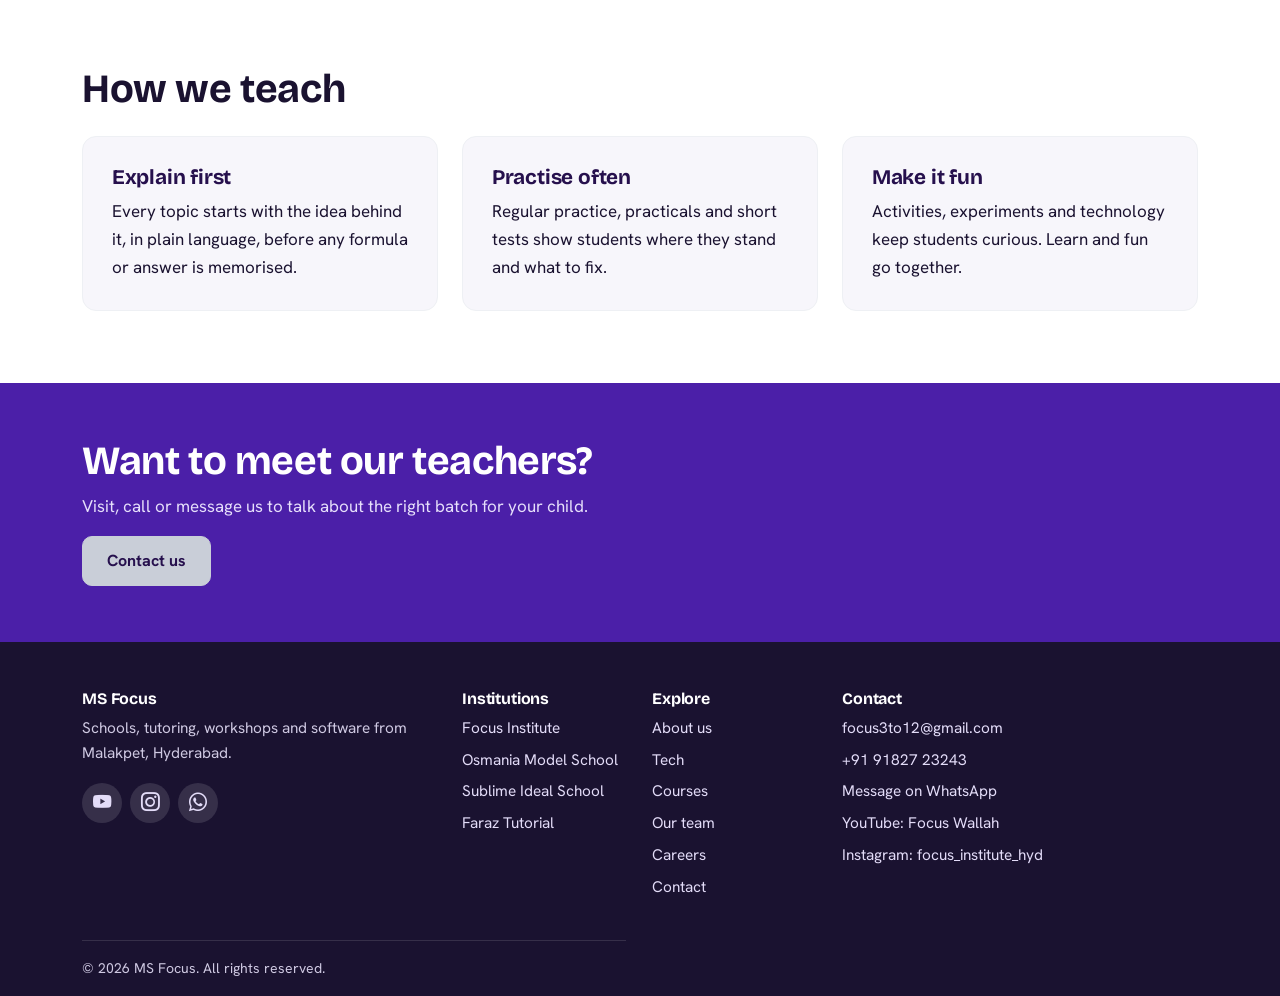
<file: ourteachers.html>
<!DOCTYPE html>
<html lang="en">
<head>
<meta charset="UTF-8">
<meta name="viewport" content="width=device-width, initial-scale=1">
<title>Our teachers | MS Focus</title>
<meta name="description" content="Meet the leaders and teachers of MS Focus and learn how we teach.">
<meta property="og:title" content="Our teachers | MS Focus">
<meta property="og:description" content="Meet the leaders and teachers of MS Focus and learn how we teach.">
<meta property="og:image" content="https://www.msfocus.in/images/logo/msfocuslogo.jpeg">
<meta property="og:type" content="website">
<link rel="icon" type="image/png" href="images/logo/logo.png">
<link rel="preconnect" href="https://fonts.googleapis.com">
<link rel="preconnect" href="https://fonts.gstatic.com" crossorigin>
<link href="https://fonts.googleapis.com/css2?family=Bricolage+Grotesque:opsz,wght@12..96,600;12..96,700;12..96,800&family=Hanken+Grotesk:wght@400;600;700&display=swap" rel="stylesheet">
<link href="https://cdn.jsdelivr.net/npm/bootstrap@5.3.3/dist/css/bootstrap.min.css" rel="stylesheet">
<link href="https://cdn.jsdelivr.net/npm/bootstrap-icons@1.11.3/font/bootstrap-icons.min.css" rel="stylesheet">
<link rel="stylesheet" href="style.css">
</head>
<body class="">
<a class="skip" href="#main">Skip to content</a>
<header class="sticky-top bg-white border-bottom">
<nav class="navbar navbar-expand-lg container" aria-label="Main">
  <a class="navbar-brand brand" href="index.html"><img src="images/logo/logo.png" alt="" width="56" height="44">MS<span>Focus</span></a>
  <button class="navbar-toggler" type="button" data-bs-toggle="collapse" data-bs-target="#mainNav" aria-controls="mainNav" aria-expanded="false" aria-label="Open navigation menu"><span class="navbar-toggler-icon"></span></button>
  <div class="collapse navbar-collapse" id="mainNav"><ul class="navbar-nav ms-auto align-items-lg-center"><li class="nav-item"><a class="nav-link" href="index.html">Home</a></li><li class="nav-item"><a class="nav-link" href="Aboutus.html">About us</a></li><li class="nav-item dropdown"><a class="nav-link dropdown-toggle" href="#" role="button" data-bs-toggle="dropdown" aria-expanded="false">Institutions</a><ul class="dropdown-menu"><li><a class="dropdown-item" href="focusinstitute.html">Focus Institute</a></li><li><a class="dropdown-item" href="osmaniamodelschool.html">Osmania Model School</a></li><li><a class="dropdown-item" href="sublimeidealschool.html">Sublime Ideal School</a></li><li><a class="dropdown-item" href="faraztutorial.html">Faraz Tutorial</a></li></ul></li><li class="nav-item"><a class="nav-link" href="techcompany.html">Tech</a></li><li class="nav-item"><a class="nav-link" href="othercources.html">Courses</a></li><li class="nav-item"><a class="nav-link active" aria-current="page" href="ourteachers.html">Our team</a></li><li class="nav-item"><a class="nav-link" href="carriers.html">Careers</a></li><li class="nav-item ms-lg-2"><a class="btn btn-brand" href="contact.html">Contact</a></li></ul></div>
</nav></header>
<main id="main">
<section class="page-hero"><div class="container"><p class="crumbs"><a href="index.html">Home</a> / Our teachers</p><h1>Our teachers</h1><p class="mb-0">People who know their subjects and know their students.</p></div></section><section class="section"><div class="container"><h2>Leadership</h2><p class="lead mb-4">The family that founded and guides MS Focus.</p><div class="row g-4">
<div class="col-md-6 col-lg-4"><article class="card person h-100"><div class="photo"><img src="images/logo/mohdsirfocus.jpeg" alt="Mr. Mirza Mohammed Baig" width="640" height="638" loading="lazy"></div><div class="card-body"><h3>Mr. Mirza Mohammed Baig</h3><p class="role">Founder and CEO (Mohd Sir)</p><p>Engineer and data scientist who leads MS Focus and teaches robotics, AI and programming.</p></div></article></div>
<div class="col-md-6 col-lg-4"><article class="card person h-100"><div class="initials" aria-hidden="true">AM</div><div class="card-body"><h3>Ms. Ayesha Mehreen</h3><p class="role">Founder, Faraz Tutorial</p><p>Principal at Osmania Model School, Sublime Ideal School and Focus Institute.</p></div></article></div>
<div class="col-md-6 col-lg-4"><article class="card person h-100"><div class="photo"><img src="images/logo/Mirza_Liaquat_Ullah_Baig.jpeg" alt="Mr. Mirza Liaquat Ullah Baig" width="640" height="638" loading="lazy"></div><div class="card-body"><h3>Mr. Mirza Liaquat Ullah Baig</h3><p class="role">Director (Sajid)</p></div></article></div>
<div class="col-md-6 col-lg-4"><article class="card person h-100"><div class="initials" aria-hidden="true">DM</div><div class="card-body"><h3>Ms. Dania Mirza</h3><p class="role">Co-founder and teacher</p></div></article></div>
<div class="col-md-6 col-lg-4"><article class="card person h-100"><div class="initials" aria-hidden="true">AB</div><div class="card-body"><h3>Mr. Mirza Ahmed Baig</h3><p class="role">Co-founder and teacher</p></div></article></div></div></div></section>
<section class="section section-alt"><div class="container"><h2 class="mb-4">How we teach</h2><div class="row g-4">
<div class="col-md-4"><div class="card h-100"><div class="card-body"><h3>Explain first</h3><p class="mb-0">Every topic starts with the idea behind it, in plain language, before any formula or answer is memorised.</p></div></div></div>
<div class="col-md-4"><div class="card h-100"><div class="card-body"><h3>Practise often</h3><p class="mb-0">Regular practice, practicals and short tests show students where they stand and what to fix.</p></div></div></div>
<div class="col-md-4"><div class="card h-100"><div class="card-body"><h3>Make it fun</h3><p class="mb-0">Activities, experiments and technology keep students curious. Learn and fun go together.</p></div></div></div></div></div></section>
<section class="cta-band"><div class="container"><h2>Want to meet our teachers?</h2><p>Visit, call or message us to talk about the right batch for your child.</p><a class="btn btn-accent" href="contact.html">Contact us</a></div></section>
</main>
<footer class="site-footer pt-5 pb-3">
<div class="container"><div class="row g-4">
  <div class="col-lg-4"><h3>MS Focus</h3><p>Schools, tutoring, workshops and software from Malakpet, Hyderabad.</p>
    <div class="d-flex gap-2"><a class="social" href="https://www.youtube.com/@focuswallah" target="_blank" rel="noopener" aria-label="YouTube: Focus Wallah"><i class="bi bi-youtube"></i></a><a class="social" href="https://www.instagram.com/focus_institute_hyd/" target="_blank" rel="noopener" aria-label="Instagram: focus_institute_hyd"><i class="bi bi-instagram"></i></a><a class="social" href="https://wa.me/919182723243" target="_blank" rel="noopener" aria-label="WhatsApp"><i class="bi bi-whatsapp"></i></a></div></div>
  <div class="col-6 col-lg-2"><h3>Institutions</h3><ul class="list-unstyled"><li><a href="focusinstitute.html">Focus Institute</a></li><li><a href="osmaniamodelschool.html">Osmania Model School</a></li><li><a href="sublimeidealschool.html">Sublime Ideal School</a></li><li><a href="faraztutorial.html">Faraz Tutorial</a></li></ul></div>
  <div class="col-6 col-lg-2"><h3>Explore</h3><ul class="list-unstyled"><li><a href="Aboutus.html">About us</a></li><li><a href="techcompany.html">Tech</a></li><li><a href="othercources.html">Courses</a></li><li><a href="ourteachers.html">Our team</a></li><li><a href="carriers.html">Careers</a></li><li><a href="contact.html">Contact</a></li></ul></div>
  <div class="col-lg-4"><h3>Contact</h3><ul class="list-unstyled">
    <li><a href="mailto:focus3to12@gmail.com">focus3to12@gmail.com</a></li>
    <li><a href="tel:+919182723243">+91 91827 23243</a></li>
    <li><a href="https://wa.me/919182723243">Message on WhatsApp</a></li>
    <li><a href="https://www.youtube.com/@focuswallah" target="_blank" rel="noopener">YouTube: Focus Wallah</a></li>
    <li><a href="https://www.instagram.com/focus_institute_hyd/" target="_blank" rel="noopener">Instagram: focus_institute_hyd</a></li></ul></div>
</div><p class="copy mt-4 pt-3 mb-0">&copy; <span class="year">2026</span> MS Focus. All rights reserved.</p></div></footer>
<a class="wa-float" href="https://wa.me/919182723243?text=Hello%20MS%20Focus" target="_blank" rel="noopener" aria-label="Chat with us on WhatsApp"><i class="bi bi-whatsapp"></i></a>
<script src="https://cdn.jsdelivr.net/npm/bootstrap@5.3.3/dist/js/bootstrap.bundle.min.js"></script>
<script src="script.js"></script>
</body>
</html>
</file>
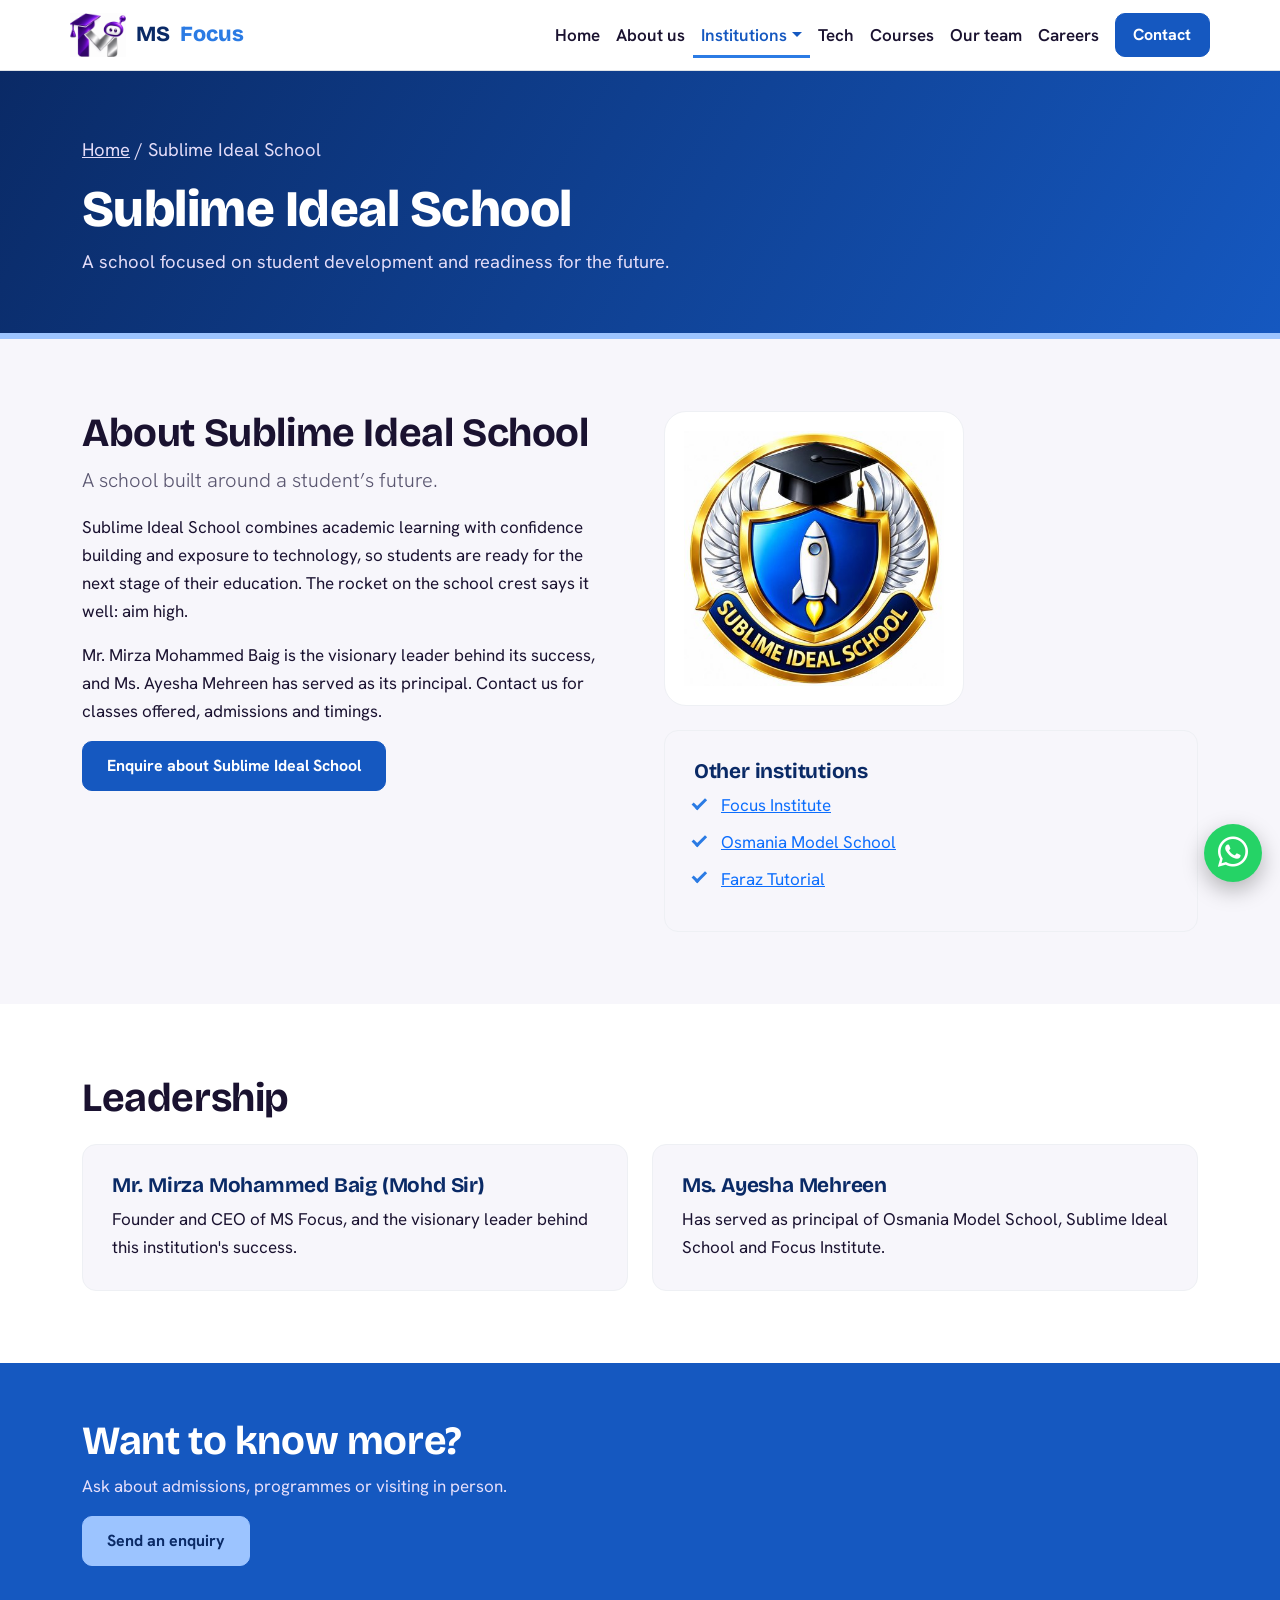
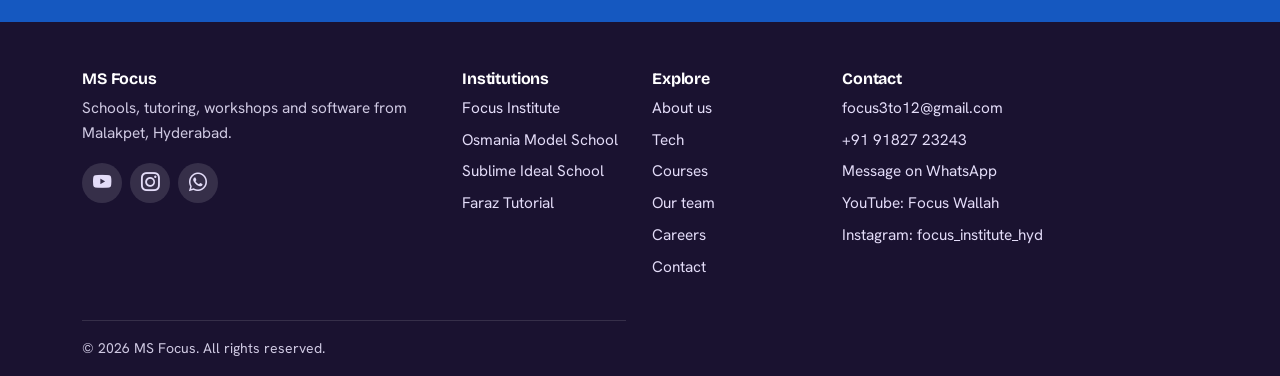
<file: sublimeidealschool.html>
<!DOCTYPE html>
<html lang="en">
<head>
<meta charset="UTF-8">
<meta name="viewport" content="width=device-width, initial-scale=1">
<title>Sublime Ideal School | MS Focus</title>
<meta name="description" content="A school focused on student development and readiness for the future.">
<meta property="og:title" content="Sublime Ideal School | MS Focus">
<meta property="og:description" content="A school focused on student development and readiness for the future.">
<meta property="og:image" content="https://www.msfocus.in/images/logo/msfocuslogo.jpeg">
<meta property="og:type" content="website">
<link rel="icon" type="image/png" href="images/logo/logo.png">
<link rel="preconnect" href="https://fonts.googleapis.com">
<link rel="preconnect" href="https://fonts.gstatic.com" crossorigin>
<link href="https://fonts.googleapis.com/css2?family=Bricolage+Grotesque:opsz,wght@12..96,600;12..96,700;12..96,800&family=Hanken+Grotesk:wght@400;600;700&display=swap" rel="stylesheet">
<link href="https://cdn.jsdelivr.net/npm/bootstrap@5.3.3/dist/css/bootstrap.min.css" rel="stylesheet">
<link href="https://cdn.jsdelivr.net/npm/bootstrap-icons@1.11.3/font/bootstrap-icons.min.css" rel="stylesheet">
<link rel="stylesheet" href="style.css">
</head>
<body class="theme-sublime">
<a class="skip" href="#main">Skip to content</a>
<header class="sticky-top bg-white border-bottom">
<nav class="navbar navbar-expand-lg container" aria-label="Main">
  <a class="navbar-brand brand" href="index.html"><img src="images/logo/logo.png" alt="" width="56" height="44">MS<span>Focus</span></a>
  <button class="navbar-toggler" type="button" data-bs-toggle="collapse" data-bs-target="#mainNav" aria-controls="mainNav" aria-expanded="false" aria-label="Open navigation menu"><span class="navbar-toggler-icon"></span></button>
  <div class="collapse navbar-collapse" id="mainNav"><ul class="navbar-nav ms-auto align-items-lg-center"><li class="nav-item"><a class="nav-link" href="index.html">Home</a></li><li class="nav-item"><a class="nav-link" href="Aboutus.html">About us</a></li><li class="nav-item dropdown"><a class="nav-link dropdown-toggle active" href="#" role="button" data-bs-toggle="dropdown" aria-expanded="false">Institutions</a><ul class="dropdown-menu"><li><a class="dropdown-item" href="focusinstitute.html">Focus Institute</a></li><li><a class="dropdown-item" href="osmaniamodelschool.html">Osmania Model School</a></li><li><a class="dropdown-item active" href="sublimeidealschool.html" aria-current="page">Sublime Ideal School</a></li><li><a class="dropdown-item" href="faraztutorial.html">Faraz Tutorial</a></li></ul></li><li class="nav-item"><a class="nav-link" href="techcompany.html">Tech</a></li><li class="nav-item"><a class="nav-link" href="othercources.html">Courses</a></li><li class="nav-item"><a class="nav-link" href="ourteachers.html">Our team</a></li><li class="nav-item"><a class="nav-link" href="carriers.html">Careers</a></li><li class="nav-item ms-lg-2"><a class="btn btn-brand" href="contact.html">Contact</a></li></ul></div>
</nav></header>
<main id="main">
<section class="page-hero"><div class="container"><p class="crumbs"><a href="index.html">Home</a> / Sublime Ideal School</p><h1>Sublime Ideal School</h1><p class="mb-0">A school focused on student development and readiness for the future.</p></div></section><section class="section"><div class="container"><div class="row g-5">
<div class="col-lg-6"><h2>About Sublime Ideal School</h2><p class="lead">A school built around a student’s future.</p><p>Sublime Ideal School combines academic learning with confidence building and exposure to technology, so students are ready for the next stage of their education. The rocket on the school crest says it well: aim high.</p><p>Mr. Mirza Mohammed Baig is the visionary leader behind its success, and Ms. Ayesha Mehreen has served as its principal. Contact us for classes offered, admissions and timings.</p><a class="btn btn-brand" href="contact.html?interest=Sublime%20Ideal%20School">Enquire about Sublime Ideal School</a></div>
<div class="col-lg-6"><div class="logo-card mb-4"><img class="img-fluid" src="images/logo/sublimelogo.jpeg" alt="Sublime Ideal School logo" width="300" height="295"></div><div class="card"><div class="card-body"><h3>Other institutions</h3><ul class="ticks mb-0"><li><a href="focusinstitute.html">Focus Institute</a></li><li><a href="osmaniamodelschool.html">Osmania Model School</a></li><li><a href="faraztutorial.html">Faraz Tutorial</a></li></ul></div></div></div></div></div></section><section class="section section-alt"><div class="container"><h2 class="mb-4">Leadership</h2><div class="row g-4">
<div class="col-md-6"><div class="card h-100"><div class="card-body"><h3>Mr. Mirza Mohammed Baig (Mohd Sir)</h3><p class="mb-0">Founder and CEO of MS Focus, and the visionary leader behind this institution's success.</p></div></div></div>
<div class="col-md-6"><div class="card h-100"><div class="card-body"><h3>Ms. Ayesha Mehreen</h3><p class="mb-0">Has served as principal of Osmania Model School, Sublime Ideal School and Focus Institute.</p></div></div></div></div></div></section><section class="cta-band"><div class="container"><h2>Want to know more?</h2><p>Ask about admissions, programmes or visiting in person.</p><a class="btn btn-accent" href="contact.html?interest=Sublime%20Ideal%20School">Send an enquiry</a></div></section>
</main>
<footer class="site-footer pt-5 pb-3">
<div class="container"><div class="row g-4">
  <div class="col-lg-4"><h3>MS Focus</h3><p>Schools, tutoring, workshops and software from Malakpet, Hyderabad.</p>
    <div class="d-flex gap-2"><a class="social" href="https://www.youtube.com/@focuswallah" target="_blank" rel="noopener" aria-label="YouTube: Focus Wallah"><i class="bi bi-youtube"></i></a><a class="social" href="https://www.instagram.com/focus_institute_hyd/" target="_blank" rel="noopener" aria-label="Instagram: focus_institute_hyd"><i class="bi bi-instagram"></i></a><a class="social" href="https://wa.me/919182723243" target="_blank" rel="noopener" aria-label="WhatsApp"><i class="bi bi-whatsapp"></i></a></div></div>
  <div class="col-6 col-lg-2"><h3>Institutions</h3><ul class="list-unstyled"><li><a href="focusinstitute.html">Focus Institute</a></li><li><a href="osmaniamodelschool.html">Osmania Model School</a></li><li><a href="sublimeidealschool.html">Sublime Ideal School</a></li><li><a href="faraztutorial.html">Faraz Tutorial</a></li></ul></div>
  <div class="col-6 col-lg-2"><h3>Explore</h3><ul class="list-unstyled"><li><a href="Aboutus.html">About us</a></li><li><a href="techcompany.html">Tech</a></li><li><a href="othercources.html">Courses</a></li><li><a href="ourteachers.html">Our team</a></li><li><a href="carriers.html">Careers</a></li><li><a href="contact.html">Contact</a></li></ul></div>
  <div class="col-lg-4"><h3>Contact</h3><ul class="list-unstyled">
    <li><a href="mailto:focus3to12@gmail.com">focus3to12@gmail.com</a></li>
    <li><a href="tel:+919182723243">+91 91827 23243</a></li>
    <li><a href="https://wa.me/919182723243">Message on WhatsApp</a></li>
    <li><a href="https://www.youtube.com/@focuswallah" target="_blank" rel="noopener">YouTube: Focus Wallah</a></li>
    <li><a href="https://www.instagram.com/focus_institute_hyd/" target="_blank" rel="noopener">Instagram: focus_institute_hyd</a></li></ul></div>
</div><p class="copy mt-4 pt-3 mb-0">&copy; <span class="year">2026</span> MS Focus. All rights reserved.</p></div></footer>
<a class="wa-float" href="https://wa.me/919182723243?text=Hello%20MS%20Focus" target="_blank" rel="noopener" aria-label="Chat with us on WhatsApp"><i class="bi bi-whatsapp"></i></a>
<script src="https://cdn.jsdelivr.net/npm/bootstrap@5.3.3/dist/js/bootstrap.bundle.min.js"></script>
<script src="script.js"></script>
</body>
</html>
</file>
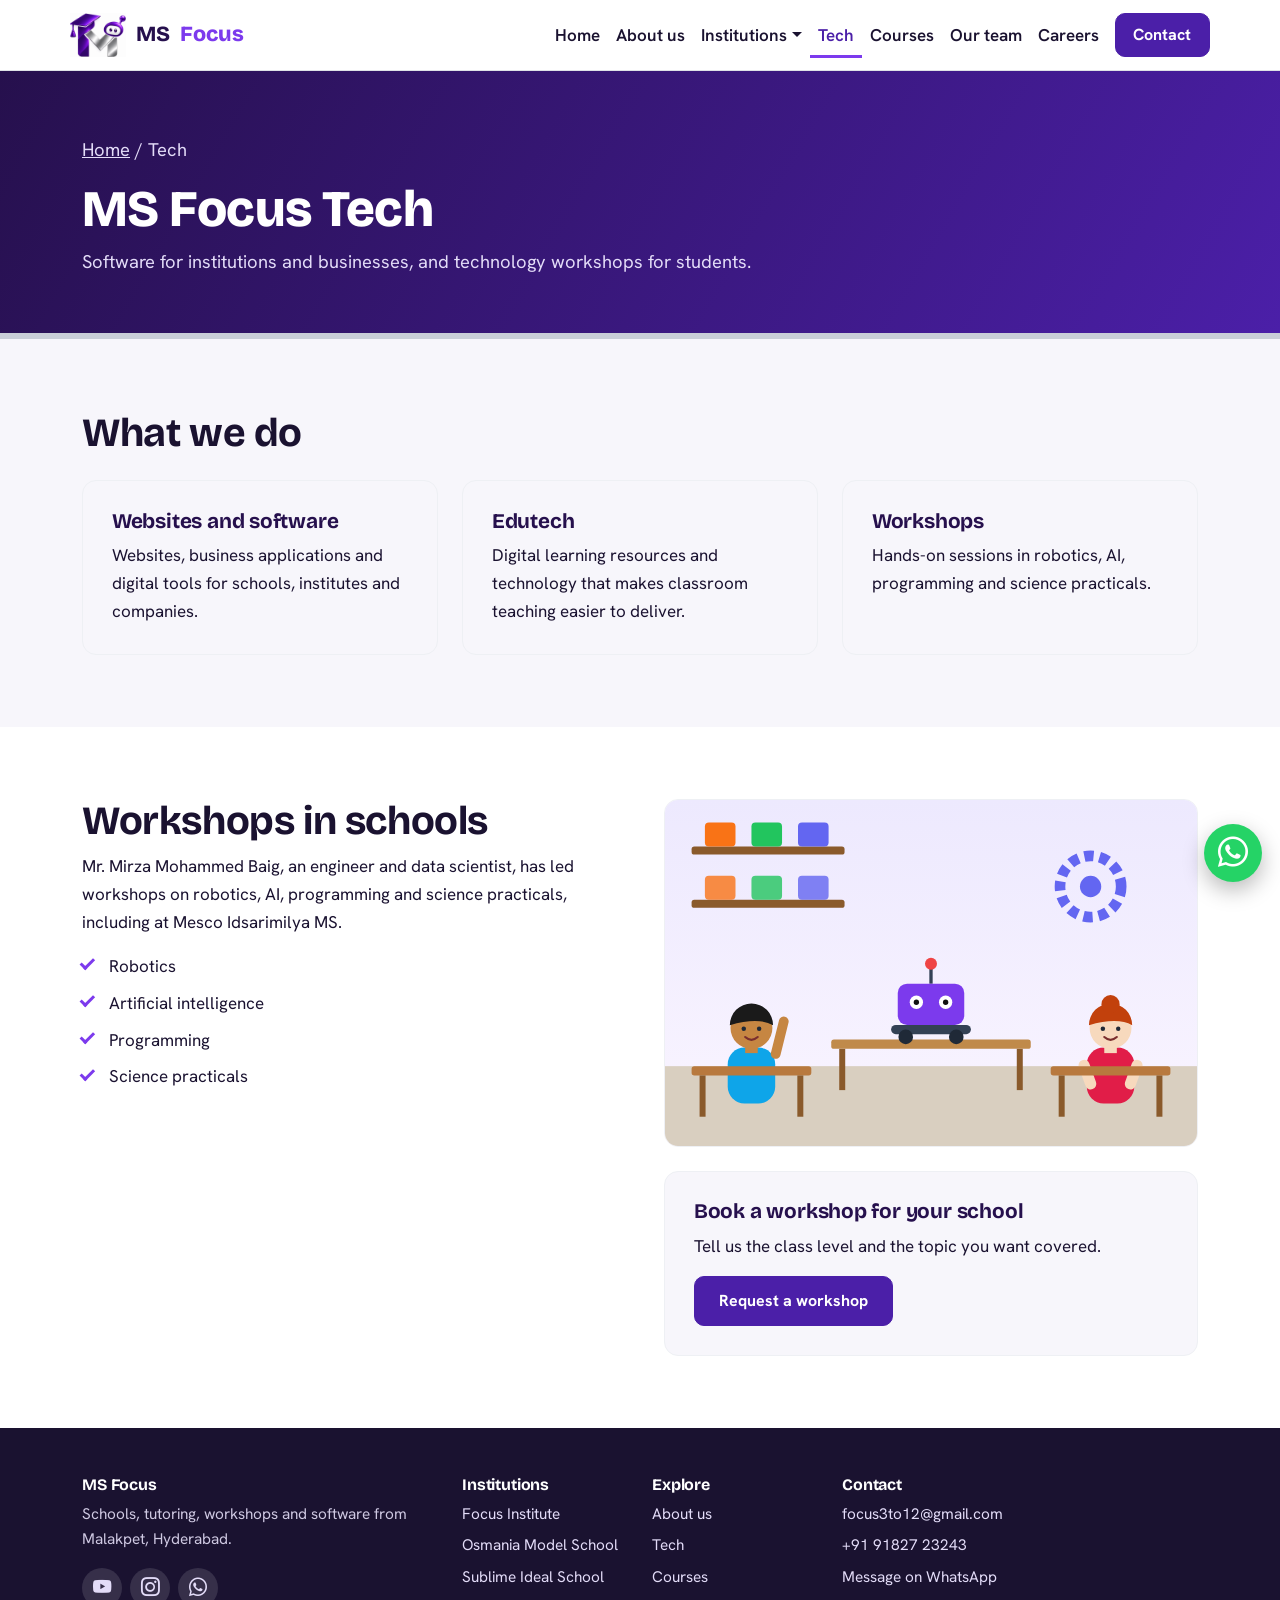
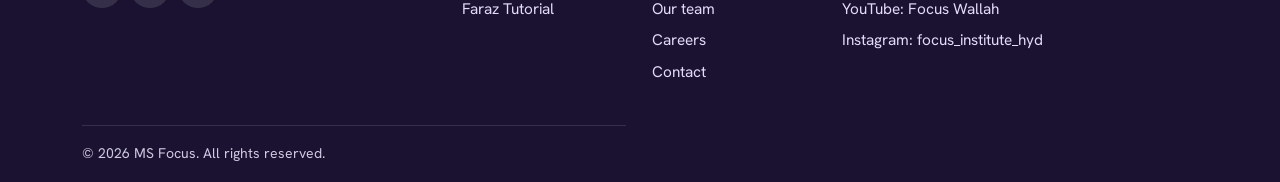
<file: techcompany.html>
<!DOCTYPE html>
<html lang="en">
<head>
<meta charset="UTF-8">
<meta name="viewport" content="width=device-width, initial-scale=1">
<title>Tech | MS Focus</title>
<meta name="description" content="MS Focus builds websites and software and runs robotics, AI and programming workshops for schools.">
<meta property="og:title" content="Tech | MS Focus">
<meta property="og:description" content="MS Focus builds websites and software and runs robotics, AI and programming workshops for schools.">
<meta property="og:image" content="https://www.msfocus.in/images/logo/msfocuslogo.jpeg">
<meta property="og:type" content="website">
<link rel="icon" type="image/png" href="images/logo/logo.png">
<link rel="preconnect" href="https://fonts.googleapis.com">
<link rel="preconnect" href="https://fonts.gstatic.com" crossorigin>
<link href="https://fonts.googleapis.com/css2?family=Bricolage+Grotesque:opsz,wght@12..96,600;12..96,700;12..96,800&family=Hanken+Grotesk:wght@400;600;700&display=swap" rel="stylesheet">
<link href="https://cdn.jsdelivr.net/npm/bootstrap@5.3.3/dist/css/bootstrap.min.css" rel="stylesheet">
<link href="https://cdn.jsdelivr.net/npm/bootstrap-icons@1.11.3/font/bootstrap-icons.min.css" rel="stylesheet">
<link rel="stylesheet" href="style.css">
</head>
<body class="">
<a class="skip" href="#main">Skip to content</a>
<header class="sticky-top bg-white border-bottom">
<nav class="navbar navbar-expand-lg container" aria-label="Main">
  <a class="navbar-brand brand" href="index.html"><img src="images/logo/logo.png" alt="" width="56" height="44">MS<span>Focus</span></a>
  <button class="navbar-toggler" type="button" data-bs-toggle="collapse" data-bs-target="#mainNav" aria-controls="mainNav" aria-expanded="false" aria-label="Open navigation menu"><span class="navbar-toggler-icon"></span></button>
  <div class="collapse navbar-collapse" id="mainNav"><ul class="navbar-nav ms-auto align-items-lg-center"><li class="nav-item"><a class="nav-link" href="index.html">Home</a></li><li class="nav-item"><a class="nav-link" href="Aboutus.html">About us</a></li><li class="nav-item dropdown"><a class="nav-link dropdown-toggle" href="#" role="button" data-bs-toggle="dropdown" aria-expanded="false">Institutions</a><ul class="dropdown-menu"><li><a class="dropdown-item" href="focusinstitute.html">Focus Institute</a></li><li><a class="dropdown-item" href="osmaniamodelschool.html">Osmania Model School</a></li><li><a class="dropdown-item" href="sublimeidealschool.html">Sublime Ideal School</a></li><li><a class="dropdown-item" href="faraztutorial.html">Faraz Tutorial</a></li></ul></li><li class="nav-item"><a class="nav-link active" aria-current="page" href="techcompany.html">Tech</a></li><li class="nav-item"><a class="nav-link" href="othercources.html">Courses</a></li><li class="nav-item"><a class="nav-link" href="ourteachers.html">Our team</a></li><li class="nav-item"><a class="nav-link" href="carriers.html">Careers</a></li><li class="nav-item ms-lg-2"><a class="btn btn-brand" href="contact.html">Contact</a></li></ul></div>
</nav></header>
<main id="main">
<section class="page-hero"><div class="container"><p class="crumbs"><a href="index.html">Home</a> / Tech</p><h1>MS Focus Tech</h1><p class="mb-0">Software for institutions and businesses, and technology workshops for students.</p></div></section>
<section class="section"><div class="container"><h2 class="mb-4">What we do</h2><div class="row g-4">
<div class="col-md-4"><div class="card h-100"><div class="card-body"><h3>Websites and software</h3><p class="mb-0">Websites, business applications and digital tools for schools, institutes and companies.</p></div></div></div>
<div class="col-md-4"><div class="card h-100"><div class="card-body"><h3>Edutech</h3><p class="mb-0">Digital learning resources and technology that makes classroom teaching easier to deliver.</p></div></div></div>
<div class="col-md-4"><div class="card h-100"><div class="card-body"><h3>Workshops</h3><p class="mb-0">Hands-on sessions in robotics, AI, programming and science practicals.</p></div></div></div></div></div></section>
<section class="section section-alt"><div class="container"><div class="row g-5"><div class="col-lg-6"><h2>Workshops in schools</h2><p>Mr. Mirza Mohammed Baig, an engineer and data scientist, has led workshops on robotics, AI, programming and science practicals, including at Mesco Idsarimilya MS.</p><ul class="ticks"><li>Robotics</li><li>Artificial intelligence</li><li>Programming</li><li>Science practicals</li></ul></div>
<div class="col-lg-6"><figure class="gallery mb-4"><img class="img-fluid" src="images/robotics-lab.svg" alt="Students working with a robot in a robotics lab" loading="lazy"></figure><div class="card"><div class="card-body"><h3>Book a workshop for your school</h3><p>Tell us the class level and the topic you want covered.</p><a class="btn btn-brand" href="contact.html?interest=Workshops">Request a workshop</a></div></div></div></div></div></section>
</main>
<footer class="site-footer pt-5 pb-3">
<div class="container"><div class="row g-4">
  <div class="col-lg-4"><h3>MS Focus</h3><p>Schools, tutoring, workshops and software from Malakpet, Hyderabad.</p>
    <div class="d-flex gap-2"><a class="social" href="https://www.youtube.com/@focuswallah" target="_blank" rel="noopener" aria-label="YouTube: Focus Wallah"><i class="bi bi-youtube"></i></a><a class="social" href="https://www.instagram.com/focus_institute_hyd/" target="_blank" rel="noopener" aria-label="Instagram: focus_institute_hyd"><i class="bi bi-instagram"></i></a><a class="social" href="https://wa.me/919182723243" target="_blank" rel="noopener" aria-label="WhatsApp"><i class="bi bi-whatsapp"></i></a></div></div>
  <div class="col-6 col-lg-2"><h3>Institutions</h3><ul class="list-unstyled"><li><a href="focusinstitute.html">Focus Institute</a></li><li><a href="osmaniamodelschool.html">Osmania Model School</a></li><li><a href="sublimeidealschool.html">Sublime Ideal School</a></li><li><a href="faraztutorial.html">Faraz Tutorial</a></li></ul></div>
  <div class="col-6 col-lg-2"><h3>Explore</h3><ul class="list-unstyled"><li><a href="Aboutus.html">About us</a></li><li><a href="techcompany.html">Tech</a></li><li><a href="othercources.html">Courses</a></li><li><a href="ourteachers.html">Our team</a></li><li><a href="carriers.html">Careers</a></li><li><a href="contact.html">Contact</a></li></ul></div>
  <div class="col-lg-4"><h3>Contact</h3><ul class="list-unstyled">
    <li><a href="mailto:focus3to12@gmail.com">focus3to12@gmail.com</a></li>
    <li><a href="tel:+919182723243">+91 91827 23243</a></li>
    <li><a href="https://wa.me/919182723243">Message on WhatsApp</a></li>
    <li><a href="https://www.youtube.com/@focuswallah" target="_blank" rel="noopener">YouTube: Focus Wallah</a></li>
    <li><a href="https://www.instagram.com/focus_institute_hyd/" target="_blank" rel="noopener">Instagram: focus_institute_hyd</a></li></ul></div>
</div><p class="copy mt-4 pt-3 mb-0">&copy; <span class="year">2026</span> MS Focus. All rights reserved.</p></div></footer>
<a class="wa-float" href="https://wa.me/919182723243?text=Hello%20MS%20Focus" target="_blank" rel="noopener" aria-label="Chat with us on WhatsApp"><i class="bi bi-whatsapp"></i></a>
<script src="https://cdn.jsdelivr.net/npm/bootstrap@5.3.3/dist/js/bootstrap.bundle.min.js"></script>
<script src="script.js"></script>
</body>
</html>
</file>
<file: style.css>
/* MS Focus - theme layer on top of Bootstrap 5 */
:root {
  --violet-900: #26104d; --violet-700: #4b1fa8; --violet-500: #7c3aed; --violet-100: #ede7fb;
  --accent: #c9ced8; --on-accent: #26104d;
  --ink: #1a1230; --muted: #5a5670; --paper: #f7f6fb;
  --bs-body-font-family: "Hanken Grotesk", "Segoe UI", system-ui, sans-serif;
  --bs-body-color: var(--ink); --bs-body-bg: var(--paper);
  --bs-link-color: var(--violet-700); --bs-link-hover-color: var(--violet-500);
  --bs-border-radius: 12px;
}
.theme-focus, .theme-faraz { --violet-900:#6e0b17; --violet-700:#c8102e; --violet-500:#e02435; --violet-100:#fde8ea; --accent:#ffc61a; --on-accent:#3a0a0a; }
.theme-osmania { --violet-900:#0b3d24; --violet-700:#12803f; --violet-500:#1fa356; --violet-100:#e3f5ea; --accent:#9be564; --on-accent:#0b3d24; }
.theme-sublime { --violet-900:#0a2a66; --violet-700:#1558c0; --violet-500:#2b7be4; --violet-100:#e4eefc; --accent:#9cc4ff; --on-accent:#0a2a66; }

body { font-size: 1.0625rem; line-height: 1.65; }
h1, h2, h3 { font-family: "Bricolage Grotesque", "Segoe UI", system-ui, sans-serif; line-height: 1.12; letter-spacing: -.01em; }
h1 { font-size: clamp(2.3rem, 5.4vw, 4rem); font-weight: 800; }
h2 { font-size: clamp(1.7rem, 3.4vw, 2.5rem); font-weight: 700; }
h3 { font-size: 1.3rem; font-weight: 700; color: var(--violet-900); }
p { max-width: 68ch; }
.lead { color: var(--muted); }
:focus-visible { outline: 3px solid var(--violet-500); outline-offset: 3px; }
.skip { position: absolute; left: -999px; top: 0; background: #fff; padding: .6rem 1rem; z-index: 2000; }
.skip:focus { left: 8px; top: 8px; }
.section { padding: 4.5rem 0; }
.section-alt { background: #fff; }
.section-alt .card { background: var(--paper); }
.card { border: 1px solid #eef0f4; border-radius: 14px; overflow: hidden; }
.card-body { padding: 1.8rem; }
.note { background: var(--violet-100); border-left: 4px solid var(--violet-500); padding: 1rem 1.2rem; border-radius: 8px; }

/* Header */
.site-header, header.sticky-top { z-index: 1030; }
.brand { display: flex; align-items: center; gap: .65rem; font-family: "Bricolage Grotesque", sans-serif; font-weight: 800; font-size: 1.35rem; color: var(--violet-900); }
.brand img { height: 44px; width: auto; }
.brand span { color: var(--violet-500); }
.navbar-nav .nav-link { font-weight: 600; color: var(--ink); border-radius: 8px; padding: .55rem .8rem; }
.navbar-nav .nav-link:hover, .dropdown-item:hover { background: var(--violet-100); color: var(--violet-700); }
.navbar-nav .nav-link.active { color: var(--violet-700); box-shadow: inset 0 -3px 0 var(--violet-500); border-radius: 0; }
.dropdown-item.active, .dropdown-item:active { background: var(--violet-700); color: #fff; }
.dropdown-menu { border-radius: 12px; padding: .4rem; }

/* Buttons */
.btn { font-weight: 700; padding: .75rem 1.5rem; border-radius: 10px; }
.btn-brand { background: var(--violet-700); border-color: var(--violet-700); color: #fff; }
.btn-brand:hover, .btn-brand:focus, .btn-brand.active { background: var(--violet-500); border-color: var(--violet-500); color: #fff; }
.btn-outline-brand { border: 2px solid var(--violet-700); color: var(--violet-700); background: transparent; }
.btn-outline-brand:hover { background: var(--violet-100); color: var(--violet-700); border-color: var(--violet-700); }
.btn-accent { background: var(--accent); border-color: var(--accent); color: var(--on-accent); }
.btn-accent:hover { filter: brightness(1.08); background: var(--accent); color: var(--on-accent); }
.btn-ghost { border: 2px solid rgba(255,255,255,.55); color: #fff; }
.btn-ghost:hover { background: rgba(255,255,255,.14); color: #fff; }
.navbar .btn-brand { padding: .55rem 1.1rem; }

/* Heroes */
.hero { background: var(--violet-900); color: #fff; padding: 5rem 0; position: relative; overflow: hidden; }
.hero h1 { color: #fff; }
.hero .lead { color: #d9d2f0; }
.hero-logo { background: #fff; border-radius: 22px; padding: 1.2rem; box-shadow: 0 24px 60px rgba(0,0,0,.35); max-width: 440px; margin-inline: auto; }
@media (min-width: 992px) { .hero-logo { transform: rotate(1.5deg); } }
.page-hero { background: linear-gradient(120deg, var(--violet-900), var(--violet-700)); border-bottom: 6px solid var(--accent); color: #fff; padding: 4rem 0 3.5rem; }
.page-hero h1 { font-size: clamp(2rem, 4.6vw, 3.2rem); color: #fff; }
.page-hero p { color: #e3dcf8; font-size: 1.15rem; }
.crumbs { font-size: .9rem; color: #bfb4e6; margin-bottom: 1rem; }
.crumbs a { color: #e3dcf8; }

/* Institution circles */
.circles { padding: 2.6rem 0 0; }
.circle-row { list-style: none; margin: 0; padding: 0; display: flex; flex-wrap: wrap; justify-content: center; gap: 2.4rem 3.2rem; }
.circle { display: flex; flex-direction: column; align-items: center; gap: .7rem; text-decoration: none; color: var(--ink); font-weight: 700; text-align: center; max-width: 150px; }
.circle:hover { color: var(--violet-700); }
.disc { width: 132px; height: 132px; border-radius: 50%; padding: 5px; display: grid; place-items: center; box-shadow: 0 8px 22px rgba(38,16,77,.16); transition: transform .2s; }
.circle:hover .disc { transform: translateY(-4px); }
.disc img, .disc .ini { width: 100%; height: 100%; border-radius: 50%; background: #fff; border: 3px solid #fff; }
.disc img.contain { object-fit: contain; padding: 14px; }
.disc img.cover { object-fit: cover; }
.disc .ini { display: grid; place-items: center; font: 800 2.2rem "Bricolage Grotesque", sans-serif; }

/* Institution rows */
.rows { border-top: 1px solid #c9ced8; }
.inst-row { padding: 1.6rem 0; border-bottom: 1px solid #c9ced8; }
.inst-row .mark { width: 88px; height: 88px; border-radius: 50%; background: var(--violet-100); display: grid; place-items: center; overflow: hidden; font: 800 1.8rem "Bricolage Grotesque", sans-serif; color: var(--violet-700); }
.inst-row .mark img { width: 100%; height: 100%; object-fit: contain; background: #fff; border-radius: 50%; }
.inst-row h3 a { text-decoration: none; color: var(--violet-900); }
.inst-row h3 a:hover { color: var(--violet-500); }

/* Mission / vision */
.mv { background: var(--violet-900); color: #fff; }
.mv h2 { color: #fff; }
.mv p { color: #e2dcf6; }
.mv .values { border-top: 1px solid rgba(255,255,255,.2); color: #e2dcf6; }
.mv .values strong { color: var(--accent); display: block; }

/* People */
.person .photo { aspect-ratio: 4 / 3.2; background: #eef0f4; }
.person .photo img { width: 100%; height: 100%; object-fit: cover; object-position: top; }
.person .initials { aspect-ratio: 4 / 3.2; display: grid; place-items: center; background: linear-gradient(135deg, var(--violet-100), #eef0f4); font: 800 3.4rem "Bricolage Grotesque", sans-serif; color: var(--violet-700); }
.person .role { color: var(--violet-700); font-weight: 700; }
.person p:not(.role) { color: var(--muted); font-size: .98rem; }

/* Lists, gallery, logo card */
.ticks { list-style: none; padding: 0; }
.ticks li { padding-left: 1.7rem; position: relative; margin-bottom: .55rem; }
.ticks li::before { content: ""; position: absolute; left: 0; top: .5em; width: .9rem; height: .5rem; border-left: 3px solid var(--violet-500); border-bottom: 3px solid var(--violet-500); transform: rotate(-45deg) translateY(-30%); }
.gallery figure { margin: 0; }
.gallery img { border-radius: 14px; border: 1px solid #eef0f4; background: #fff; width: 100%; }
.gallery figcaption { margin-top: .5rem; font-weight: 700; color: var(--violet-900); }
.logo-card { background: #fff; border: 1px solid #eef0f4; border-radius: 22px; padding: 1.2rem; max-width: 300px; }

/* Contact, map */
.contact-list li { margin-bottom: 1rem; }
.contact-list strong { display: block; color: var(--violet-900); }
.enquiry .form-label { font-weight: 700; margin-top: .8rem; margin-bottom: .25rem; }
.form-status { min-height: 1.5em; font-weight: 600; }
.map-wrap { border-radius: 14px; overflow: hidden; border: 1px solid #c9ced8; }
.map-frame { width: 100%; height: 100%; }

/* CTA band */
.cta-band { background: var(--violet-700); color: #fff; padding: 3.5rem 0; }
.cta-band h2 { color: #fff; }
.cta-band p { color: #e6dffb; }

/* Footer */
.site-footer { background: var(--ink); color: #cfc9e2; font-size: .96rem; }
.site-footer a { color: #e3dcf8; text-decoration: none; }
.site-footer a:hover { color: #fff; text-decoration: underline; }
.site-footer h3 { color: #fff; font-size: 1rem; }
.site-footer li { margin-bottom: .4rem; }
.site-footer .copy { border-top: 1px solid rgba(255,255,255,.12); font-size: .88rem; }
.social { display: inline-grid; place-items: center; width: 40px; height: 40px; border-radius: 50%; background: rgba(255,255,255,.12); font-size: 1.15rem; }
.social:hover { background: var(--accent); color: var(--on-accent) !important; text-decoration: none !important; }

/* WhatsApp button */
.wa-float { position: fixed; right: 18px; bottom: 18px; width: 58px; height: 58px; border-radius: 50%; background: #25d366; color: #fff; font-size: 1.9rem; display: grid; place-items: center; box-shadow: 0 8px 22px rgba(0,0,0,.28); z-index: 1040; text-decoration: none; }
.wa-float:hover { background: #1ebe5a; color: #fff; transform: scale(1.06); }

@media (max-width: 991px) { .section { padding: 3.2rem 0; } .disc { width: 112px; height: 112px; } }
@media (prefers-reduced-motion: reduce) { html { scroll-behavior: auto; } * { transition: none !important; } }
</file>
